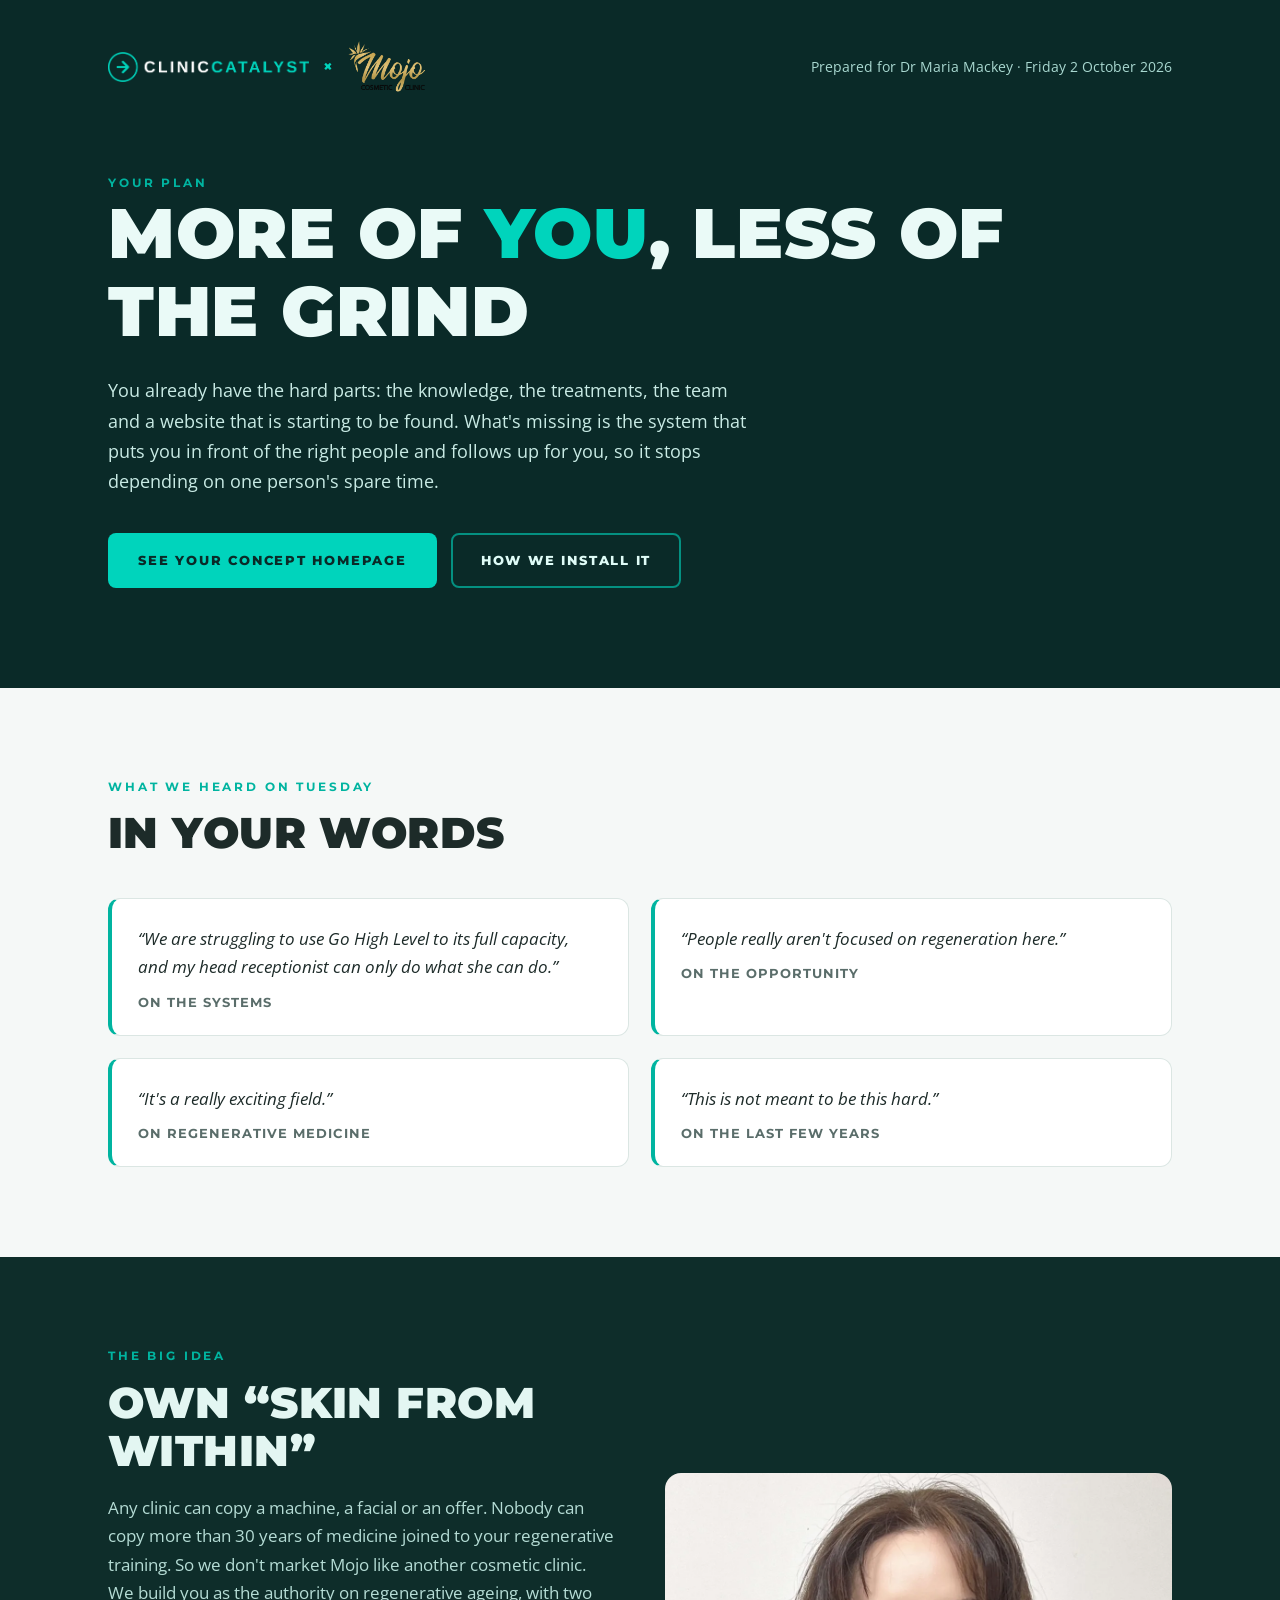
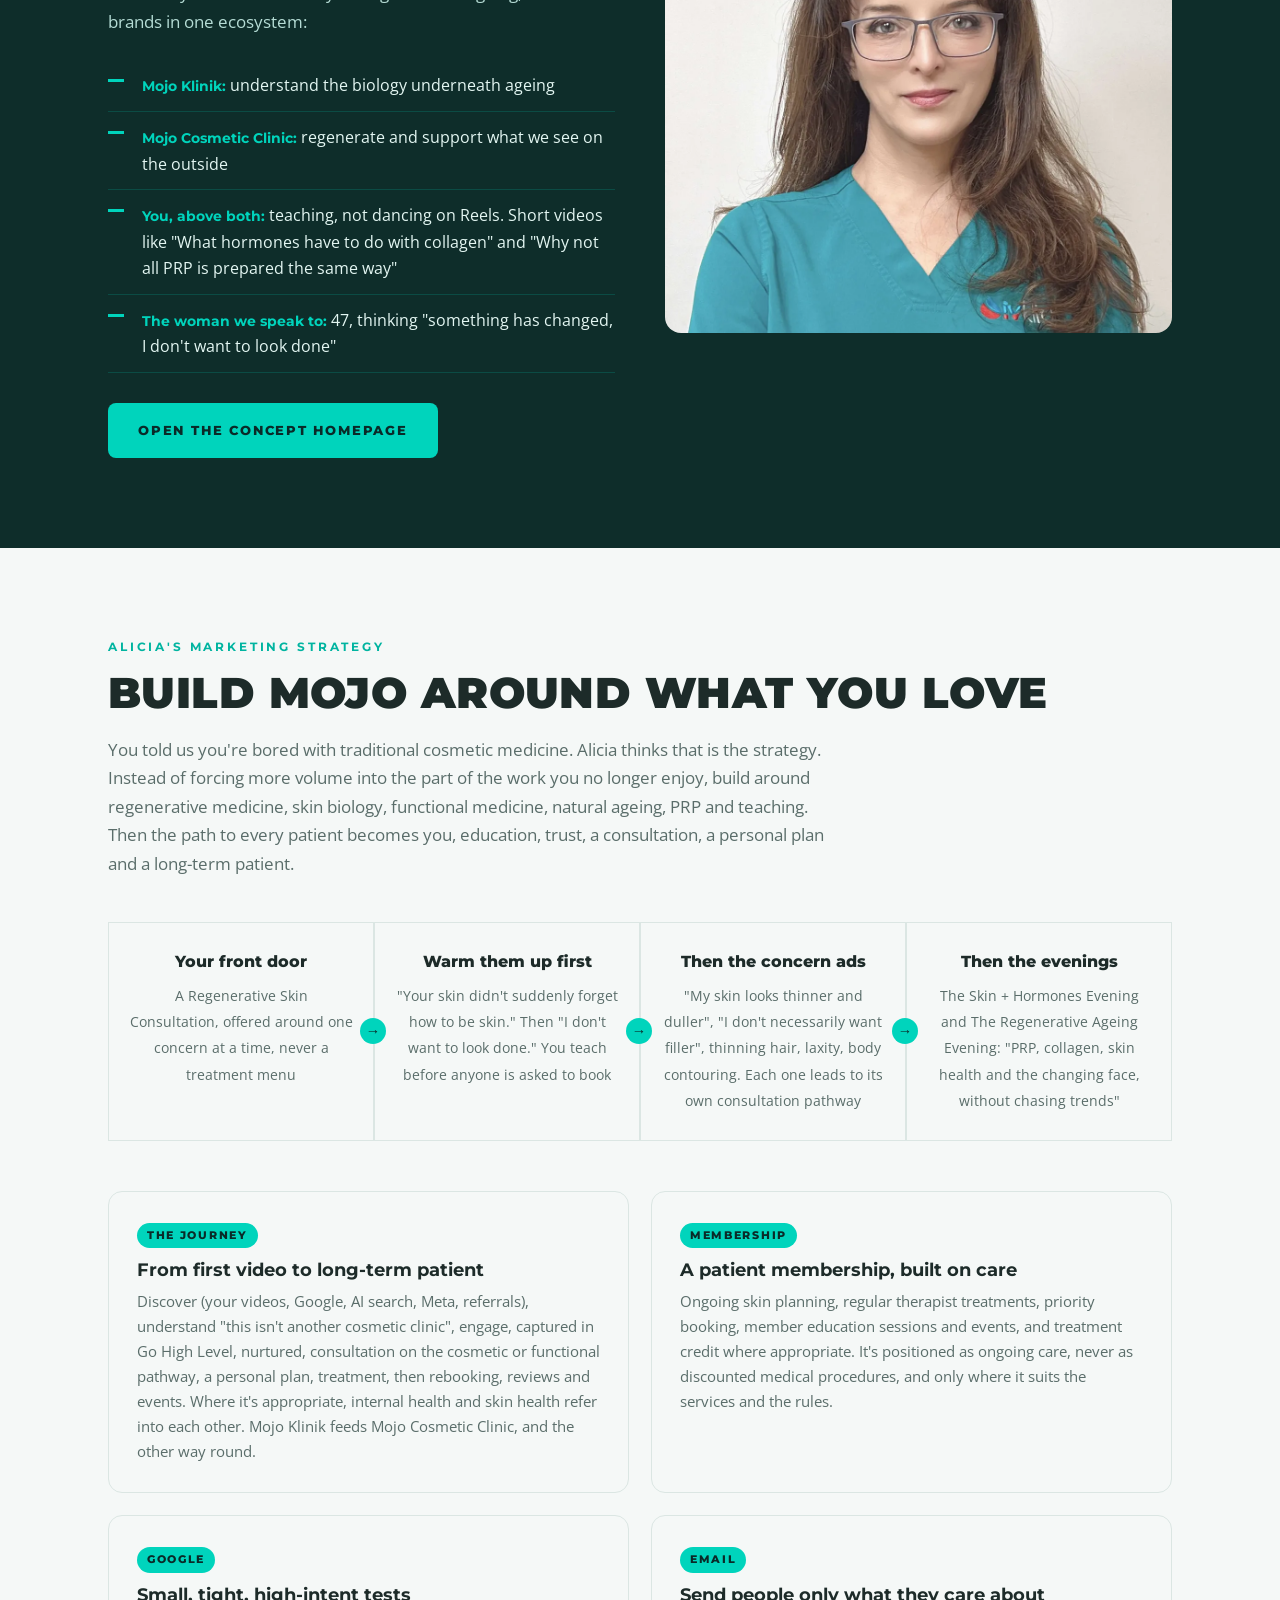
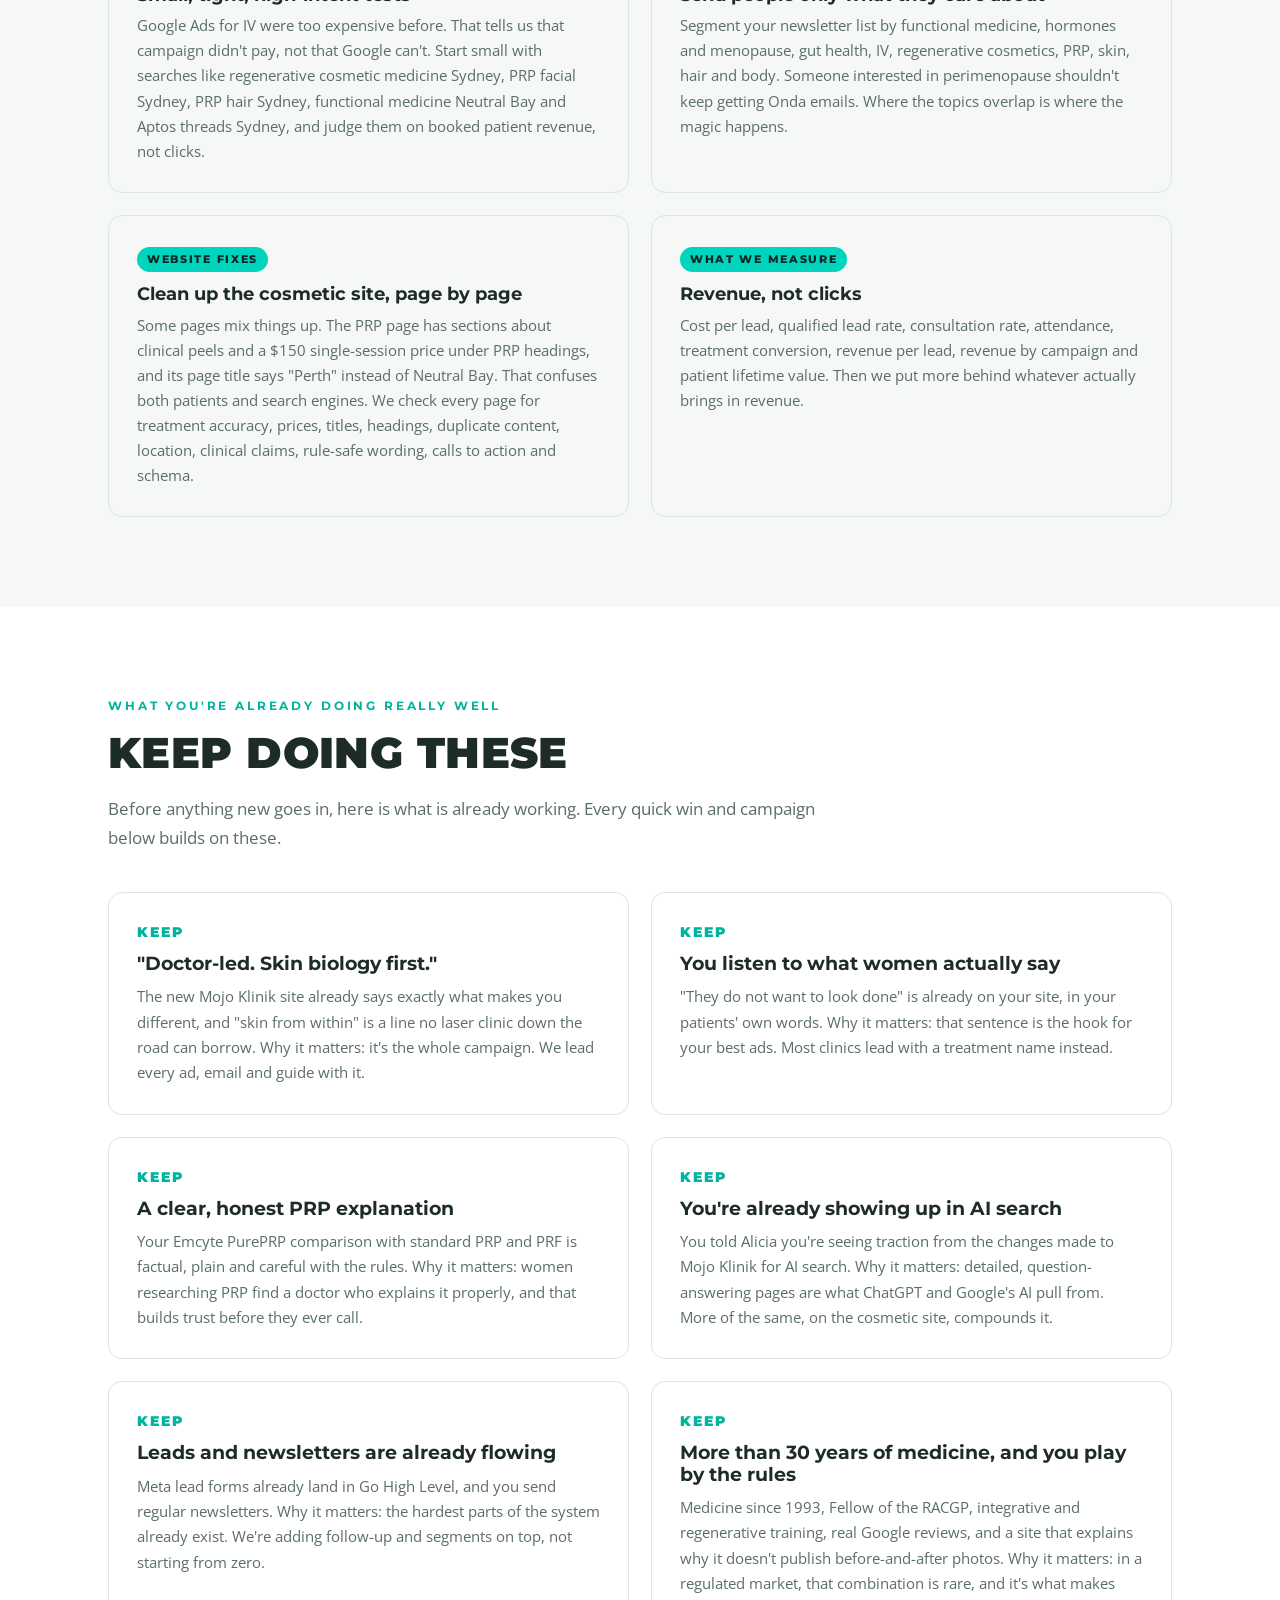
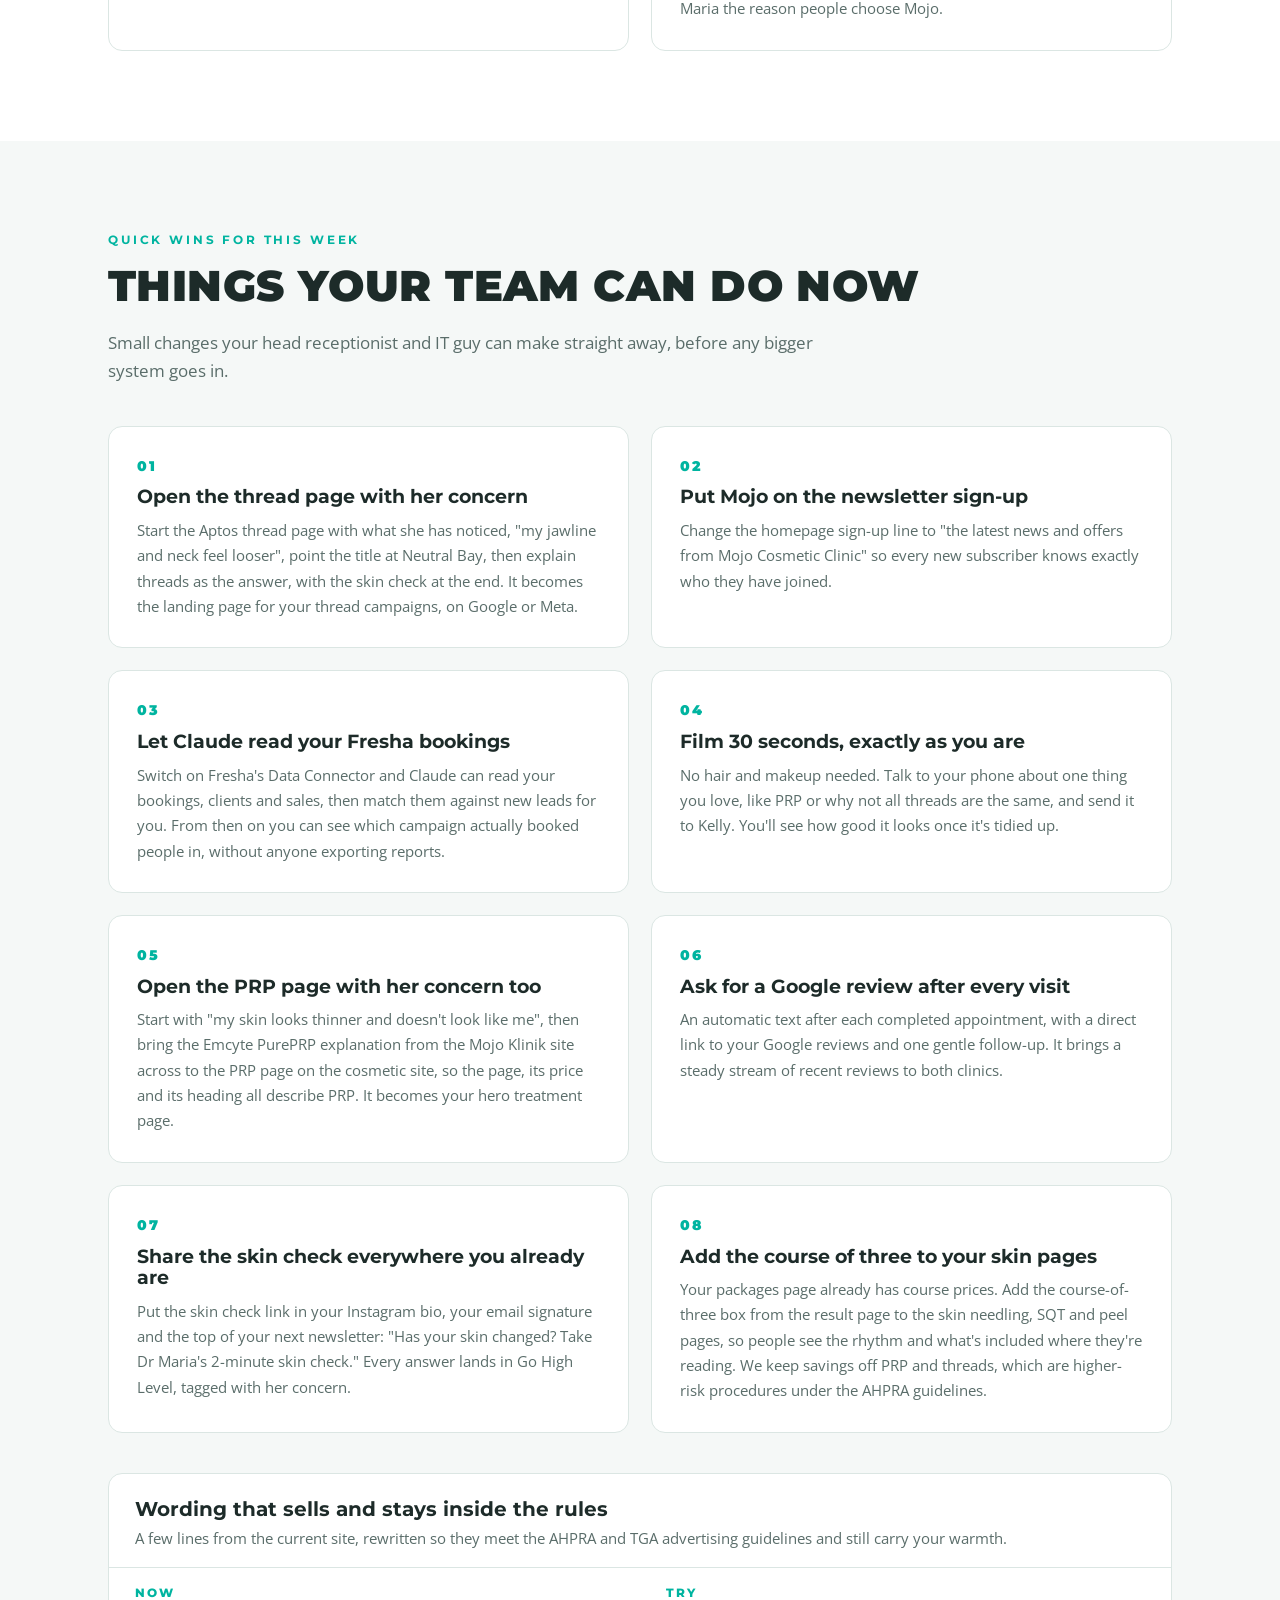
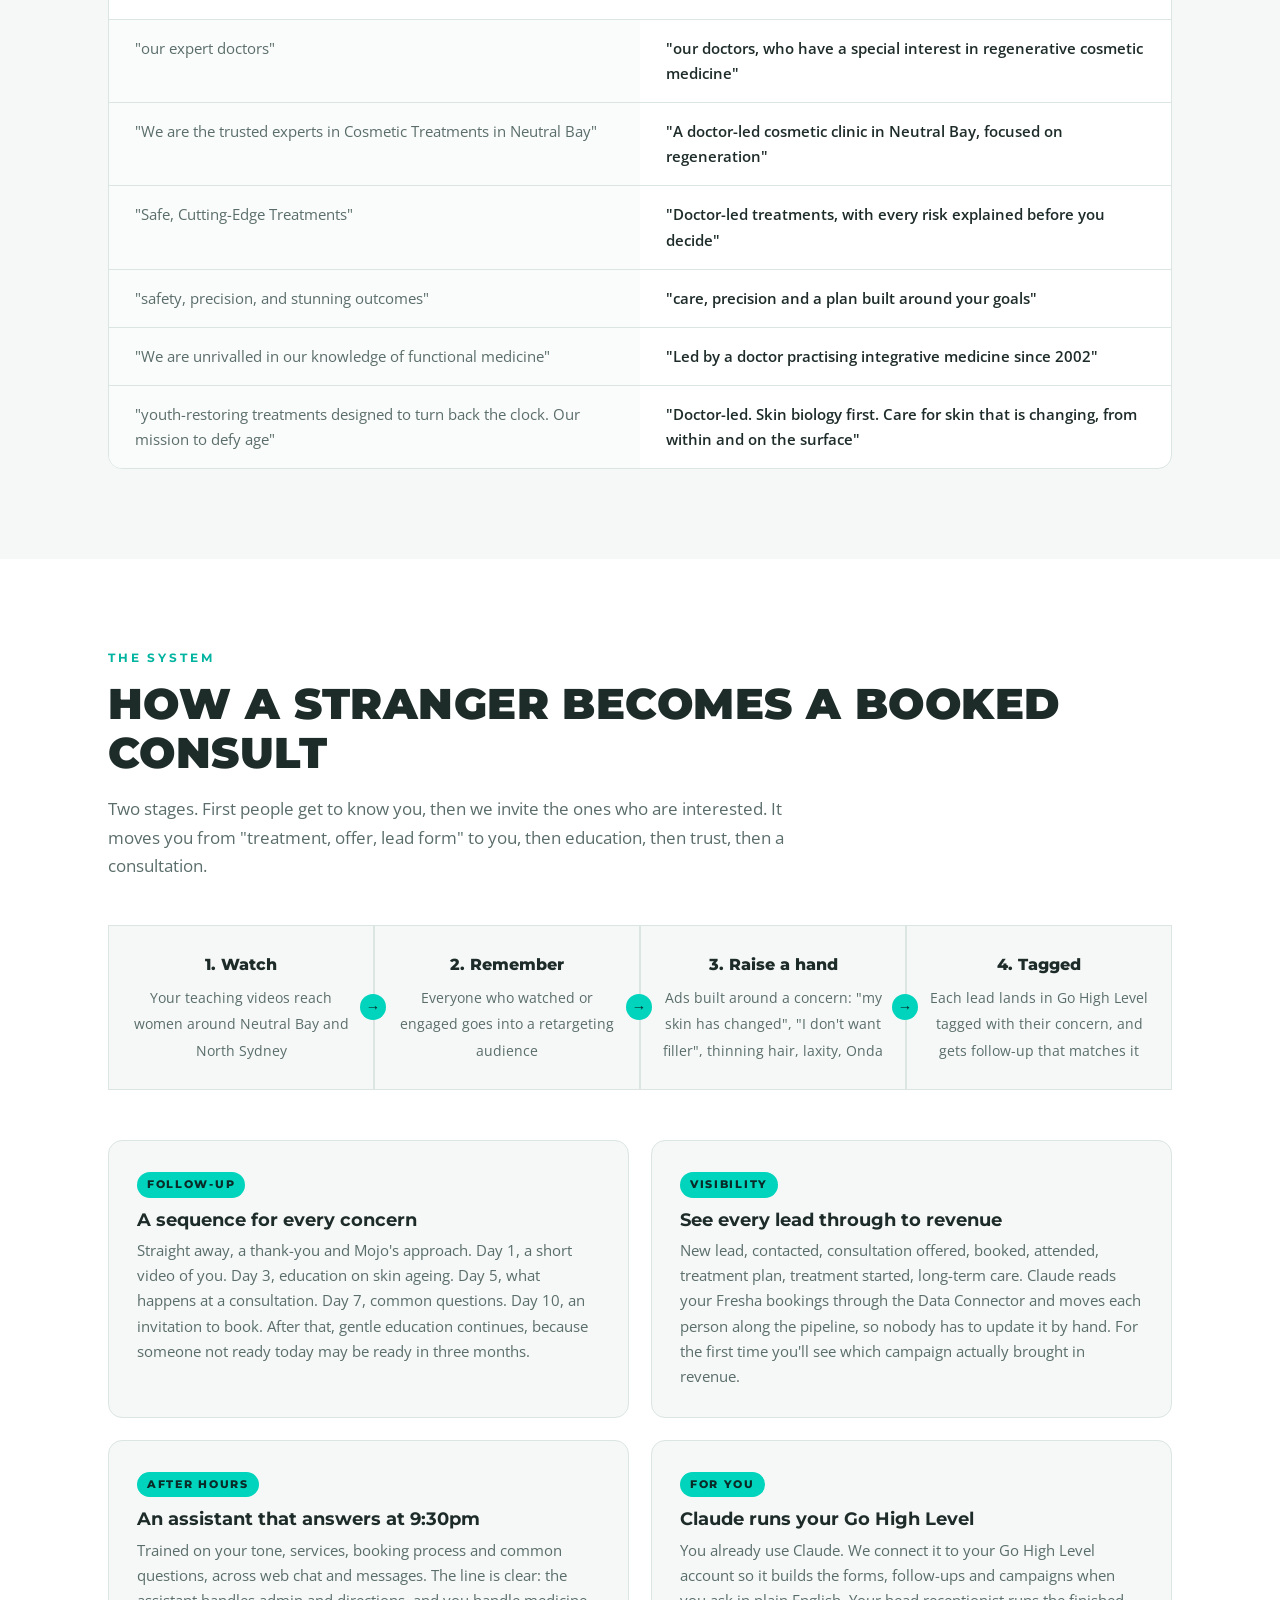
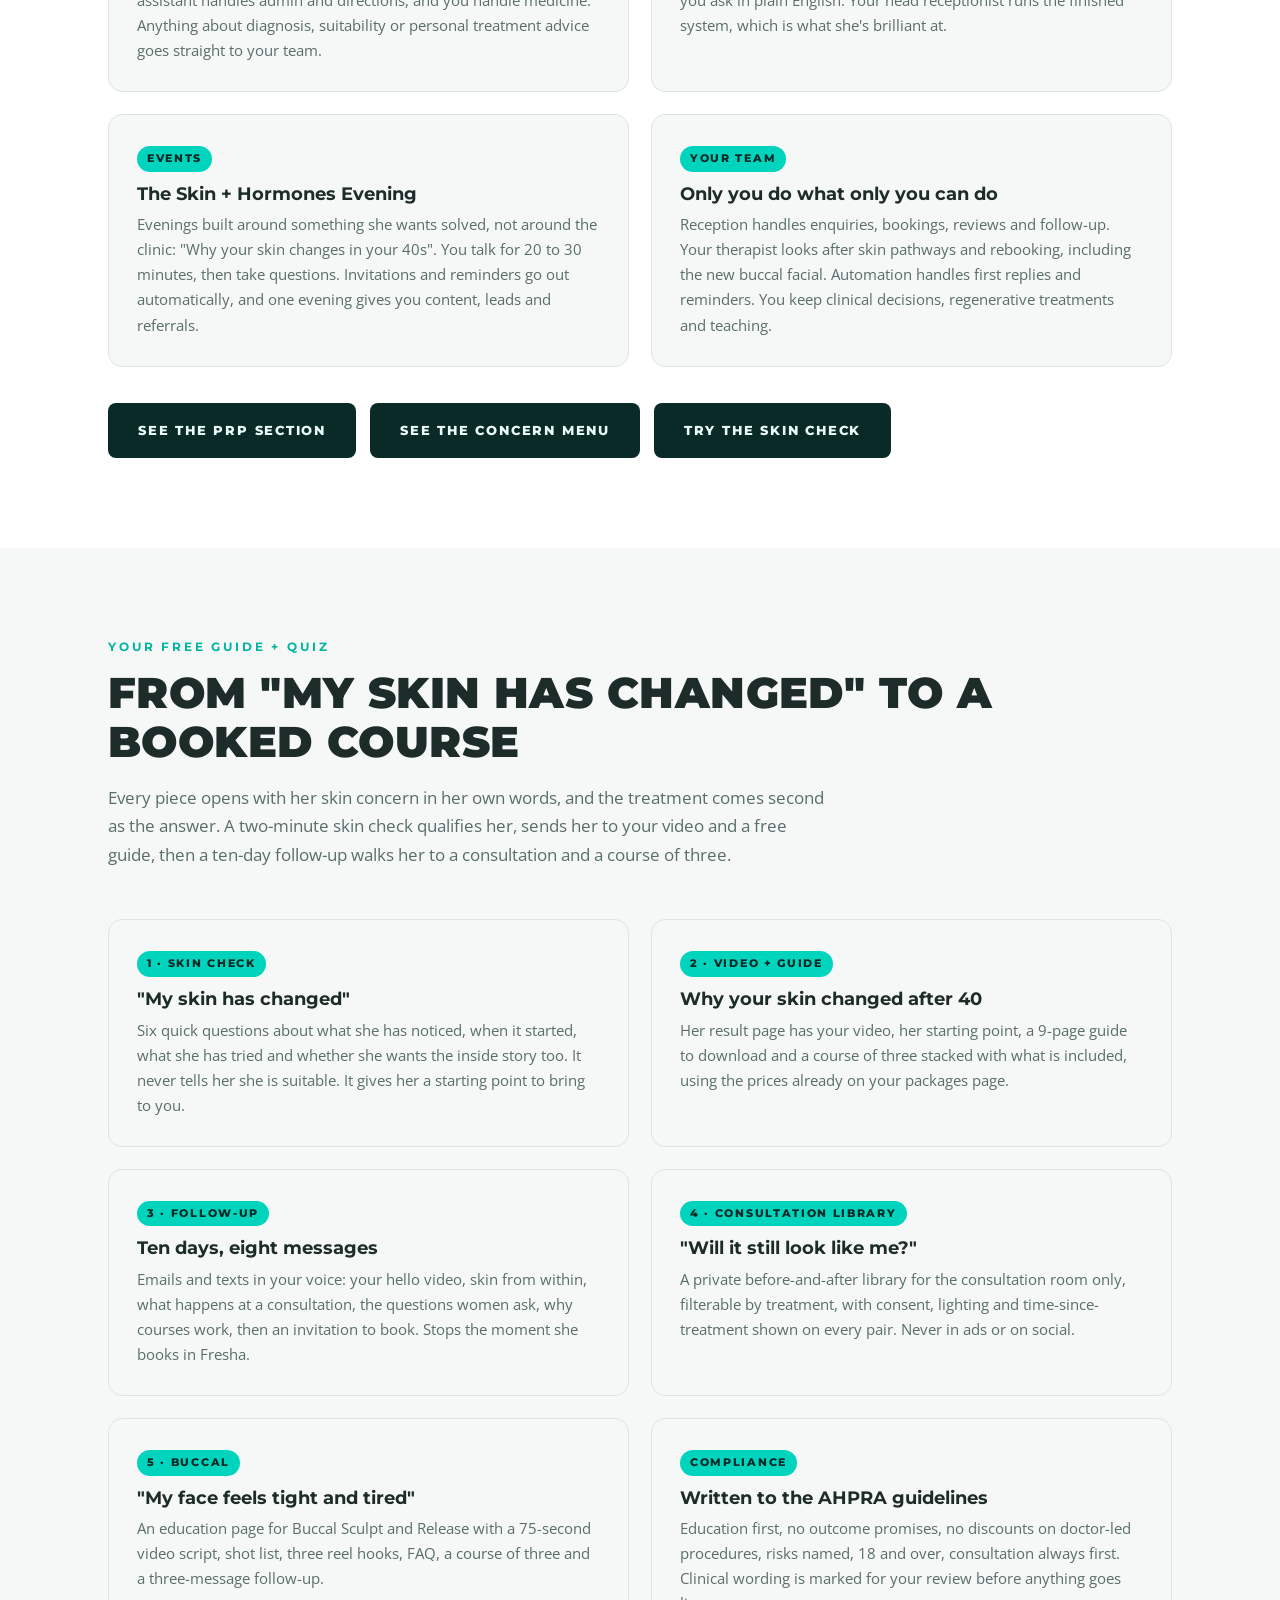
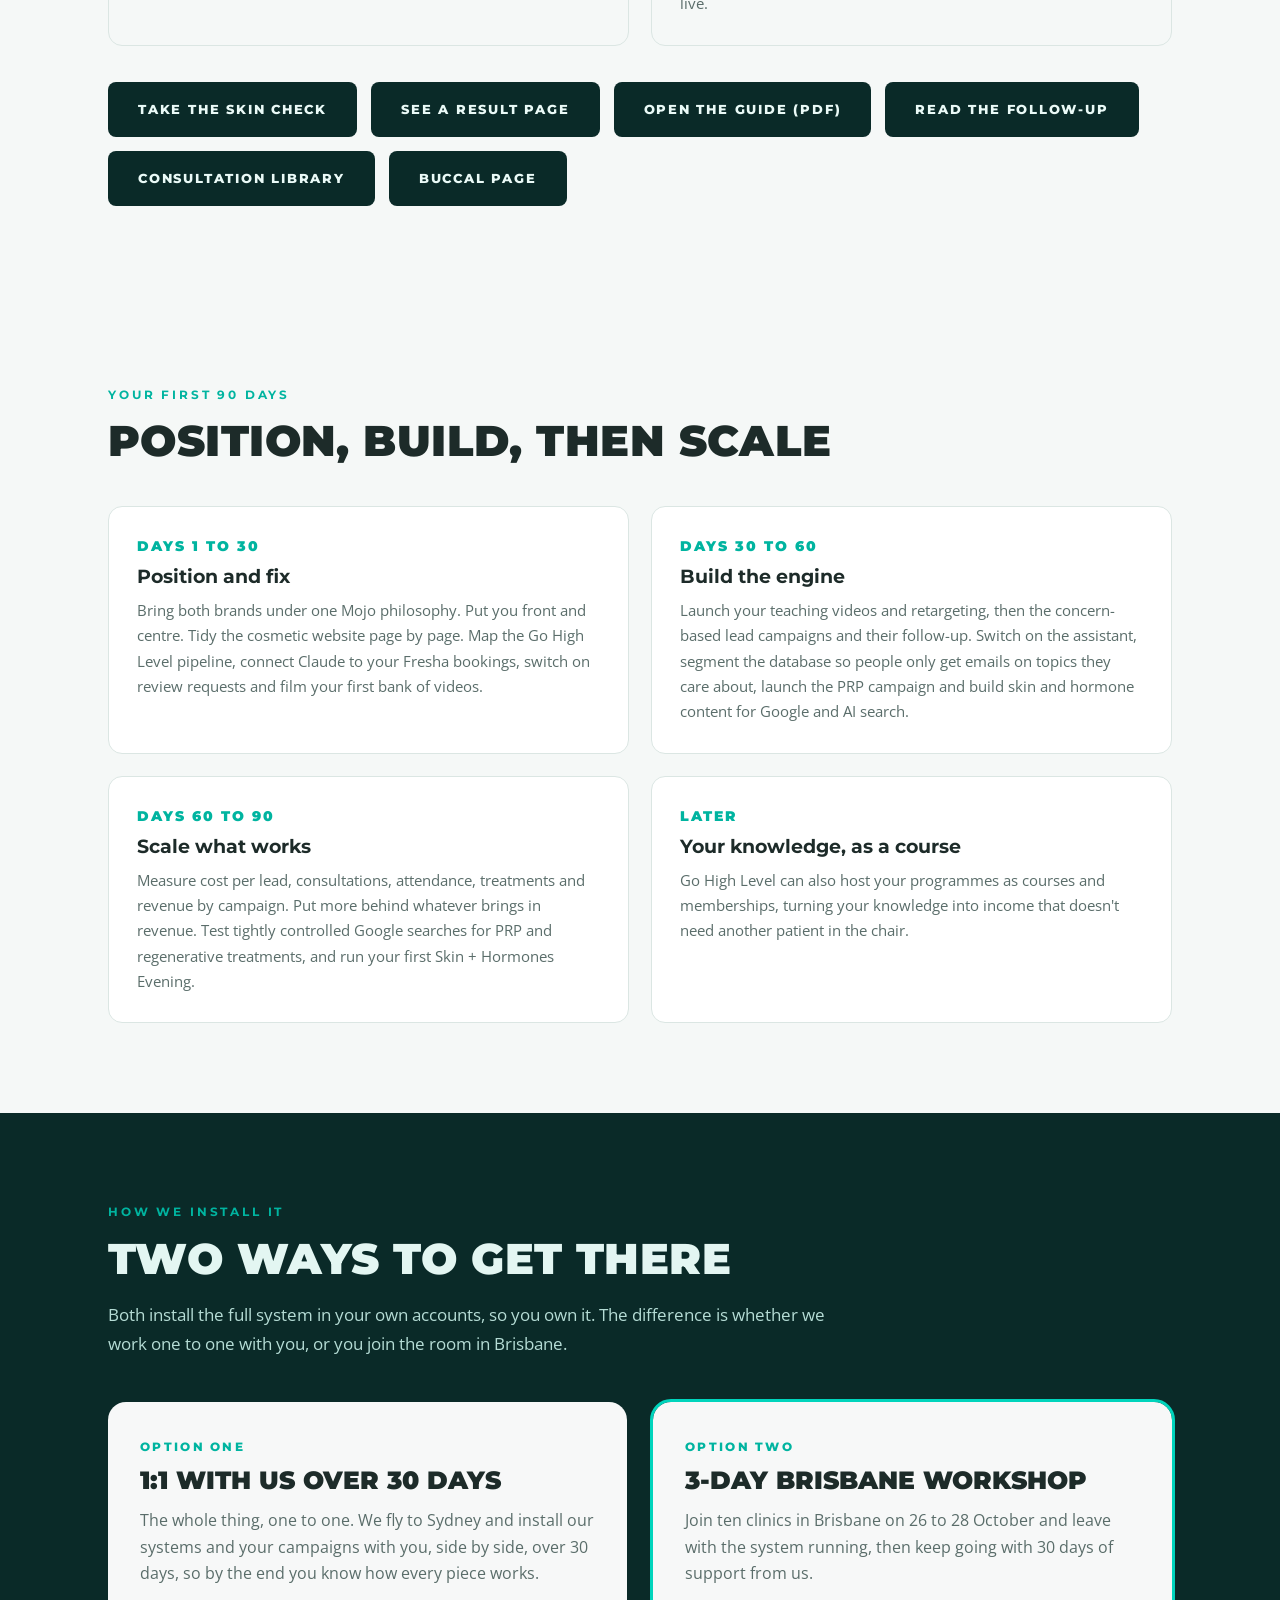
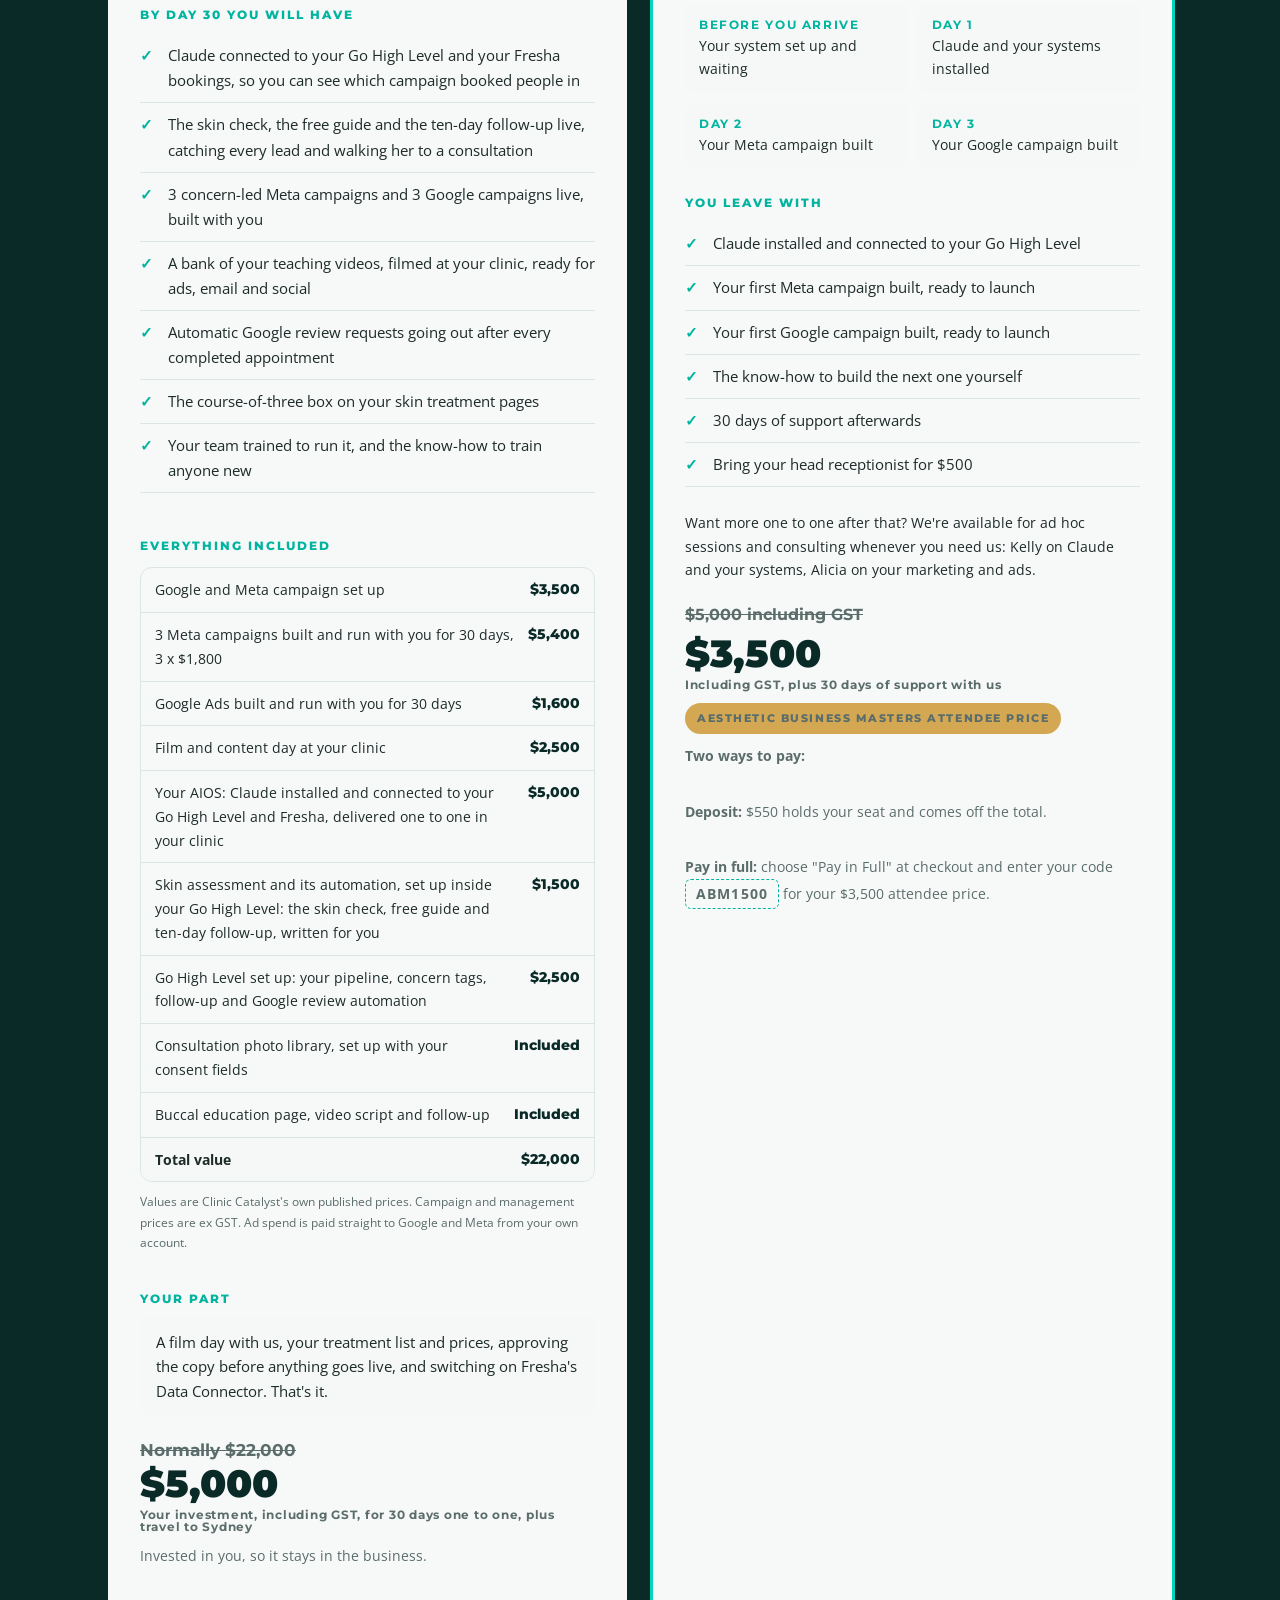
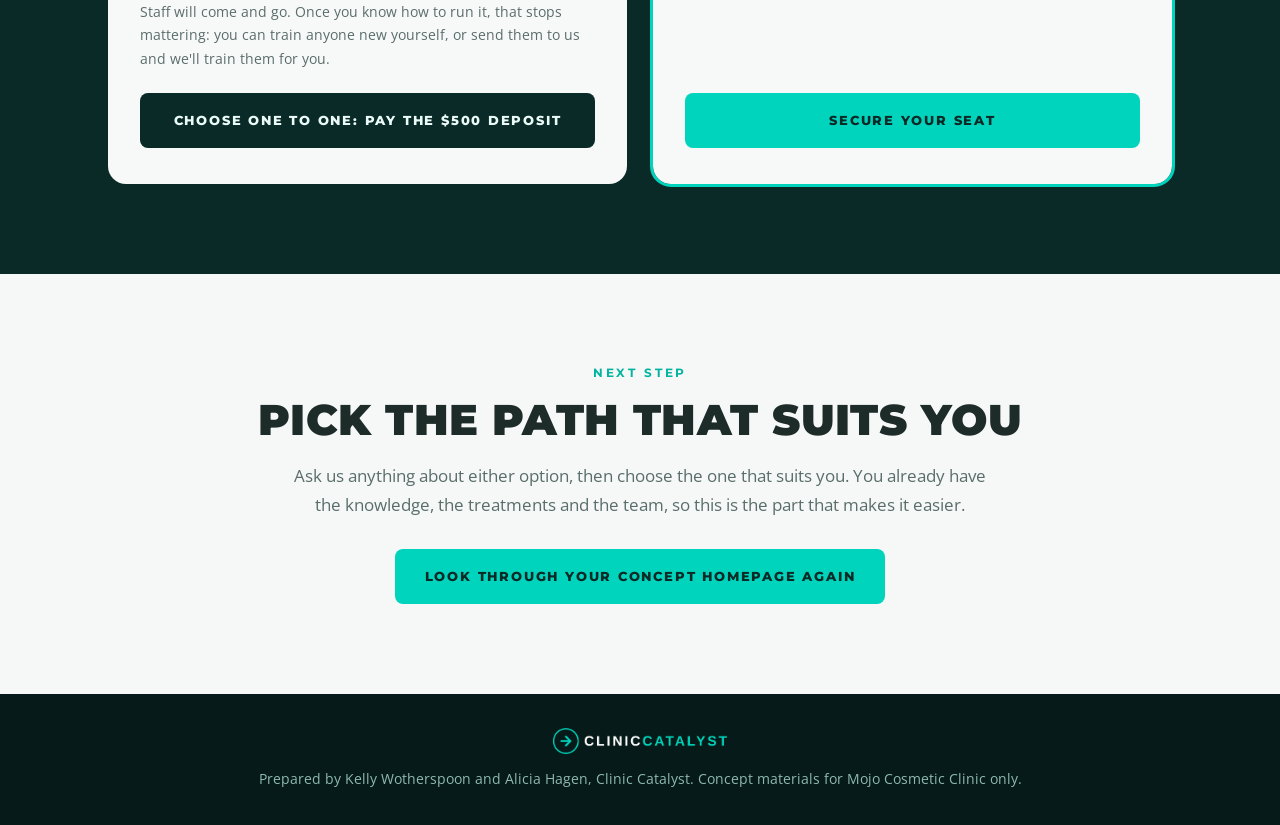
<file: index.html>
<!DOCTYPE html>
<html lang="en-AU">
<head>
<meta charset="utf-8">
<meta name="viewport" content="width=device-width, initial-scale=1">
<meta name="robots" content="noindex,nofollow">
<title>Mojo Cosmetic Clinic | Your plan from Clinic Catalyst</title>
<link rel="preconnect" href="https://fonts.googleapis.com">
<link rel="preconnect" href="https://fonts.gstatic.com" crossorigin>
<link href="https://fonts.googleapis.com/css2?family=Montserrat:wght@500;700;800;900&family=Open+Sans:ital,wght@0,400;0,600;1,400&display=swap" rel="stylesheet">
<style>
:root{--teal:#00B4A0;--teal-lt:#00D4BC;--hero:#0A2A28;--dark:#0E2D2A;--gold:#D4A853;--red:#E84040;--paper:#f5f8f7;--line:#dbe6e3;--text:#1d2b29;--muted:#5a6d6a}
*{box-sizing:border-box;margin:0;padding:0}
html{scroll-behavior:smooth}
body{font-family:'Open Sans',sans-serif;color:var(--text);background:var(--paper);line-height:1.65;overflow-x:hidden}
img{max-width:100%;display:block}
h1,h2,h3,h4{font-family:'Montserrat',sans-serif;line-height:1.12}
h1,h2{font-weight:900;text-transform:uppercase;letter-spacing:.01em}
.wrap{max-width:1120px;margin:0 auto;padding:0 28px}
.kicker{font-family:'Montserrat';font-weight:700;font-size:.74rem;letter-spacing:.24em;text-transform:uppercase;color:var(--teal)}
section{padding:90px 0}
h2{font-size:clamp(1.8rem,3.6vw,2.7rem);margin:12px 0 18px}
.lead{font-size:1.08rem;color:var(--muted);max-width:720px}
.btn{display:inline-flex;align-items:center;gap:.5em;padding:15px 28px;border-radius:8px;font-family:'Montserrat';font-weight:800;font-size:.8rem;letter-spacing:.14em;text-transform:uppercase;text-decoration:none;transition:.3s;border:2px solid transparent}
.btn-teal{background:var(--teal-lt);color:var(--hero)}
.btn-teal:hover{transform:translateY(-2px);filter:brightness(1.07)}
.btn-ghost{border-color:rgba(0,212,188,.6);color:#dffcf7}
.btn-ghost:hover{background:rgba(0,212,188,.12)}

/* hero */
.hero{position:relative;color:#eafaf7;background:var(--hero);overflow:hidden}
.hero:before{content:"";position:absolute;inset:0;background:url('https://assets.cdn.filesafe.space/nrnTN07xakan82JmlsuO/media/6b8775d4-7c48-4e51-ba81-26e0690cd1f5.webp') center/cover;opacity:.5}
.hero:after{content:"";position:absolute;inset:0;background:radial-gradient(ellipse at 30% 50%,rgba(10,42,40,.55),rgba(10,42,40,.92) 75%)}
.hero .wrap{position:relative;z-index:2;padding-top:40px;padding-bottom:100px}
.topbar{display:flex;justify-content:space-between;align-items:center;margin-bottom:80px;gap:16px;flex-wrap:wrap}
.topbar img{height:30px;width:auto}
.topbar .mojo{height:54px;border-radius:6px}
.topbar .x{font-family:'Montserrat';font-weight:800;color:var(--teal-lt);margin:0 14px}
.brands{display:flex;align-items:center}
.date{font-size:.85rem;color:#a9d8d0}
.hero h1{font-size:clamp(2.3rem,5.6vw,4.4rem);max-width:900px}
.hero h1 span{color:var(--teal-lt)}
.hero p{font-size:1.15rem;max-width:640px;margin:24px 0 36px;color:#c9ebe5}
.hero .ctas{display:flex;gap:14px;flex-wrap:wrap}

/* heard */
.quotes{display:grid;grid-template-columns:repeat(2,1fr);gap:22px;margin-top:40px}
.q{background:#fff;border:1px solid var(--line);border-left:4px solid var(--teal);border-radius:12px;padding:26px 26px 22px}
.q p{font-style:italic;font-size:1.08rem}
.q small{display:block;margin-top:10px;color:var(--muted);font-size:.8rem;letter-spacing:.08em;text-transform:uppercase;font-family:'Montserrat';font-weight:700}

/* big idea */
.idea{background:var(--dark);color:#e3f6f2}
.idea .lead{color:#b5dcd5}
.idea-grid{display:grid;grid-template-columns:1fr 1fr;gap:50px;align-items:center}
.idea img{border-radius:16px;height:460px;width:100%;object-fit:cover;object-position:center top}
.idea ul{list-style:none;margin:24px 0 30px}
.idea li{padding:12px 0 12px 34px;position:relative;border-bottom:1px solid rgba(0,212,188,.18)}
.idea .lbl{color:var(--teal-lt);font-family:Montserrat,sans-serif;font-weight:700;font-size:.9rem}
.idea li:before{content:"";position:absolute;left:0;top:19px;width:16px;height:3px;background:var(--teal-lt)}

/* quick wins */
.wins{display:grid;grid-template-columns:repeat(2,1fr);gap:22px;margin-top:40px}
.win{background:#fff;border:1px solid var(--line);border-radius:14px;padding:28px}
.win .n{font-family:'Montserrat';font-weight:900;color:var(--teal);font-size:.9rem;letter-spacing:.14em}
.win h3{font-size:1.2rem;margin:8px 0 10px}
.win p{color:var(--muted);font-size:.96rem}
.swaps{margin-top:40px;background:#fff;border:1px solid var(--line);border-radius:14px;overflow:hidden}
.swaps h3{padding:24px 26px 6px;font-size:1.25rem}
.swaps>p{padding:0 26px 16px;color:var(--muted);font-size:.95rem}
.row{display:grid;grid-template-columns:1fr 1fr;border-top:1px solid var(--line)}
.row div{padding:16px 26px;font-size:.95rem}
.row .from{color:var(--muted);background:#fafcfb}
.row .to{font-weight:600}
.row.head div{font-family:'Montserrat';font-weight:800;font-size:.72rem;letter-spacing:.16em;text-transform:uppercase;color:var(--teal);background:#fff}

/* system */
.system{background:#fff}
.flow{display:grid;grid-template-columns:repeat(4,1fr);gap:0;margin-top:44px;counter-reset:s}
.step{position:relative;padding:26px 20px;border:1px solid var(--line);background:var(--paper);text-align:center}
.step:not(:last-child):after{content:"\2192";position:absolute;right:-13px;top:50%;transform:translateY(-50%);background:var(--teal-lt);color:var(--hero);width:26px;height:26px;border-radius:50%;font-weight:800;z-index:2;line-height:26px;font-size:.9rem}
.step b{display:block;font-family:'Montserrat';font-weight:800;font-size:1rem;margin-bottom:6px}
.step span{font-size:.88rem;color:var(--muted)}
.pieces{display:grid;grid-template-columns:repeat(2,1fr);gap:22px;margin-top:50px}
.piece{border:1px solid var(--line);border-radius:14px;padding:28px;background:var(--paper)}
.piece h3{font-size:1.15rem;margin-bottom:8px}
.piece p{color:var(--muted);font-size:.95rem}
.piece .tag{display:inline-block;font-family:'Montserrat';font-weight:800;font-size:.66rem;letter-spacing:.16em;text-transform:uppercase;color:var(--hero);background:var(--teal-lt);padding:4px 10px;border-radius:20px;margin-bottom:12px}
.see{display:flex;gap:14px;flex-wrap:wrap;margin-top:36px}
.see .btn{background:var(--hero);color:#eafaf7}

/* options */
.options{background:var(--hero);color:#e3f6f2;position:relative;overflow:hidden}
.options:before{content:"";position:absolute;inset:0;background:url('https://assets.cdn.filesafe.space/nrnTN07xakan82JmlsuO/media/d95e79bc-9c15-44d6-834b-8b5d973399b3.webp') center/cover;opacity:.25}
.options .wrap{position:relative}
.options .lead{color:#b5dcd5}
.opt-grid{display:grid;grid-template-columns:1fr 1fr;gap:26px;margin-top:44px}
.opt{background:rgba(255,255,255,.97);color:var(--text);border-radius:18px;padding:36px 32px;display:flex;flex-direction:column}
.opt.rec{outline:3px solid var(--teal-lt)}
.opt .label{font-family:'Montserrat';font-weight:800;font-size:.72rem;letter-spacing:.2em;text-transform:uppercase;color:var(--teal)}
.opt h3{font-size:1.55rem;font-weight:900;text-transform:uppercase;margin:10px 0 12px}
.opt>p{color:var(--muted)}
.opt ul{list-style:none;margin:20px 0 24px}
.opt li{padding:9px 0 9px 28px;position:relative;border-bottom:1px solid var(--line);font-size:.95rem}
.opt li:before{content:"\2713";position:absolute;left:0;color:var(--teal);font-weight:800}
.price{font-family:'Montserrat';font-weight:900;font-size:2.4rem;color:var(--hero);line-height:1}
.price small{display:block;font-size:.78rem;font-weight:700;color:var(--muted);letter-spacing:.06em;margin-top:6px}
.was{font-family:'Montserrat';font-weight:700;font-size:1rem;color:var(--muted);text-decoration:line-through;margin-bottom:6px}
.abm{display:inline-block;align-self:flex-start;margin-top:12px;background:var(--gold);color:var(--hero);font-family:'Montserrat';font-weight:800;font-size:.7rem;letter-spacing:.14em;text-transform:uppercase;padding:6px 12px;border-radius:20px}
.price-note{font-size:.9rem;color:var(--muted);margin:10px 0 22px}
.opt h4{font-family:'Montserrat';font-weight:800;font-size:.78rem;letter-spacing:.16em;text-transform:uppercase;color:var(--teal);margin:22px 0 4px}
.vs{border:1px solid var(--line);border-radius:12px;overflow:hidden;margin:10px 0 18px}
.vs div{display:flex;justify-content:space-between;gap:14px;padding:10px 14px;border-bottom:1px solid var(--line);font-size:.9rem}
.vs div:last-child{border-bottom:0}
.vs div span:last-child{font-family:'Montserrat';font-weight:800;white-space:nowrap;color:var(--hero)}
.vs .tbd span:last-child{font-family:'Open Sans';font-weight:600;font-size:.78rem;color:#9a6a12;background:#fff4dc;padding:2px 8px;border-radius:6px;white-space:normal;text-align:right}
.vs .tot{background:var(--paper)}
.vs .tot span{font-weight:700}
.normally{font-family:'Montserrat';font-weight:700;color:var(--muted);text-decoration:line-through;font-size:1.05rem}
.yourpart{background:var(--paper);border-radius:12px;padding:14px 16px;font-size:.92rem;color:var(--text);margin:6px 0 20px}
.opt .btn{margin-top:auto;justify-content:center}
.opt .btn-dark{background:var(--hero);color:#eafaf7}
.days{display:grid;grid-template-columns:repeat(2,1fr);gap:10px;margin:18px 0 6px}
.day{background:var(--paper);border-radius:10px;padding:12px 14px;font-size:.86rem}
.day b{display:block;font-family:'Montserrat';font-size:.72rem;letter-spacing:.14em;text-transform:uppercase;color:var(--teal)}

.next{text-align:center}
.next .lead{margin:0 auto 30px}
footer{background:#061b19;color:#8fb8b1;text-align:center;padding:34px 20px;font-size:.85rem}
footer img{height:26px;margin:0 auto 14px;width:auto}

.reveal{opacity:0;transform:translateY(26px);transition:.9s cubic-bezier(.2,.7,.2,1)}
.reveal.in{opacity:1;transform:none}

@media (max-width:860px){
  .quotes,.wins,.pieces,.opt-grid,.idea-grid{grid-template-columns:1fr}
  .flow{grid-template-columns:1fr 1fr;gap:14px}
  .step:after{display:none}
  .idea img{height:380px}
  .topbar{margin-bottom:50px}
  section{padding:66px 0}
}
@media (max-width:520px){
  .wrap{padding:0 18px}
  .flow{grid-template-columns:1fr}
  .row{grid-template-columns:1fr}
  .row .from{padding-bottom:6px}
  .row .to{padding-top:6px}
  .row.head{display:none}
  .row .from:before{content:"Now: ";font-weight:600}
  .row .to:before{content:"Try: ";color:var(--teal)}
  .opt{padding:28px 22px}
  .days{grid-template-columns:1fr}
  .topbar .mojo{height:44px}
  .topbar img{height:22px}
}
</style>
</head>
<body>

<header class="hero">
  <div class="wrap">
    <div class="topbar">
      <div class="brands"><img src="assets/cc-logo.png" alt="Clinic Catalyst"><span class="x">&times;</span><img class="mojo" src="assets/mojo-logo.webp" alt="Mojo Cosmetic Clinic"></div>
      <div class="date">Prepared for Dr Maria Mackey &middot; Friday 2 October 2026</div>
    </div>
    <div class="kicker">Your plan</div>
    <h1 class="reveal">More of <span>you</span>, less of the grind</h1>
    <p class="reveal">You already have the hard parts: the knowledge, the treatments, the team and a website that is starting to be found. What's missing is the system that puts you in front of the right people and follows up for you, so it stops depending on one person's spare time.</p>
    <div class="ctas reveal">
      <a class="btn btn-teal" href="website.html">See your concept homepage</a>
      <a class="btn btn-ghost" href="#options">How we install it</a>
    </div>
  </div>
</header>

<section id="heard">
  <div class="wrap">
    <div class="kicker">What we heard on Tuesday</div>
    <h2 class="reveal">In your words</h2>
    <div class="quotes">
      <div class="q reveal"><p>&ldquo;We are struggling to use Go High Level to its full capacity, and my head receptionist can only do what she can do.&rdquo;</p><small>On the systems</small></div>
      <div class="q reveal"><p>&ldquo;People really aren't focused on regeneration here.&rdquo;</p><small>On the opportunity</small></div>
      <div class="q reveal"><p>&ldquo;It's a really exciting field.&rdquo;</p><small>On regenerative medicine</small></div>
      <div class="q reveal"><p>&ldquo;This is not meant to be this hard.&rdquo;</p><small>On the last few years</small></div>
    </div>
  </div>
</section>

<section class="idea">
  <div class="wrap idea-grid">
    <div>
      <div class="kicker">The big idea</div>
      <h2 class="reveal">Own &ldquo;skin from within&rdquo;</h2>
      <p class="lead reveal">Any clinic can copy a machine, a facial or an offer. Nobody can copy more than 30 years of medicine joined to your regenerative training. So we don't market Mojo like another cosmetic clinic. We build you as the authority on regenerative ageing, with two brands in one ecosystem:</p>
      <ul class="reveal">
        <li><span class="lbl">Mojo Klinik:</span> understand the biology underneath ageing</li>
        <li><span class="lbl">Mojo Cosmetic Clinic:</span> regenerate and support what we see on the outside</li>
        <li><span class="lbl">You, above both:</span> teaching, not dancing on Reels. Short videos like "What hormones have to do with collagen" and "Why not all PRP is prepared the same way"</li>
        <li><span class="lbl">The woman we speak to:</span> 47, thinking "something has changed, I don't want to look done"</li>
      </ul>
      <a class="btn btn-teal reveal" href="website.html">Open the concept homepage</a>
    </div>
    <img class="reveal" src="assets/dr-maria.webp" alt="Dr Maria Mackey">
  </div>
</section>

<section class="system" id="alicia" style="background:var(--paper)">
  <div class="wrap">
    <div class="kicker">Alicia's marketing strategy</div>
    <h2 class="reveal">Build Mojo around what you love</h2>
    <p class="lead reveal">You told us you're bored with traditional cosmetic medicine. Alicia thinks that is the strategy. Instead of forcing more volume into the part of the work you no longer enjoy, build around regenerative medicine, skin biology, functional medicine, natural ageing, PRP and teaching. Then the path to every patient becomes you, education, trust, a consultation, a personal plan and a long-term patient.</p>

    <div class="flow">
      <div class="step reveal"><b>Your front door</b><span>A Regenerative Skin Consultation, offered around one concern at a time, never a treatment menu</span></div>
      <div class="step reveal"><b>Warm them up first</b><span>"Your skin didn't suddenly forget how to be skin." Then "I don't want to look done." You teach before anyone is asked to book</span></div>
      <div class="step reveal"><b>Then the concern ads</b><span>"My skin looks thinner and duller", "I don't necessarily want filler", thinning hair, laxity, body contouring. Each one leads to its own consultation pathway</span></div>
      <div class="step reveal"><b>Then the evenings</b><span>The Skin + Hormones Evening and The Regenerative Ageing Evening: "PRP, collagen, skin health and the changing face, without chasing trends"</span></div>
    </div>

    <div class="pieces">
      <div class="piece reveal"><span class="tag">The journey</span><h3>From first video to long-term patient</h3><p>Discover (your videos, Google, AI search, Meta, referrals), understand "this isn't another cosmetic clinic", engage, captured in Go High Level, nurtured, consultation on the cosmetic or functional pathway, a personal plan, treatment, then rebooking, reviews and events. Where it's appropriate, internal health and skin health refer into each other. Mojo Klinik feeds Mojo Cosmetic Clinic, and the other way round.</p></div>
      <div class="piece reveal"><span class="tag">Membership</span><h3>A patient membership, built on care</h3><p>Ongoing skin planning, regular therapist treatments, priority booking, member education sessions and events, and treatment credit where appropriate. It's positioned as ongoing care, never as discounted medical procedures, and only where it suits the services and the rules.</p></div>
      <div class="piece reveal"><span class="tag">Google</span><h3>Small, tight, high-intent tests</h3><p>Google Ads for IV were too expensive before. That tells us that campaign didn't pay, not that Google can't. Start small with searches like regenerative cosmetic medicine Sydney, PRP facial Sydney, PRP hair Sydney, functional medicine Neutral Bay and Aptos threads Sydney, and judge them on booked patient revenue, not clicks.</p></div>
      <div class="piece reveal"><span class="tag">Email</span><h3>Send people only what they care about</h3><p>Segment your newsletter list by functional medicine, hormones and menopause, gut health, IV, regenerative cosmetics, PRP, skin, hair and body. Someone interested in perimenopause shouldn't keep getting Onda emails. Where the topics overlap is where the magic happens.</p></div>
      <div class="piece reveal"><span class="tag">Website fixes</span><h3>Clean up the cosmetic site, page by page</h3><p>Some pages mix things up. The PRP page has sections about clinical peels and a $150 single-session price under PRP headings, and its page title says "Perth" instead of Neutral Bay. That confuses both patients and search engines. We check every page for treatment accuracy, prices, titles, headings, duplicate content, location, clinical claims, rule-safe wording, calls to action and schema.</p></div>
      <div class="piece reveal"><span class="tag">What we measure</span><h3>Revenue, not clicks</h3><p>Cost per lead, qualified lead rate, consultation rate, attendance, treatment conversion, revenue per lead, revenue by campaign and patient lifetime value. Then we put more behind whatever actually brings in revenue.</p></div>
    </div>
  </div>
</section>

<section id="well" style="background:#fff">
  <div class="wrap">
    <div class="kicker">What you're already doing really well</div>
    <h2 class="reveal">Keep doing these</h2>
    <p class="lead reveal">Before anything new goes in, here is what is already working. Every quick win and campaign below builds on these.</p>
    <div class="wins">
      <div class="win reveal"><div class="n">KEEP</div><h3>"Doctor-led. Skin biology first."</h3><p>The new Mojo Klinik site already says exactly what makes you different, and "skin from within" is a line no laser clinic down the road can borrow. Why it matters: it's the whole campaign. We lead every ad, email and guide with it.</p></div>
      <div class="win reveal"><div class="n">KEEP</div><h3>You listen to what women actually say</h3><p>"They do not want to look done" is already on your site, in your patients' own words. Why it matters: that sentence is the hook for your best ads. Most clinics lead with a treatment name instead.</p></div>
      <div class="win reveal"><div class="n">KEEP</div><h3>A clear, honest PRP explanation</h3><p>Your Emcyte PurePRP comparison with standard PRP and PRF is factual, plain and careful with the rules. Why it matters: women researching PRP find a doctor who explains it properly, and that builds trust before they ever call.</p></div>
      <div class="win reveal"><div class="n">KEEP</div><h3>You're already showing up in AI search</h3><p>You told Alicia you're seeing traction from the changes made to Mojo Klinik for AI search. Why it matters: detailed, question-answering pages are what ChatGPT and Google's AI pull from. More of the same, on the cosmetic site, compounds it.</p></div>
      <div class="win reveal"><div class="n">KEEP</div><h3>Leads and newsletters are already flowing</h3><p>Meta lead forms already land in Go High Level, and you send regular newsletters. Why it matters: the hardest parts of the system already exist. We're adding follow-up and segments on top, not starting from zero.</p></div>
      <div class="win reveal"><div class="n">KEEP</div><h3>More than 30 years of medicine, and you play by the rules</h3><p>Medicine since 1993, Fellow of the RACGP, integrative and regenerative training, real Google reviews, and a site that explains why it doesn't publish before-and-after photos. Why it matters: in a regulated market, that combination is rare, and it's what makes Maria the reason people choose Mojo.</p></div>
    </div>
  </div>
</section>

<section id="wins">
  <div class="wrap">
    <div class="kicker">Quick wins for this week</div>
    <h2 class="reveal">Things your team can do now</h2>
    <p class="lead reveal">Small changes your head receptionist and IT guy can make straight away, before any bigger system goes in.</p>
    <div class="wins">
      <div class="win reveal"><div class="n">01</div><h3>Open the thread page with her concern</h3><p>Start the Aptos thread page with what she has noticed, "my jawline and neck feel looser", point the title at Neutral Bay, then explain threads as the answer, with the skin check at the end. It becomes the landing page for your thread campaigns, on Google or Meta.</p></div>
      <div class="win reveal"><div class="n">02</div><h3>Put Mojo on the newsletter sign-up</h3><p>Change the homepage sign-up line to "the latest news and offers from Mojo Cosmetic Clinic" so every new subscriber knows exactly who they have joined.</p></div>
      <div class="win reveal"><div class="n">03</div><h3>Let Claude read your Fresha bookings</h3><p>Switch on Fresha's Data Connector and Claude can read your bookings, clients and sales, then match them against new leads for you. From then on you can see which campaign actually booked people in, without anyone exporting reports.</p></div>
      <div class="win reveal"><div class="n">04</div><h3>Film 30 seconds, exactly as you are</h3><p>No hair and makeup needed. Talk to your phone about one thing you love, like PRP or why not all threads are the same, and send it to Kelly. You'll see how good it looks once it's tidied up.</p></div>
      <div class="win reveal"><div class="n">05</div><h3>Open the PRP page with her concern too</h3><p>Start with "my skin looks thinner and doesn't look like me", then bring the Emcyte PurePRP explanation from the Mojo Klinik site across to the PRP page on the cosmetic site, so the page, its price and its heading all describe PRP. It becomes your hero treatment page.</p></div>
      <div class="win reveal"><div class="n">06</div><h3>Ask for a Google review after every visit</h3><p>An automatic text after each completed appointment, with a direct link to your Google reviews and one gentle follow-up. It brings a steady stream of recent reviews to both clinics.</p></div>
      <div class="win reveal"><div class="n">07</div><h3>Share the skin check everywhere you already are</h3><p>Put the skin check link in your Instagram bio, your email signature and the top of your next newsletter: "Has your skin changed? Take Dr Maria's 2-minute skin check." Every answer lands in Go High Level, tagged with her concern.</p></div>
      <div class="win reveal"><div class="n">08</div><h3>Add the course of three to your skin pages</h3><p>Your packages page already has course prices. Add the course-of-three box from the result page to the skin needling, SQT and peel pages, so people see the rhythm and what's included where they're reading. We keep savings off PRP and threads, which are higher-risk procedures under the AHPRA guidelines.</p></div>
    </div>

    <div class="swaps reveal">
      <h3>Wording that sells and stays inside the rules</h3>
      <p>A few lines from the current site, rewritten so they meet the AHPRA and TGA advertising guidelines and still carry your warmth.</p>
      <div class="row head"><div>Now</div><div>Try</div></div>
      <div class="row"><div class="from">"our expert doctors"</div><div class="to">"our doctors, who have a special interest in regenerative cosmetic medicine"</div></div>
      <div class="row"><div class="from">"We are the trusted experts in Cosmetic Treatments in Neutral Bay"</div><div class="to">"A doctor-led cosmetic clinic in Neutral Bay, focused on regeneration"</div></div>
      <div class="row"><div class="from">"Safe, Cutting-Edge Treatments"</div><div class="to">"Doctor-led treatments, with every risk explained before you decide"</div></div>
      <div class="row"><div class="from">"safety, precision, and stunning outcomes"</div><div class="to">"care, precision and a plan built around your goals"</div></div>
      <div class="row"><div class="from">"We are unrivalled in our knowledge of functional medicine"</div><div class="to">"Led by a doctor practising integrative medicine since 2002"</div></div>
      <div class="row"><div class="from">"youth-restoring treatments designed to turn back the clock. Our mission to defy age"</div><div class="to">"Doctor-led. Skin biology first. Care for skin that is changing, from within and on the surface"</div></div>
    </div>
  </div>
</section>

<section class="system">
  <div class="wrap">
    <div class="kicker">The system</div>
    <h2 class="reveal">How a stranger becomes a booked consult</h2>
    <p class="lead reveal">Two stages. First people get to know you, then we invite the ones who are interested. It moves you from "treatment, offer, lead form" to you, then education, then trust, then a consultation.</p>
    <div class="flow">
      <div class="step reveal"><b>1. Watch</b><span>Your teaching videos reach women around Neutral Bay and North Sydney</span></div>
      <div class="step reveal"><b>2. Remember</b><span>Everyone who watched or engaged goes into a retargeting audience</span></div>
      <div class="step reveal"><b>3. Raise a hand</b><span>Ads built around a concern: "my skin has changed", "I don't want filler", thinning hair, laxity, Onda</span></div>
      <div class="step reveal"><b>4. Tagged</b><span>Each lead lands in Go High Level tagged with their concern, and gets follow-up that matches it</span></div>
    </div>

    <div class="pieces">
      <div class="piece reveal"><span class="tag">Follow-up</span><h3>A sequence for every concern</h3><p>Straight away, a thank-you and Mojo's approach. Day 1, a short video of you. Day 3, education on skin ageing. Day 5, what happens at a consultation. Day 7, common questions. Day 10, an invitation to book. After that, gentle education continues, because someone not ready today may be ready in three months.</p></div>
      <div class="piece reveal"><span class="tag">Visibility</span><h3>See every lead through to revenue</h3><p>New lead, contacted, consultation offered, booked, attended, treatment plan, treatment started, long-term care. Claude reads your Fresha bookings through the Data Connector and moves each person along the pipeline, so nobody has to update it by hand. For the first time you'll see which campaign actually brought in revenue.</p></div>
      <div class="piece reveal"><span class="tag">After hours</span><h3>An assistant that answers at 9:30pm</h3><p>Trained on your tone, services, booking process and common questions, across web chat and messages. The line is clear: the assistant handles admin and directions, and you handle medicine. Anything about diagnosis, suitability or personal treatment advice goes straight to your team.</p></div>
      <div class="piece reveal"><span class="tag">For you</span><h3>Claude runs your Go High Level</h3><p>You already use Claude. We connect it to your Go High Level account so it builds the forms, follow-ups and campaigns when you ask in plain English. Your head receptionist runs the finished system, which is what she's brilliant at.</p></div>
      <div class="piece reveal"><span class="tag">Events</span><h3>The Skin + Hormones Evening</h3><p>Evenings built around something she wants solved, not around the clinic: "Why your skin changes in your 40s". You talk for 20 to 30 minutes, then take questions. Invitations and reminders go out automatically, and one evening gives you content, leads and referrals.</p></div>
      <div class="piece reveal"><span class="tag">Your team</span><h3>Only you do what only you can do</h3><p>Reception handles enquiries, bookings, reviews and follow-up. Your therapist looks after skin pathways and rebooking, including the new buccal facial. Automation handles first replies and reminders. You keep clinical decisions, regenerative treatments and teaching.</p></div>
    </div>
    <div class="see reveal">
      <a class="btn" href="website.html#prp">See the PRP section</a>
      <a class="btn" href="website.html#concerns">See the concern menu</a>
      <a class="btn" href="quiz.html">Try the skin check</a>
    </div>
  </div>
</section>

<section id="guide-funnel" style="background:var(--paper)">
  <div class="wrap">
    <div class="kicker">Your free guide + quiz</div>
    <h2 class="reveal">From "my skin has changed" to a booked course</h2>
    <p class="lead reveal">Every piece opens with her skin concern in her own words, and the treatment comes second as the answer. A two-minute skin check qualifies her, sends her to your video and a free guide, then a ten-day follow-up walks her to a consultation and a course of three.</p>
    <div class="pieces">
      <div class="piece reveal"><span class="tag">1 · Skin check</span><h3>"My skin has changed"</h3><p>Six quick questions about what she has noticed, when it started, what she has tried and whether she wants the inside story too. It never tells her she is suitable. It gives her a starting point to bring to you.</p></div>
      <div class="piece reveal"><span class="tag">2 · Video + guide</span><h3>Why your skin changed after 40</h3><p>Her result page has your video, her starting point, a 9-page guide to download and a course of three stacked with what is included, using the prices already on your packages page.</p></div>
      <div class="piece reveal"><span class="tag">3 · Follow-up</span><h3>Ten days, eight messages</h3><p>Emails and texts in your voice: your hello video, skin from within, what happens at a consultation, the questions women ask, why courses work, then an invitation to book. Stops the moment she books in Fresha.</p></div>
      <div class="piece reveal"><span class="tag">4 · Consultation library</span><h3>"Will it still look like me?"</h3><p>A private before-and-after library for the consultation room only, filterable by treatment, with consent, lighting and time-since-treatment shown on every pair. Never in ads or on social.</p></div>
      <div class="piece reveal"><span class="tag">5 · Buccal</span><h3>"My face feels tight and tired"</h3><p>An education page for Buccal Sculpt and Release with a 75-second video script, shot list, three reel hooks, FAQ, a course of three and a three-message follow-up.</p></div>
      <div class="piece reveal"><span class="tag">Compliance</span><h3>Written to the AHPRA guidelines</h3><p>Education first, no outcome promises, no discounts on doctor-led procedures, risks named, 18 and over, consultation always first. Clinical wording is marked for your review before anything goes live.</p></div>
    </div>
    <div class="see reveal">
      <a class="btn btn-teal" href="quiz.html">Take the skin check</a>
      <a class="btn" href="guide.html?start=within&amp;concern=thin&amp;name=Maria">See a result page</a>
      <a class="btn" href="assets/mojo-regenerative-skin-guide.pdf" target="_blank" rel="noopener">Open the guide (PDF)</a>
      <a class="btn" href="nurture.html">Read the follow-up</a>
      <a class="btn" href="results.html">Consultation library</a>
      <a class="btn" href="buccal.html">Buccal page</a>
    </div>
  </div>
</section>

<section id="roadmap">
  <div class="wrap">
    <div class="kicker">Your first 90 days</div>
    <h2 class="reveal">Position, build, then scale</h2>
    <div class="wins">
      <div class="win reveal"><div class="n">DAYS 1 TO 30</div><h3>Position and fix</h3><p>Bring both brands under one Mojo philosophy. Put you front and centre. Tidy the cosmetic website page by page. Map the Go High Level pipeline, connect Claude to your Fresha bookings, switch on review requests and film your first bank of videos.</p></div>
      <div class="win reveal"><div class="n">DAYS 30 TO 60</div><h3>Build the engine</h3><p>Launch your teaching videos and retargeting, then the concern-based lead campaigns and their follow-up. Switch on the assistant, segment the database so people only get emails on topics they care about, launch the PRP campaign and build skin and hormone content for Google and AI search.</p></div>
      <div class="win reveal"><div class="n">DAYS 60 TO 90</div><h3>Scale what works</h3><p>Measure cost per lead, consultations, attendance, treatments and revenue by campaign. Put more behind whatever brings in revenue. Test tightly controlled Google searches for PRP and regenerative treatments, and run your first Skin + Hormones Evening.</p></div>
      <div class="win reveal"><div class="n">LATER</div><h3>Your knowledge, as a course</h3><p>Go High Level can also host your programmes as courses and memberships, turning your knowledge into income that doesn't need another patient in the chair.</p></div>
    </div>
  </div>
</section>

<section class="options" id="options">
  <div class="wrap">
    <div class="kicker">How we install it</div>
    <h2 class="reveal">Two ways to get there</h2>
    <p class="lead reveal">Both install the full system in your own accounts, so you own it. The difference is whether we work one to one with you, or you join the room in Brisbane.</p>
    <div class="opt-grid">
      <div class="opt reveal">
        <div class="label">Option one</div>
        <h3>1:1 with us over 30 days</h3>
        <p>The whole thing, one to one. We fly to Sydney and install our systems and your campaigns with you, side by side, over 30 days, so by the end you know how every piece works.</p>
        <h4>By day 30 you will have</h4>
        <ul style="margin-top:8px">
          <li>Claude connected to your Go High Level and your Fresha bookings, so you can see which campaign booked people in</li>
          <li>The skin check, the free guide and the ten-day follow-up live, catching every lead and walking her to a consultation</li>
          <li>3 concern-led Meta campaigns and 3 Google campaigns live, built with you</li>
          <li>A bank of your teaching videos, filmed at your clinic, ready for ads, email and social</li>
          <li>Automatic Google review requests going out after every completed appointment</li>
          <li>The course-of-three box on your skin treatment pages</li>
          <li>Your team trained to run it, and the know-how to train anyone new</li>
        </ul>
        <h4>Everything included</h4>
        <div class="vs">
          <div><span>Google and Meta campaign set up</span><span>$3,500</span></div>
          <div><span>3 Meta campaigns built and run with you for 30 days, 3 x $1,800</span><span>$5,400</span></div>
          <div><span>Google Ads built and run with you for 30 days</span><span>$1,600</span></div>
          <div><span>Film and content day at your clinic</span><span>$2,500</span></div>
          <div><span>Your AIOS: Claude installed and connected to your Go High Level and Fresha, delivered one to one in your clinic</span><span>$5,000</span></div>
          <div><span>Skin assessment and its automation, set up inside your Go High Level: the skin check, free guide and ten-day follow-up, written for you</span><span>$1,500</span></div>
                    <div><span>Go High Level set up: your pipeline, concern tags, follow-up and Google review automation</span><span>$2,500</span></div>
          <div><span>Consultation photo library, set up with your consent fields</span><span>Included</span></div>
          <div><span>Buccal education page, video script and follow-up</span><span>Included</span></div>
          <div class="tot"><span>Total value</span><span>$22,000</span></div>
        </div>
        <p style="font-size:.78rem;color:var(--muted);margin:-8px 0 16px">Values are Clinic Catalyst's own published prices. Campaign and management prices are ex GST. Ad spend is paid straight to Google and Meta from your own account.</p>
        <h4>Your part</h4>
        <div class="yourpart">A film day with us, your treatment list and prices, approving the copy before anything goes live, and switching on Fresha's Data Connector. That's it.</div>
        <div class="normally">Normally $22,000</div>
        <div class="price">$5,000<small>Your investment, including GST, for 30 days one to one, plus travel to Sydney</small></div>
        <p class="price-note">Invested in you, so it stays in the business.</p>
        <p class="price-note">Staff will come and go. Once you know how to run it, that stops mattering: you can train anyone new yourself, or send them to us and we'll train them for you.</p>
        <a class="btn btn-dark" href="https://www.cliniccatalyst.com.au/store-product-detail/product/6aa0e2a37cec7087e4f9a002" target="_blank" rel="noopener">Choose one to one: pay the $500 deposit</a>
      </div>
      <div class="opt rec reveal">
        <div class="label">Option two</div>
        <h3>3-Day Brisbane Workshop</h3>
        <p>Join ten clinics in Brisbane on 26 to 28 October and leave with the system running, then keep going with 30 days of support from us.</p>
        <div class="days">
          <div class="day"><b>Before you arrive</b>Your system set up and waiting</div>
          <div class="day"><b>Day 1</b>Claude and your systems installed</div>
          <div class="day"><b>Day 2</b>Your Meta campaign built</div>
          <div class="day"><b>Day 3</b>Your Google campaign built</div>
        </div>
        <h4>You leave with</h4>
        <ul style="margin-top:8px">
          <li>Claude installed and connected to your Go High Level</li>
          <li>Your first Meta campaign built, ready to launch</li>
          <li>Your first Google campaign built, ready to launch</li>
          <li>The know-how to build the next one yourself</li>
          <li>30 days of support afterwards</li>
          <li>Bring your head receptionist for $500</li>
        </ul>
        <p class="price-note" style="margin:0 0 20px;color:var(--text)">Want more one to one after that? We're available for ad hoc sessions and consulting whenever you need us: Kelly on Claude and your systems, Alicia on your marketing and ads.</p>
        <div class="was">$5,000 including GST</div>
        <div class="price">$3,500<small>Including GST, plus 30 days of support with us</small></div>
        <p class="abm">Aesthetic Business Masters attendee price</p>
        <p class="price-note"><strong>Two ways to pay:</strong></p>
        <p class="price-note"><strong>Deposit:</strong> $550 holds your seat and comes off the total.</p>
        <p class="price-note"><strong>Pay in full:</strong> choose "Pay in Full" at checkout and enter your code <strong style="display:inline-block;padding:2px 10px;border:1px dashed var(--teal,#00CEA9);border-radius:6px;letter-spacing:.08em">ABM1500</strong> for your $3,500 attendee price.</p>
        <a class="btn btn-teal" href="https://www.cliniccatalyst.com.au/checkout" target="_blank" rel="noopener">Secure your seat</a>
      </div>
    </div>
  </div>
</section>

<section class="next" id="next">
  <div class="wrap">
    <div class="kicker">Next step</div>
    <h2 class="reveal">Pick the path that suits you</h2>
    <p class="lead reveal">Ask us anything about either option, then choose the one that suits you. You already have the knowledge, the treatments and the team, so this is the part that makes it easier.</p>
    <a class="btn btn-teal reveal" href="website.html">Look through your concept homepage again</a>
  </div>
</section>

<footer>
  <img src="assets/cc-logo.png" alt="Clinic Catalyst">
  Prepared by Kelly Wotherspoon and Alicia Hagen, Clinic Catalyst. Concept materials for Mojo Cosmetic Clinic only.
</footer>

<script>
const io=new IntersectionObserver(es=>es.forEach(e=>{if(e.isIntersecting){e.target.classList.add('in');io.unobserve(e.target)}}),{threshold:.1});
document.querySelectorAll('.reveal').forEach(el=>io.observe(el));
</script>
</body>
</html>
</file>
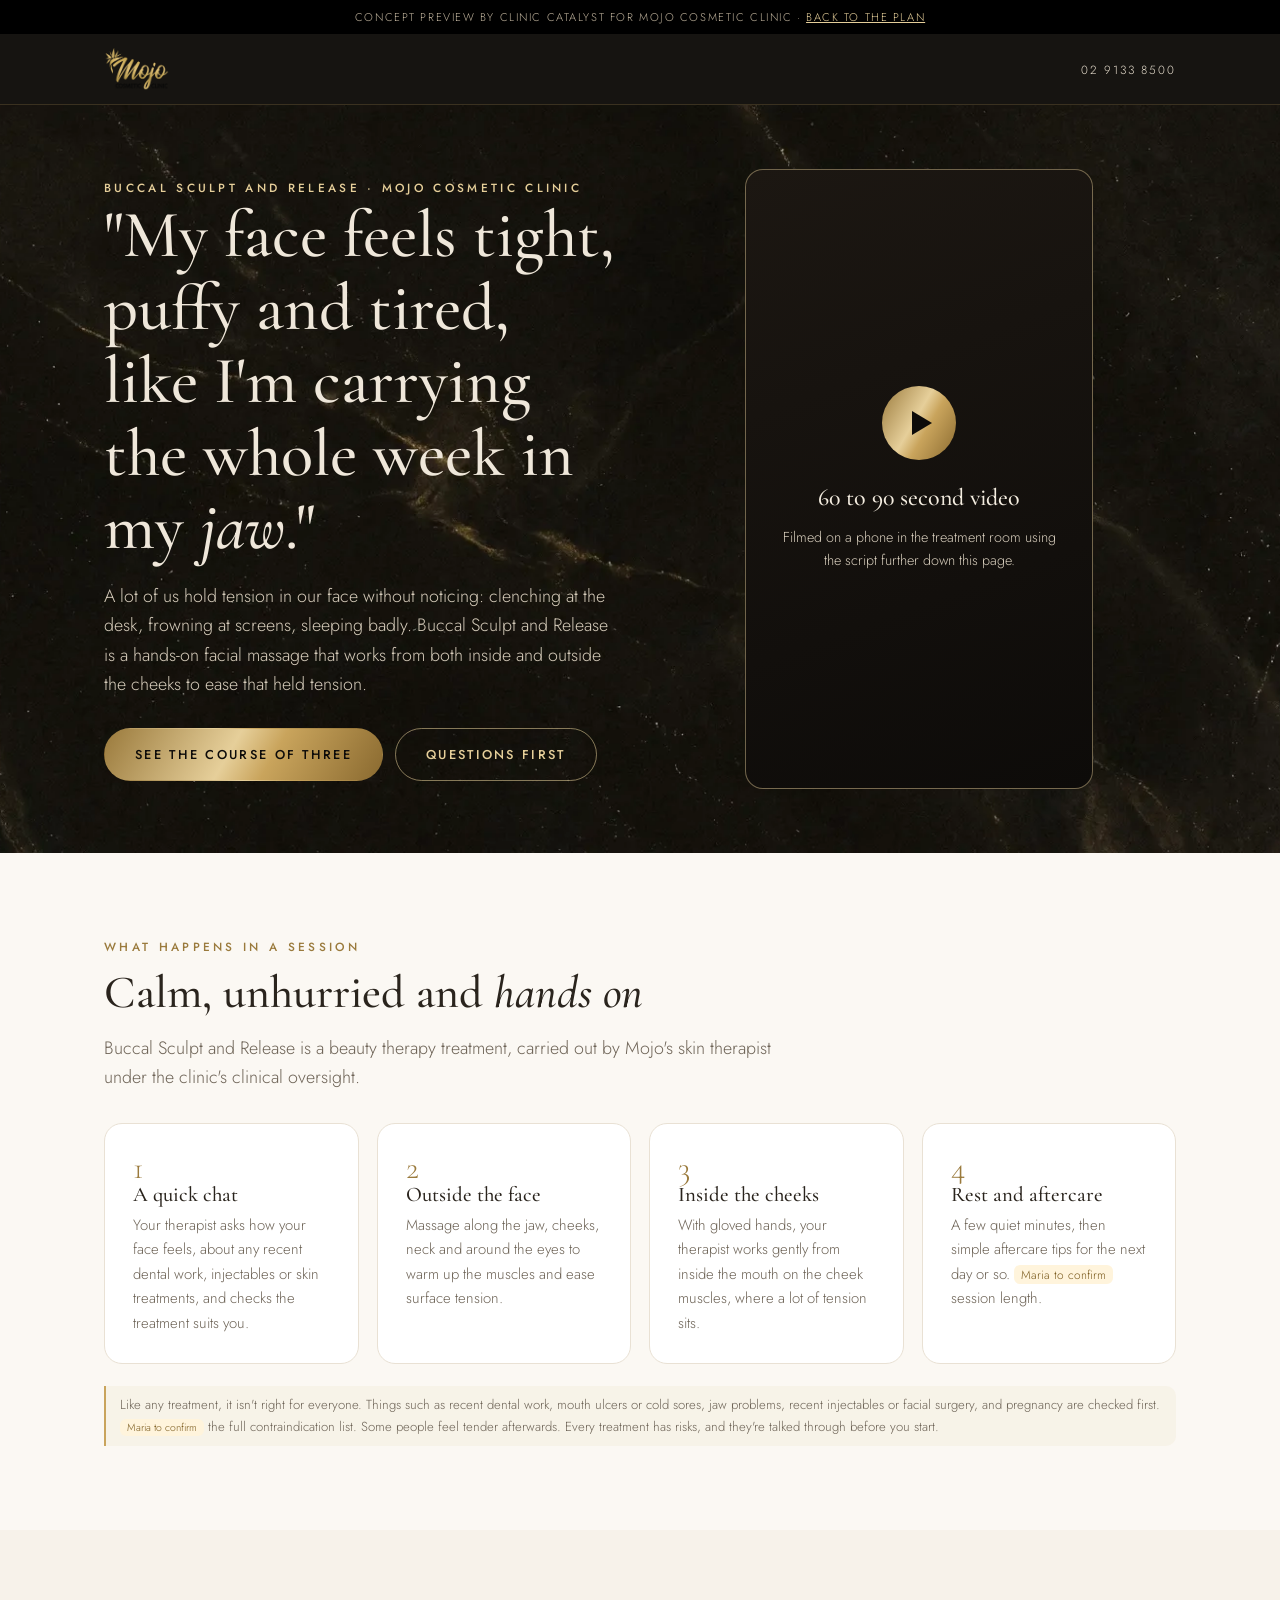
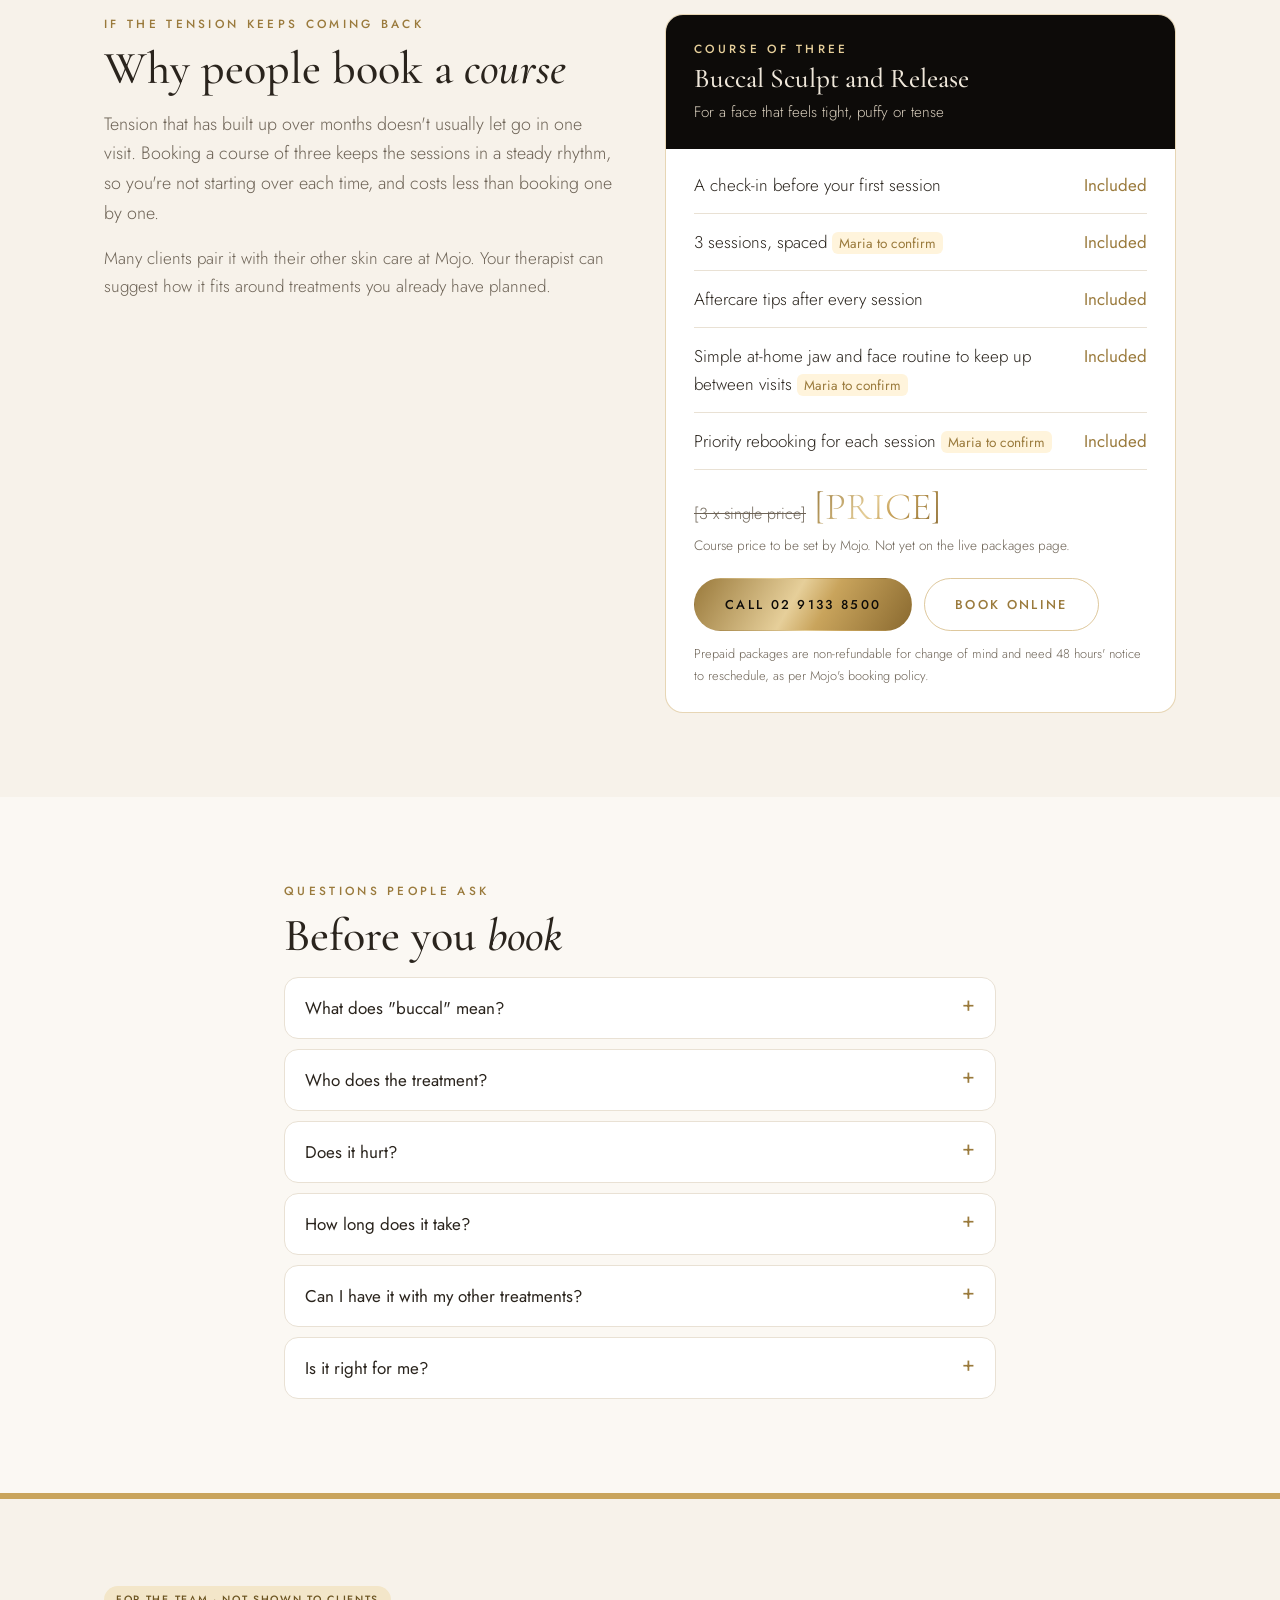
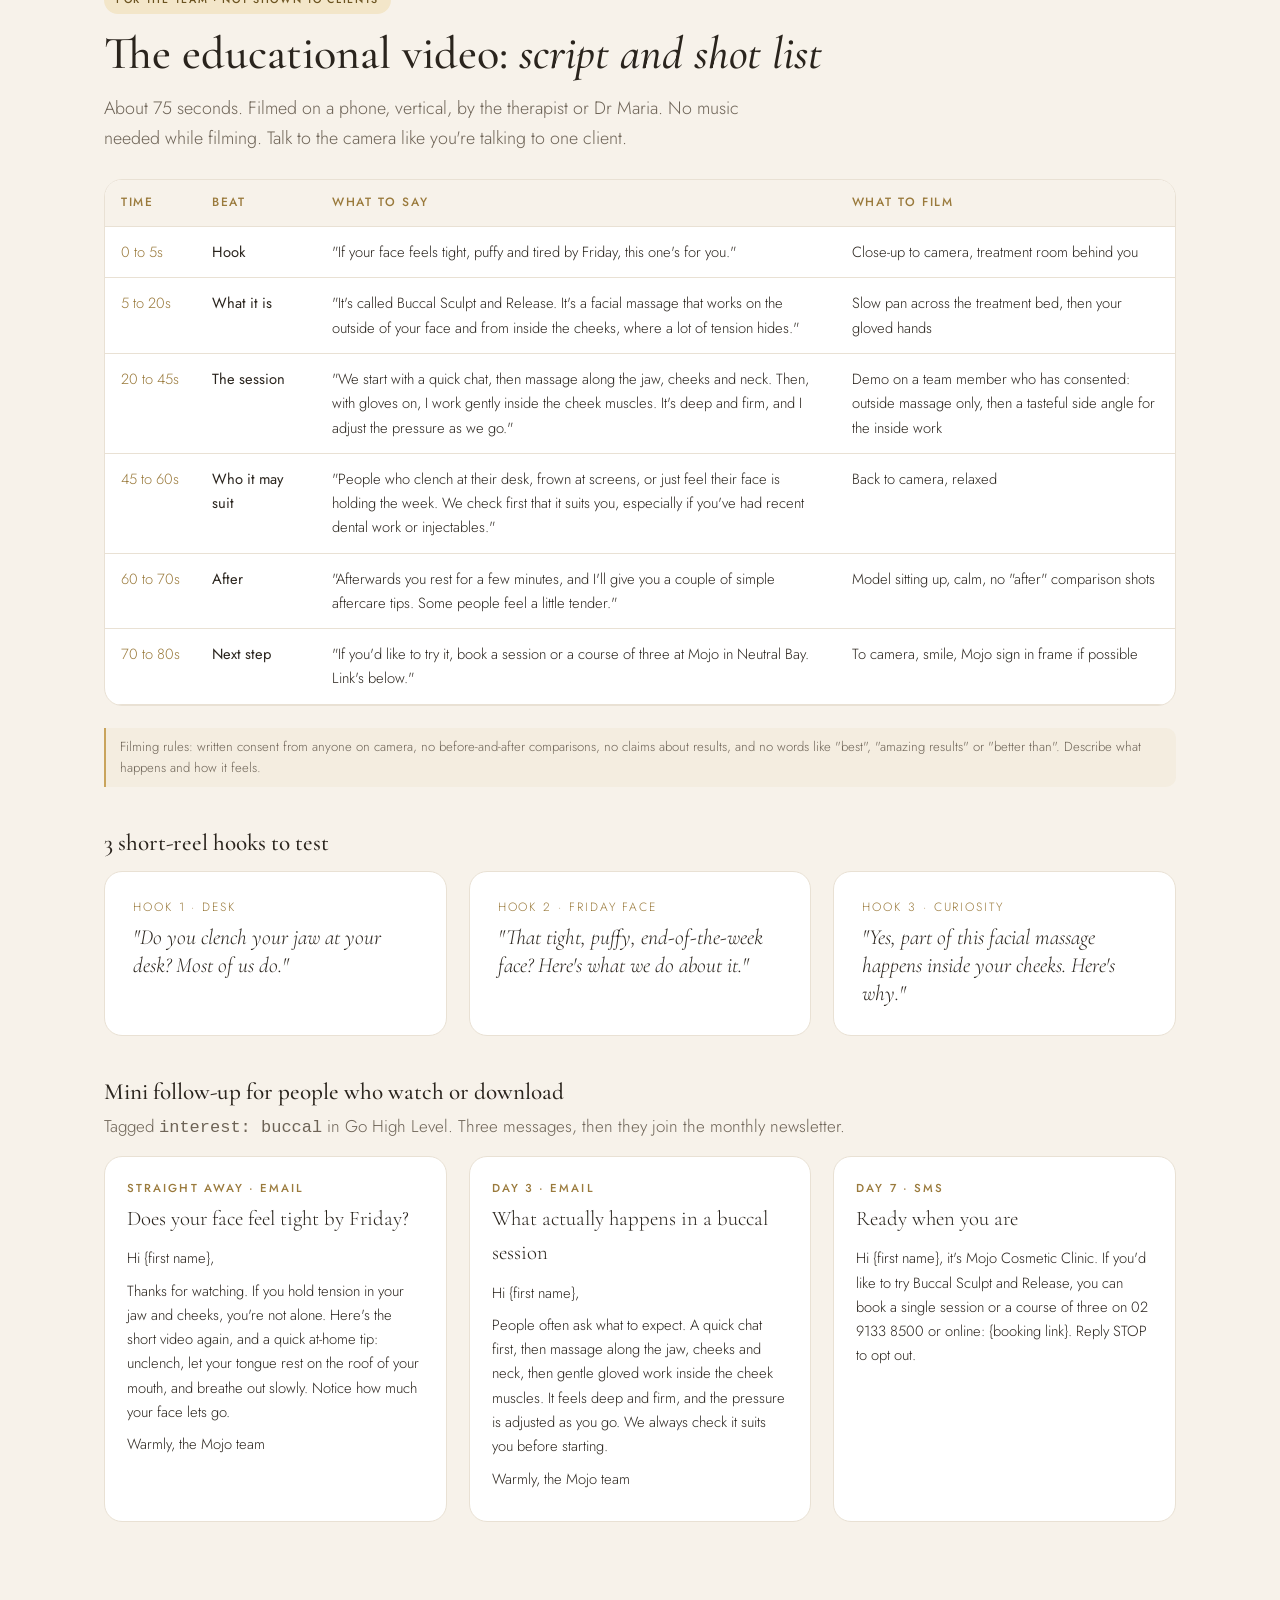
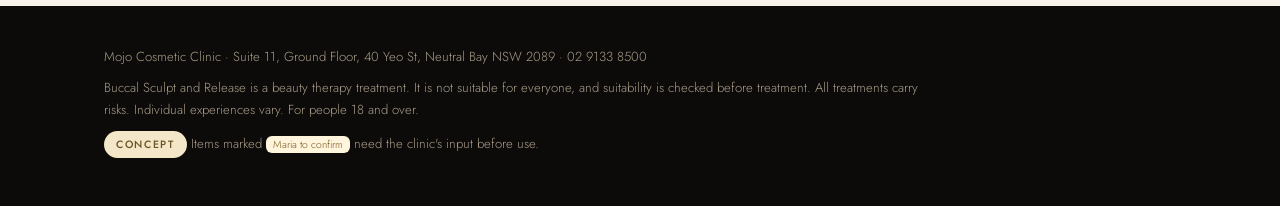
<file: buccal.html>
<!DOCTYPE html>
<html lang="en-AU">
<head>
<meta charset="utf-8">
<meta name="viewport" content="width=device-width, initial-scale=1">
<meta name="robots" content="noindex,nofollow">
<title>Does your face feel tight and tired? | Buccal Sculpt and Release | Mojo Cosmetic Clinic</title>
<link rel="preconnect" href="https://fonts.googleapis.com">
<link rel="preconnect" href="https://fonts.gstatic.com" crossorigin>
<link href="https://fonts.googleapis.com/css2?family=Cormorant+Garamond:ital,wght@0,400;0,500;0,600;1,400;1,500&family=Jost:wght@300;400;500;600&display=swap" rel="stylesheet">
<link rel="stylesheet" href="assets/funnel.css">
<style>
.bhero{padding:64px 0}
.bhero .grid2{align-items:center;gap:44px}
.vslot{aspect-ratio:9/16;max-height:620px;margin:0 auto;border-radius:var(--r);border:1px solid rgba(230,207,154,.45);background:linear-gradient(160deg,#1c1712,#0d0b09);display:flex;flex-direction:column;align-items:center;justify-content:center;text-align:center;padding:30px;color:#d6ccbb}
.vslot .play{width:74px;height:74px;border-radius:50%;background:var(--gold-grad);display:flex;align-items:center;justify-content:center;margin-bottom:18px}
.vslot .play:after{content:"";border-left:20px solid var(--ink);border-top:12px solid transparent;border-bottom:12px solid transparent;margin-left:6px}
.vslot b{font-family:'Cormorant Garamond';font-size:1.5rem;font-weight:500;color:#f3ecdf}
.steps4{display:grid;grid-template-columns:repeat(4,1fr);gap:18px;margin-top:30px}
.steps4 .card h3{font-size:1.3rem}
.steps4 .card p{color:var(--muted);font-size:.93rem}
.steps4 .n{font-family:'Cormorant Garamond';font-size:2rem;line-height:1;color:var(--gold-dk)}
details{background:#fff;border:1px solid var(--stone);border-radius:14px;padding:16px 20px;margin-bottom:10px}
summary{cursor:pointer;font-weight:400;list-style:none;display:flex;justify-content:space-between;gap:14px}
summary:after{content:"+";color:var(--gold-dk);font-size:1.3rem;line-height:1}
details[open] summary:after{content:"\2013"}
details p{color:var(--muted);margin-top:10px;font-size:.95rem}
.script{background:#fff;border:1px solid var(--stone);border-radius:var(--r);overflow:hidden}
.script table{width:100%;border-collapse:collapse;font-size:.92rem}
.script th,.script td{text-align:left;padding:13px 16px;border-bottom:1px solid var(--stone);vertical-align:top}
.script th{background:var(--cream);font-weight:500;font-size:.75rem;letter-spacing:.14em;text-transform:uppercase;color:var(--gold-dk)}
.script td:first-child{white-space:nowrap;color:var(--gold-dk);width:90px}
.script td:nth-child(2){width:120px;font-weight:400}
.hooks .card{font-family:'Cormorant Garamond';font-size:1.35rem;font-style:italic;line-height:1.3}
.hooks .card span{display:block;font-family:Jost;font-style:normal;font-size:.75rem;letter-spacing:.16em;text-transform:uppercase;color:var(--gold-dk);margin-bottom:8px}
.msg{background:#fff;border:1px solid var(--stone);border-radius:var(--r);padding:22px}
.msg .when{font-size:.72rem;letter-spacing:.18em;text-transform:uppercase;color:var(--gold-dk);font-weight:500}
.msg .subj{font-family:'Cormorant Garamond';font-size:1.3rem;margin:4px 0 10px}
.msg p{font-size:.92rem;color:var(--text);margin-bottom:8px}
.internal{border-top:6px solid var(--gold)}
@media (max-width:980px){.steps4{grid-template-columns:repeat(2,1fr)}}
@media (max-width:620px){.steps4{grid-template-columns:1fr}.script td:first-child,.script td:nth-child(2){width:auto;white-space:normal}.script table,.script tbody,.script tr,.script td,.script th{display:block}.script tr{border-bottom:1px solid var(--stone)}.script td{border:0;padding:6px 16px}.script thead{display:none}}
</style>
</head>
<body>
<div class="concept">Concept preview by Clinic Catalyst for Mojo Cosmetic Clinic · <a href="index.html">back to the plan</a></div>
<header class="top"><div class="wrap"><img src="assets/mojo-logo.webp" alt="Mojo Cosmetic Clinic"><a class="small" href="tel:0291338500">02 9133 8500</a></div></header>

<section class="dark bhero">
  <div class="wrap grid2">
    <div>
      <div class="eyebrow">Buccal Sculpt and Release · Mojo Cosmetic Clinic</div>
      <h1>"My face feels tight, puffy and tired, like I'm carrying the whole week in my <em>jaw</em>."</h1>
      <p class="lead" style="margin-top:18px">A lot of us hold tension in our face without noticing: clenching at the desk, frowning at screens, sleeping badly. Buccal Sculpt and Release is a hands-on facial massage that works from both inside and outside the cheeks to ease that held tension.</p>
      <div class="btns">
        <a class="btn btn-gold" href="#course">See the course of three</a>
        <a class="btn btn-line" href="#faq">Questions first</a>
      </div>
    </div>
    <div class="vslot">
      <div class="play"></div>
      <b>60 to 90 second video</b>
      <p style="font-size:.9rem;margin-top:8px">Filmed on a phone in the treatment room using the script further down this page.</p>
    </div>
  </div>
</section>

<section>
  <div class="wrap">
    <div class="eyebrow">What happens in a session</div>
    <h2>Calm, unhurried and <em>hands on</em></h2>
    <p class="lead">Buccal Sculpt and Release is a beauty therapy treatment, carried out by Mojo's skin therapist under the clinic's clinical oversight.</p>
    <div class="steps4">
      <div class="card"><div class="n">1</div><h3>A quick chat</h3><p>Your therapist asks how your face feels, about any recent dental work, injectables or skin treatments, and checks the treatment suits you.</p></div>
      <div class="card"><div class="n">2</div><h3>Outside the face</h3><p>Massage along the jaw, cheeks, neck and around the eyes to warm up the muscles and ease surface tension.</p></div>
      <div class="card"><div class="n">3</div><h3>Inside the cheeks</h3><p>With gloved hands, your therapist works gently from inside the mouth on the cheek muscles, where a lot of tension sits.</p></div>
      <div class="card"><div class="n">4</div><h3>Rest and aftercare</h3><p>A few quiet minutes, then simple aftercare tips for the next day or so. <span class="confirm">Maria to confirm</span> session length.</p></div>
    </div>
    <p class="note">Like any treatment, it isn't right for everyone. Things such as recent dental work, mouth ulcers or cold sores, jaw problems, recent injectables or facial surgery, and pregnancy are checked first. <span class="confirm">Maria to confirm</span> the full contraindication list. Some people feel tender afterwards. Every treatment has risks, and they're talked through before you start.</p>
  </div>
</section>

<section class="cream" id="course">
  <div class="wrap grid2" style="gap:50px;align-items:start">
    <div>
      <div class="eyebrow">If the tension keeps coming back</div>
      <h2>Why people book a <em>course</em></h2>
      <p class="lead">Tension that has built up over months doesn't usually let go in one visit. Booking a course of three keeps the sessions in a steady rhythm, so you're not starting over each time, and costs less than booking one by one.</p>
      <p style="margin-top:16px;color:var(--muted)">Many clients pair it with their other skin care at Mojo. Your therapist can suggest how it fits around treatments you already have planned.</p>
    </div>
    <div class="stack">
      <div class="stack-head"><div class="eyebrow">Course of three</div><h3>Buccal Sculpt and Release</h3><p style="color:#d6ccbb;font-size:.95rem;margin-top:4px">For a face that feels tight, puffy or tense</p></div>
      <div class="stack-body">
        <div class="stack-row"><span>A check-in before your first session</span><span>Included</span></div>
        <div class="stack-row"><span>3 sessions, spaced <span class="confirm">Maria to confirm</span></span><span>Included</span></div>
        <div class="stack-row"><span>Aftercare tips after every session</span><span>Included</span></div>
        <div class="stack-row"><span>Simple at-home jaw and face routine to keep up between visits <span class="confirm">Maria to confirm</span></span><span>Included</span></div>
        <div class="stack-row"><span>Priority rebooking for each session <span class="confirm">Maria to confirm</span></span><span>Included</span></div>
        <div class="stack-total"><div><span class="was">[3 x single price]</span><span class="price gold-text">[PRICE]</span><div style="font-size:.85rem;color:var(--muted);margin-top:6px">Course price to be set by Mojo. Not yet on the live packages page.</div></div></div>
        <div class="btns" style="margin-top:18px"><a class="btn btn-gold" href="tel:0291338500">Call 02 9133 8500</a><a class="btn btn-line" href="https://www.fresha.com/book-now/mojo-cosmetic-clinic-iewphnsx/all-offer?share=true&pId=2636291" target="_blank" rel="noopener">Book online</a></div>
        <p style="font-size:.8rem;color:var(--muted);margin-top:12px">Prepaid packages are non-refundable for change of mind and need 48 hours' notice to reschedule, as per Mojo's booking policy.</p>
      </div>
    </div>
  </div>
</section>

<section id="faq">
  <div class="wrap narrow">
    <div class="eyebrow">Questions people ask</div>
    <h2>Before you <em>book</em></h2>
    <details><summary>What does "buccal" mean?</summary><p>Buccal refers to the cheeks, and the inside of the cheeks in particular. Buccal Sculpt and Release includes gentle work from inside the mouth on the cheek muscles, as well as massage on the outside of the face.</p></details>
    <details><summary>Who does the treatment?</summary><p>Mojo's skin therapist, under the clinic's clinical oversight. It is a beauty therapy treatment, not a medical procedure.</p></details>
    <details><summary>Does it hurt?</summary><p>Most people describe it as deep and firm rather than painful, and your therapist adjusts the pressure as you go. Some people feel a little tender afterwards.</p></details>
    <details><summary>How long does it take?</summary><p><span class="confirm">Maria to confirm</span> session length, then this answer is filled in.</p></details>
    <details><summary>Can I have it with my other treatments?</summary><p>Often, yes, but timing matters around things like injectables, dental work and some skin treatments. Your therapist plans it with you.</p></details>
    <details><summary>Is it right for me?</summary><p>That's what the check-in before your first session is for. If something means it isn't suitable, your therapist will tell you and suggest another option.</p></details>
  </div>
</section>

<section class="cream internal">
  <div class="wrap">
    <span class="review-flag">For the team · not shown to clients</span>
    <h2 style="margin-top:14px">The educational video: <em>script and shot list</em></h2>
    <p class="lead">About 75 seconds. Filmed on a phone, vertical, by the therapist or Dr Maria. No music needed while filming. Talk to the camera like you're talking to one client.</p>
    <div class="script" style="margin-top:26px">
      <table>
        <thead><tr><th>Time</th><th>Beat</th><th>What to say</th><th>What to film</th></tr></thead>
        <tbody>
          <tr><td>0 to 5s</td><td>Hook</td><td>"If your face feels tight, puffy and tired by Friday, this one's for you."</td><td>Close-up to camera, treatment room behind you</td></tr>
          <tr><td>5 to 20s</td><td>What it is</td><td>"It's called Buccal Sculpt and Release. It's a facial massage that works on the outside of your face and from inside the cheeks, where a lot of tension hides."</td><td>Slow pan across the treatment bed, then your gloved hands</td></tr>
          <tr><td>20 to 45s</td><td>The session</td><td>"We start with a quick chat, then massage along the jaw, cheeks and neck. Then, with gloves on, I work gently inside the cheek muscles. It's deep and firm, and I adjust the pressure as we go."</td><td>Demo on a team member who has consented: outside massage only, then a tasteful side angle for the inside work</td></tr>
          <tr><td>45 to 60s</td><td>Who it may suit</td><td>"People who clench at their desk, frown at screens, or just feel their face is holding the week. We check first that it suits you, especially if you've had recent dental work or injectables."</td><td>Back to camera, relaxed</td></tr>
          <tr><td>60 to 70s</td><td>After</td><td>"Afterwards you rest for a few minutes, and I'll give you a couple of simple aftercare tips. Some people feel a little tender."</td><td>Model sitting up, calm, no "after" comparison shots</td></tr>
          <tr><td>70 to 80s</td><td>Next step</td><td>"If you'd like to try it, book a session or a course of three at Mojo in Neutral Bay. Link's below."</td><td>To camera, smile, Mojo sign in frame if possible</td></tr>
        </tbody>
      </table>
    </div>
    <p class="note">Filming rules: written consent from anyone on camera, no before-and-after comparisons, no claims about results, and no words like "best", "amazing results" or "better than". Describe what happens and how it feels.</p>

    <h3 style="margin-top:44px">3 short-reel hooks to test</h3>
    <div class="grid3 hooks" style="margin-top:14px">
      <div class="card"><span>Hook 1 · desk</span>"Do you clench your jaw at your desk? Most of us do."</div>
      <div class="card"><span>Hook 2 · Friday face</span>"That tight, puffy, end-of-the-week face? Here's what we do about it."</div>
      <div class="card"><span>Hook 3 · curiosity</span>"Yes, part of this facial massage happens inside your cheeks. Here's why."</div>
    </div>

    <h3 style="margin-top:44px">Mini follow-up for people who watch or download</h3>
    <p style="color:var(--muted);margin-top:6px">Tagged <code>interest: buccal</code> in Go High Level. Three messages, then they join the monthly newsletter.</p>
    <div class="grid3" style="margin-top:14px">
      <div class="msg"><div class="when">Straight away · email</div><div class="subj">Does your face feel tight by Friday?</div><p>Hi {first name},</p><p>Thanks for watching. If you hold tension in your jaw and cheeks, you're not alone. Here's the short video again, and a quick at-home tip: unclench, let your tongue rest on the roof of your mouth, and breathe out slowly. Notice how much your face lets go.</p><p>Warmly, the Mojo team</p></div>
      <div class="msg"><div class="when">Day 3 · email</div><div class="subj">What actually happens in a buccal session</div><p>Hi {first name},</p><p>People often ask what to expect. A quick chat first, then massage along the jaw, cheeks and neck, then gentle gloved work inside the cheek muscles. It feels deep and firm, and the pressure is adjusted as you go. We always check it suits you before starting.</p><p>Warmly, the Mojo team</p></div>
      <div class="msg"><div class="when">Day 7 · SMS</div><div class="subj">Ready when you are</div><p>Hi {first name}, it's Mojo Cosmetic Clinic. If you'd like to try Buccal Sculpt and Release, you can book a single session or a course of three on 02 9133 8500 or online: {booking link}. Reply STOP to opt out.</p></div>
    </div>
  </div>
</section>

<footer><div class="wrap">
  <p>Mojo Cosmetic Clinic · Suite 11, Ground Floor, 40 Yeo St, Neutral Bay NSW 2089 · 02 9133 8500</p>
  <p>Buccal Sculpt and Release is a beauty therapy treatment. It is not suitable for everyone, and suitability is checked before treatment. All treatments carry risks. Individual experiences vary. For people 18 and over.</p>
  <p><span class="review-flag">Concept</span> Items marked <span class="confirm">Maria to confirm</span> need the clinic's input before use.</p>
</div></footer>
</body>
</html>
</file>
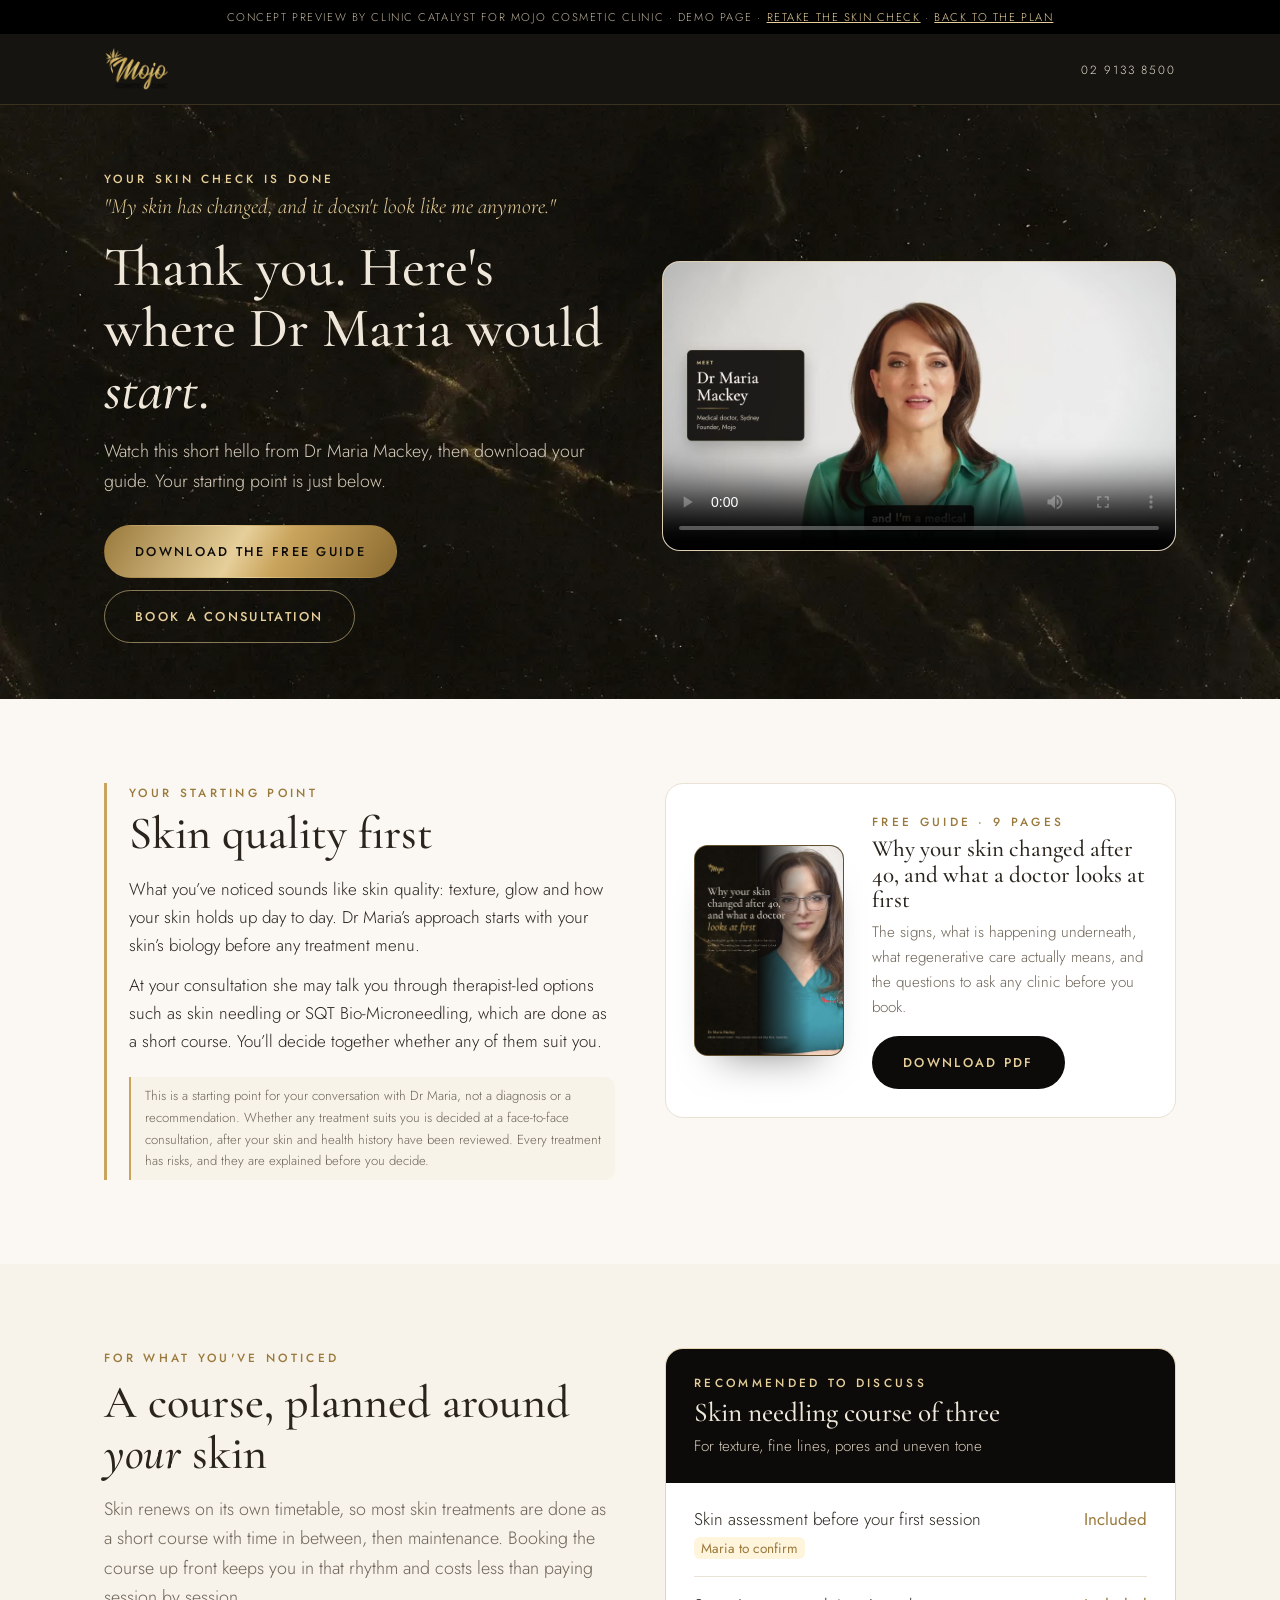
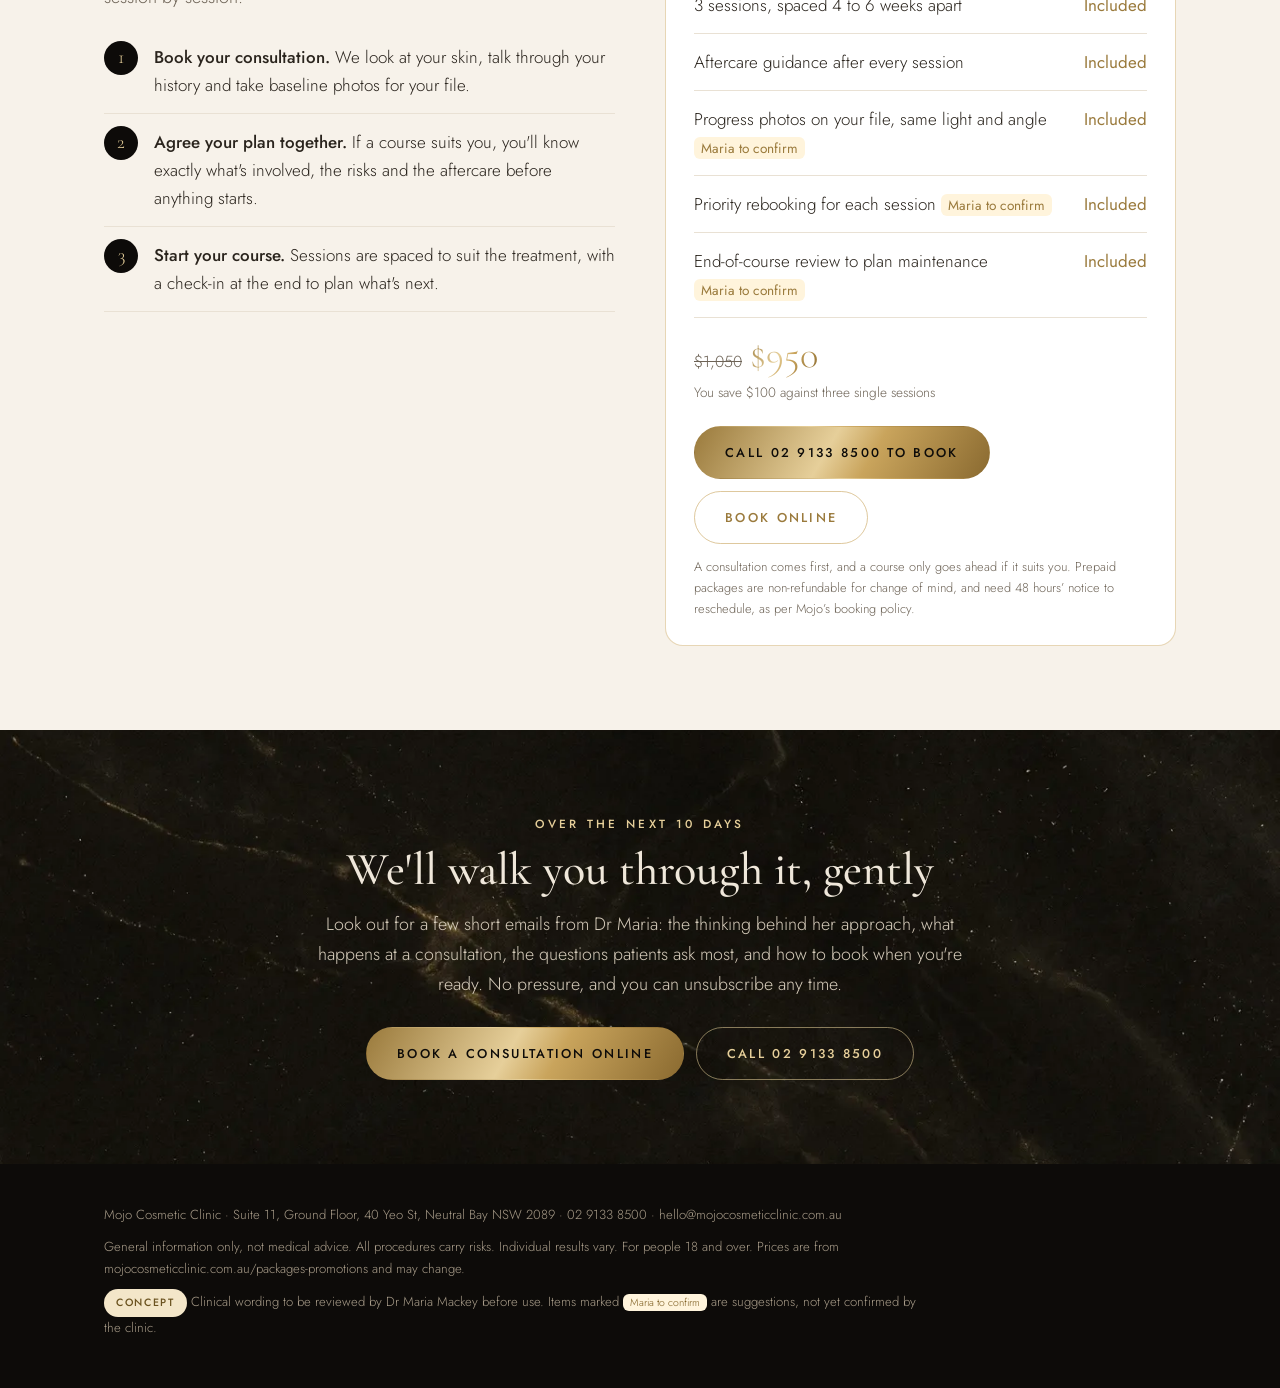
<file: guide.html>
<!DOCTYPE html>
<html lang="en-AU">
<head>
<meta charset="utf-8">
<meta name="viewport" content="width=device-width, initial-scale=1">
<meta name="robots" content="noindex,nofollow">
<title>Your starting point and free guide | Mojo Cosmetic Clinic</title>
<link rel="preconnect" href="https://fonts.googleapis.com">
<link rel="preconnect" href="https://fonts.gstatic.com" crossorigin>
<link href="https://fonts.googleapis.com/css2?family=Cormorant+Garamond:ital,wght@0,400;0,500;0,600;1,400;1,500&family=Jost:wght@300;400;500;600&display=swap" rel="stylesheet">
<link rel="stylesheet" href="assets/funnel.css">
<style>
.ghero{padding:64px 0 56px}
.ghero .grid2{align-items:center;gap:44px}
.ghero h1{font-size:clamp(2.1rem,4.4vw,3.5rem)}
.quote{font-family:'Cormorant Garamond';font-style:italic;font-size:1.35rem;color:var(--gold-lt);margin-bottom:12px}
.start{border-left:3px solid var(--gold);padding-left:22px}
.start h2{margin-top:6px}
.dl{display:grid;grid-template-columns:150px 1fr;gap:28px;align-items:center}
.cover{border-radius:14px;overflow:hidden;border:1px solid rgba(201,164,92,.45);box-shadow:0 24px 40px -26px rgba(0,0,0,.5);background:var(--ink)}
.cover img{width:100%;aspect-ratio:210/297;object-fit:cover}
.next-list{counter-reset:n;list-style:none;margin-top:16px}
.next-list li{counter-increment:n;padding:14px 0 14px 50px;position:relative;border-bottom:1px solid var(--stone)}
.next-list li:before{content:counter(n);position:absolute;left:0;top:12px;width:34px;height:34px;border-radius:50%;background:var(--ink);color:var(--gold-lt);font-family:'Cormorant Garamond';font-size:1.2rem;display:flex;align-items:center;justify-content:center}
.policy{font-size:.8rem;color:var(--muted);margin-top:12px}
@media (max-width:860px){.dl{grid-template-columns:1fr}.cover{max-width:180px}}
</style>
</head>
<body>
<div class="concept">Concept preview by Clinic Catalyst for Mojo Cosmetic Clinic · demo page · <a href="quiz.html">retake the skin check</a> · <a href="index.html">back to the plan</a></div>
<header class="top"><div class="wrap"><img src="assets/mojo-logo.webp" alt="Mojo Cosmetic Clinic"><a class="small" href="tel:0291338500">02 9133 8500</a></div></header>

<section class="dark ghero">
  <div class="wrap grid2">
    <div>
      <div class="eyebrow">Your skin check is done</div>
      <p class="quote" id="concernQuote">"My skin has changed, and it doesn't look like me anymore."</p>
      <h1><span id="hello">Thank you.</span> Here's where Dr Maria would <em>start</em>.</h1>
      <p class="lead" style="margin-top:16px">Watch this short hello from Dr Maria Mackey, then download your guide. Your starting point is just below.</p>
      <div class="btns">
        <a class="btn btn-gold" href="assets/mojo-regenerative-skin-guide.pdf" download>Download the free guide</a>
        <a class="btn btn-line" href="#book">Book a consultation</a>
      </div>
    </div>
    <div class="media">
      <video controls playsinline preload="metadata" poster="assets/maria-intro-edit-poster.jpg">
        <source src="assets/maria-intro-edit.mp4" type="video/mp4">
        <source src="assets/maria-intro.mp4" type="video/mp4">
      </video>
    </div>
  </div>
</section>

<section>
  <div class="wrap grid2" style="gap:50px;align-items:start">
    <div class="start">
      <div class="eyebrow">Your starting point</div>
      <h2 id="spTitle">Skin quality first</h2>
      <div id="spBody"></div>
      <p class="note">This is a starting point for your conversation with Dr Maria, not a diagnosis or a recommendation. Whether any treatment suits you is decided at a face-to-face consultation, after your skin and health history have been reviewed. Every treatment has risks, and they are explained before you decide.</p>
    </div>
    <div>
      <div class="card dl">
        <div class="cover"><img src="assets/guide-cover.png" alt="Cover of the free guide"></div>
        <div>
          <div class="eyebrow">Free guide · 9 pages</div>
          <h3 style="margin-top:6px">Why your skin changed after 40, and what a doctor looks at first</h3>
          <p style="color:var(--muted);font-size:.95rem">The signs, what is happening underneath, what regenerative care actually means, and the questions to ask any clinic before you book.</p>
          <a class="btn btn-dark" style="margin-top:16px" href="assets/mojo-regenerative-skin-guide.pdf" download>Download PDF</a>
        </div>
      </div>
    </div>
  </div>
</section>

<section class="cream" id="book">
  <div class="wrap grid2" style="gap:50px;align-items:start">
    <div>
      <div class="eyebrow">For what you've noticed</div>
      <h2>A course, planned around <em>your</em> skin</h2>
      <p class="lead">Skin renews on its own timetable, so most skin treatments are done as a short course with time in between, then maintenance. Booking the course up front keeps you in that rhythm and costs less than paying session by session.</p>
      <ol class="next-list">
        <li><b>Book your consultation.</b> We look at your skin, talk through your history and take baseline photos for your file.</li>
        <li><b>Agree your plan together.</b> If a course suits you, you'll know exactly what's involved, the risks and the aftercare before anything starts.</li>
        <li><b>Start your course.</b> Sessions are spaced to suit the treatment, with a check-in at the end to plan what's next.</li>
      </ol>
    </div>
    <div class="stack" id="stack"></div>
  </div>
</section>

<section class="dark">
  <div class="wrap narrow" style="text-align:center">
    <div class="eyebrow">Over the next 10 days</div>
    <h2>We'll walk you through it, gently</h2>
    <p class="lead" style="margin:0 auto">Look out for a few short emails from Dr Maria: the thinking behind her approach, what happens at a consultation, the questions patients ask most, and how to book when you're ready. No pressure, and you can unsubscribe any time.</p>
    <div class="btns" style="justify-content:center">
      <a class="btn btn-gold" href="https://www.fresha.com/book-now/mojo-cosmetic-clinic-iewphnsx/all-offer?share=true&pId=2636291" target="_blank" rel="noopener">Book a consultation online</a>
      <a class="btn btn-line" href="tel:0291338500">Call 02 9133 8500</a>
    </div>
  </div>
</section>

<footer><div class="wrap">
  <p>Mojo Cosmetic Clinic · Suite 11, Ground Floor, 40 Yeo St, Neutral Bay NSW 2089 · 02 9133 8500 · hello@mojocosmeticclinic.com.au</p>
  <p>General information only, not medical advice. All procedures carry risks. Individual results vary. For people 18 and over. Prices are from mojocosmeticclinic.com.au/packages-promotions and may change.</p>
  <p><span class="review-flag">Concept</span> Clinical wording to be reviewed by Dr Maria Mackey before use. Items marked <span class="confirm">Maria to confirm</span> are suggestions, not yet confirmed by the clinic.</p>
</div></footer>

<script>
(function(){
  var p=new URLSearchParams(location.search), start=p.get('start')||'skin', concern=p.get('concern')||'', name=(p.get('name')||'').replace(/[<>&"]/g,'').slice(0,30);
  if(name) document.getElementById('hello').textContent='Thank you, '+name+'.';
  var quotes={thin:'"My skin looks thinner and drier, and it doesn’t look like me anymore."',dull:'"My skin looks tired, even after a good night’s sleep."',texture:'"Lines, uneven tone and rough patches I didn’t have before."',laxity:'"Hollows under my eyes, and my jawline feels looser."',tension:'"My face feels tight and puffy, like I’m holding stress in it."'};
  if(quotes[concern]) document.getElementById('concernQuote').textContent=quotes[concern];
  var C='<span class="confirm">Maria to confirm</span>';
  var SP={
    skin:{t:'Skin quality first',b:'<p>What you’ve noticed sounds like skin quality: texture, glow and how your skin holds up day to day. Dr Maria’s approach starts with your skin’s biology before any treatment menu.</p><p style="margin-top:12px">At your consultation she may talk you through therapist-led options such as skin needling or SQT Bio-Microneedling, which are done as a short course. You’ll decide together whether any of them suit you.</p>'},
    within:{t:'Skin from within',b:'<p>You mentioned changes around your cycle or perimenopause, or that you’d like to look at what’s happening inside. Dr Maria’s clinic notes that perimenopause and menopause speed up collagen loss and skin thinning, and that hormones, nutrition and gut health can all show in your skin.</p><p style="margin-top:12px">Because Dr Maria also practises integrative medicine, you can choose a cosmetic consultation on its own, or one that sits alongside an integrative consultation. Neither requires the other.</p>'},
    doctor:{t:'A doctor’s consultation first',b:'<p>Hollows and looser skin around the jaw and neck are things Dr Maria assesses in person. Some of the options she may discuss, such as PRP or thread procedures, are doctor-led and classed as higher-risk cosmetic procedures, so they always start with a face-to-face consultation.</p><p style="margin-top:12px">At that appointment she reviews your skin and health history, takes baseline photos and explains what she sees, the alternatives and the risks, before anything is decided.</p>'},
    tension:{t:'Release the tension first',b:'<p>A face that feels tight, puffy or tense is often where people start. Mojo’s skin therapist offers Buccal Sculpt and Release, a facial massage that works from both inside and outside the cheeks, carried out under clinical oversight.</p><p style="margin-top:12px">It’s a beauty therapy treatment rather than a medical one, and it can sit alongside other skin care. <a href="buccal.html">Read about the buccal treatment</a>.</p>'}
  };
  var sp=SP[start]||SP.skin;
  document.getElementById('spTitle').textContent=sp.t; document.getElementById('spBody').innerHTML=sp.b;
  // Value stacks. Prices from mojocosmeticclinic.com.au/packages-promotions (verified 2 Oct 2026). Doctor-led procedures show no discount in marketing.
  var rows=function(n,space){return [
    ['Skin assessment before your first session '+C,'Included'],
    [n+' sessions, spaced '+space,'Included'],
    ['Aftercare guidance after every session','Included'],
    ['Progress photos on your file, same light and angle '+C,'Included'],
    ['Priority rebooking for each session '+C,'Included'],
    ['End-of-course review to plan maintenance '+C,'Included']
  ];};
  var STACK={
    skin:{h:'Skin needling course of three',sub:'For texture, fine lines, pores and uneven tone',r:rows('3','4 to 6 weeks apart'),was:'$1,050',now:'$950',save:'You save $100 against three single sessions'},
    within:{h:'Skin needling course of three',sub:'Often paired with an integrative plan, if you choose one',r:rows('3','4 to 6 weeks apart'),was:'$1,050',now:'$950',save:'You save $100 against three single sessions'},
    tension:{h:'Buccal Sculpt and Release course of three',sub:'For a face that feels tight, puffy or tense',r:rows('3','[spacing] '+C),was:'[PRICE]',now:'[PRICE]',save:'Course price to be set by Mojo'},
    doctor:{h:'Your consultation with Dr Maria',sub:'Doctor-led procedures always start here',r:[['Face-to-face consultation with Dr Maria','Included'],['Review of your skin and relevant health history','Included'],['Baseline clinical photographs for your file','Included'],['Options, alternatives, risks and aftercare explained','Included'],['A written plan if a procedure is right for you '+C,'Included']],was:'',now:'See pricing',save:'Consultation pricing is on mojocosmeticclinic.com.au. Procedure pricing is explained at your consultation.'}
  };
  var s=STACK[start]||STACK.skin, h='<div class="stack-head"><div class="eyebrow">Recommended to discuss</div><h3>'+s.h+'</h3><p style="color:#d6ccbb;font-size:.95rem;margin-top:4px">'+s.sub+'</p></div><div class="stack-body">';
  s.r.forEach(function(r){h+='<div class="stack-row"><span>'+r[0]+'</span><span>'+r[1]+'</span></div>';});
  h+='<div class="stack-total"><div>'+(s.was?'<span class="was">'+s.was+'</span>':'')+'<span class="price gold-text">'+s.now+'</span><div style="font-size:.85rem;color:var(--muted);margin-top:6px">'+s.save+'</div></div></div>';
  h+='<div class="btns" style="margin-top:18px"><a class="btn btn-gold" href="tel:0291338500">Call 02 9133 8500 to book</a><a class="btn btn-line" href="https://www.fresha.com/book-now/mojo-cosmetic-clinic-iewphnsx/all-offer?share=true&pId=2636291" target="_blank" rel="noopener">Book online</a></div>';
  h+='<p class="policy">A consultation comes first, and a course only goes ahead if it suits you. Prepaid packages are non-refundable for change of mind, and need 48 hours’ notice to reschedule, as per Mojo’s booking policy.</p></div>';
  document.getElementById('stack').innerHTML=h;
})();
</script>
</body>
</html>
</file>
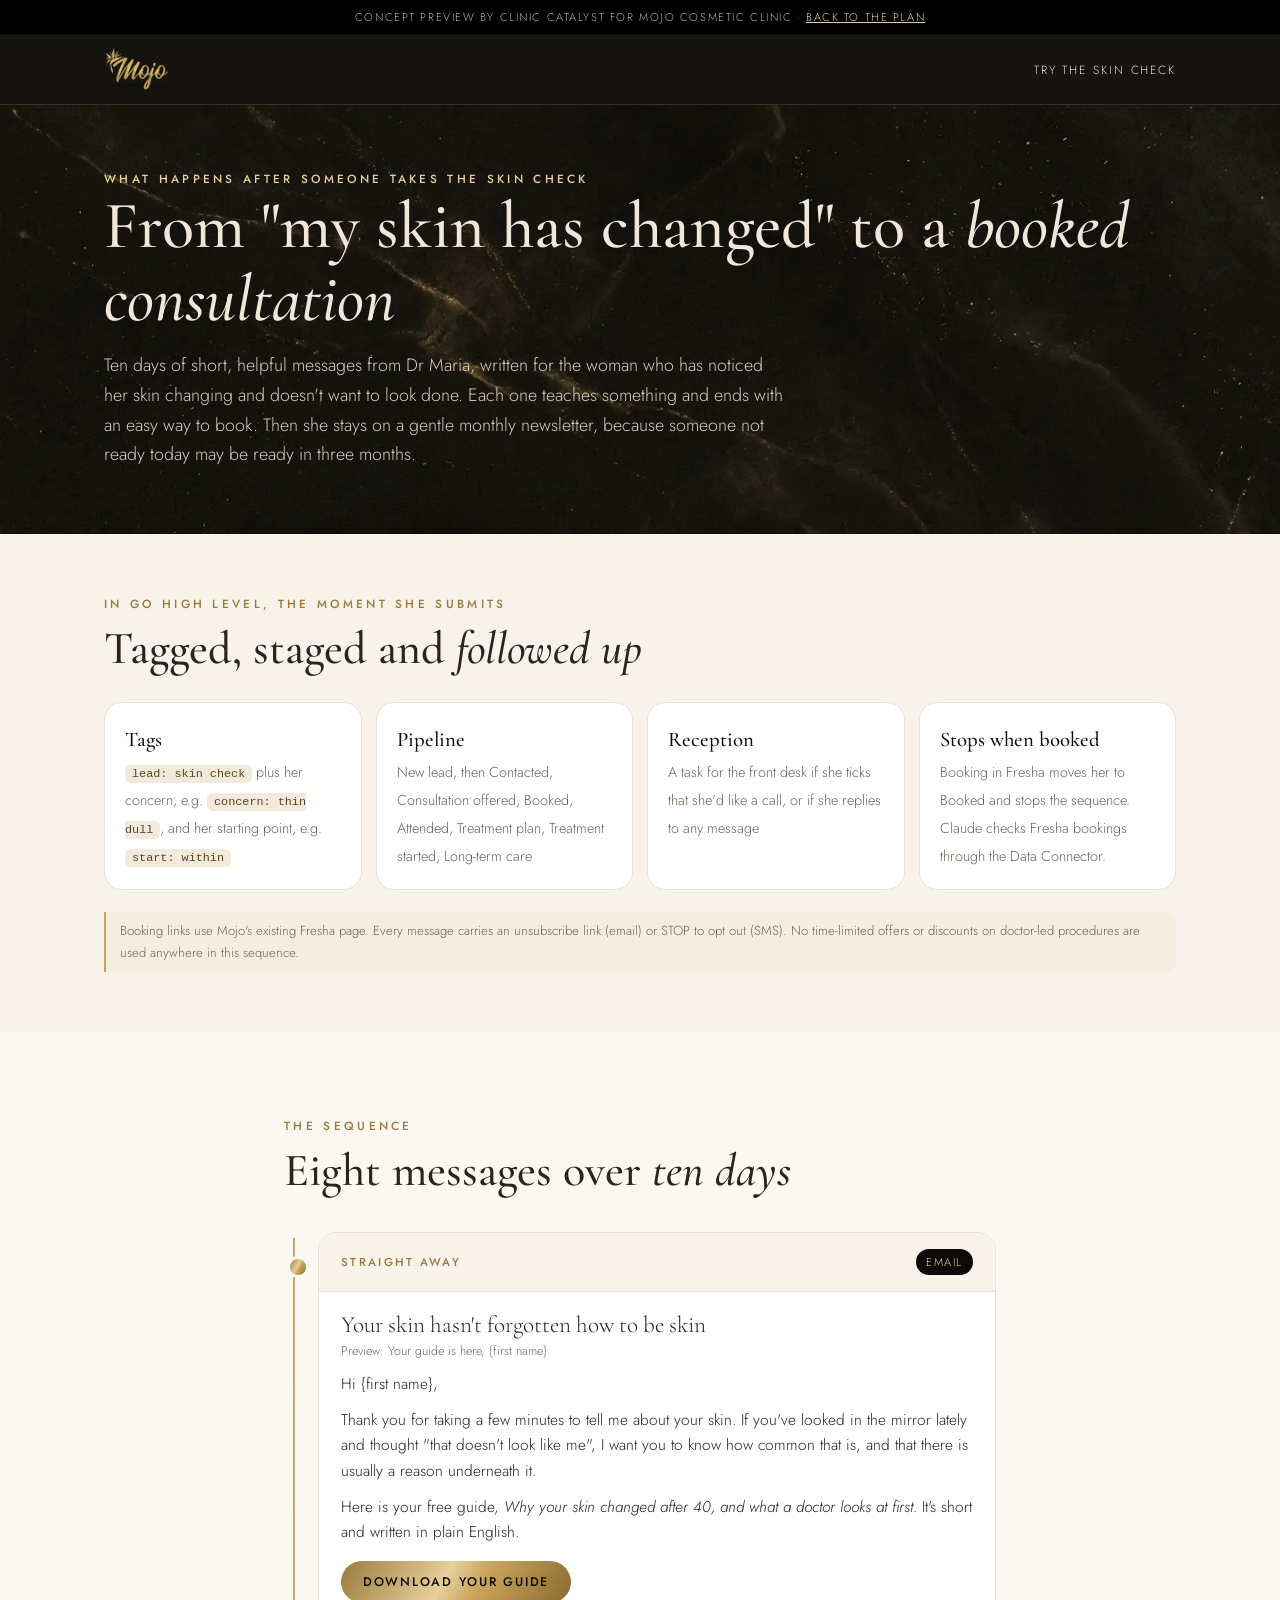
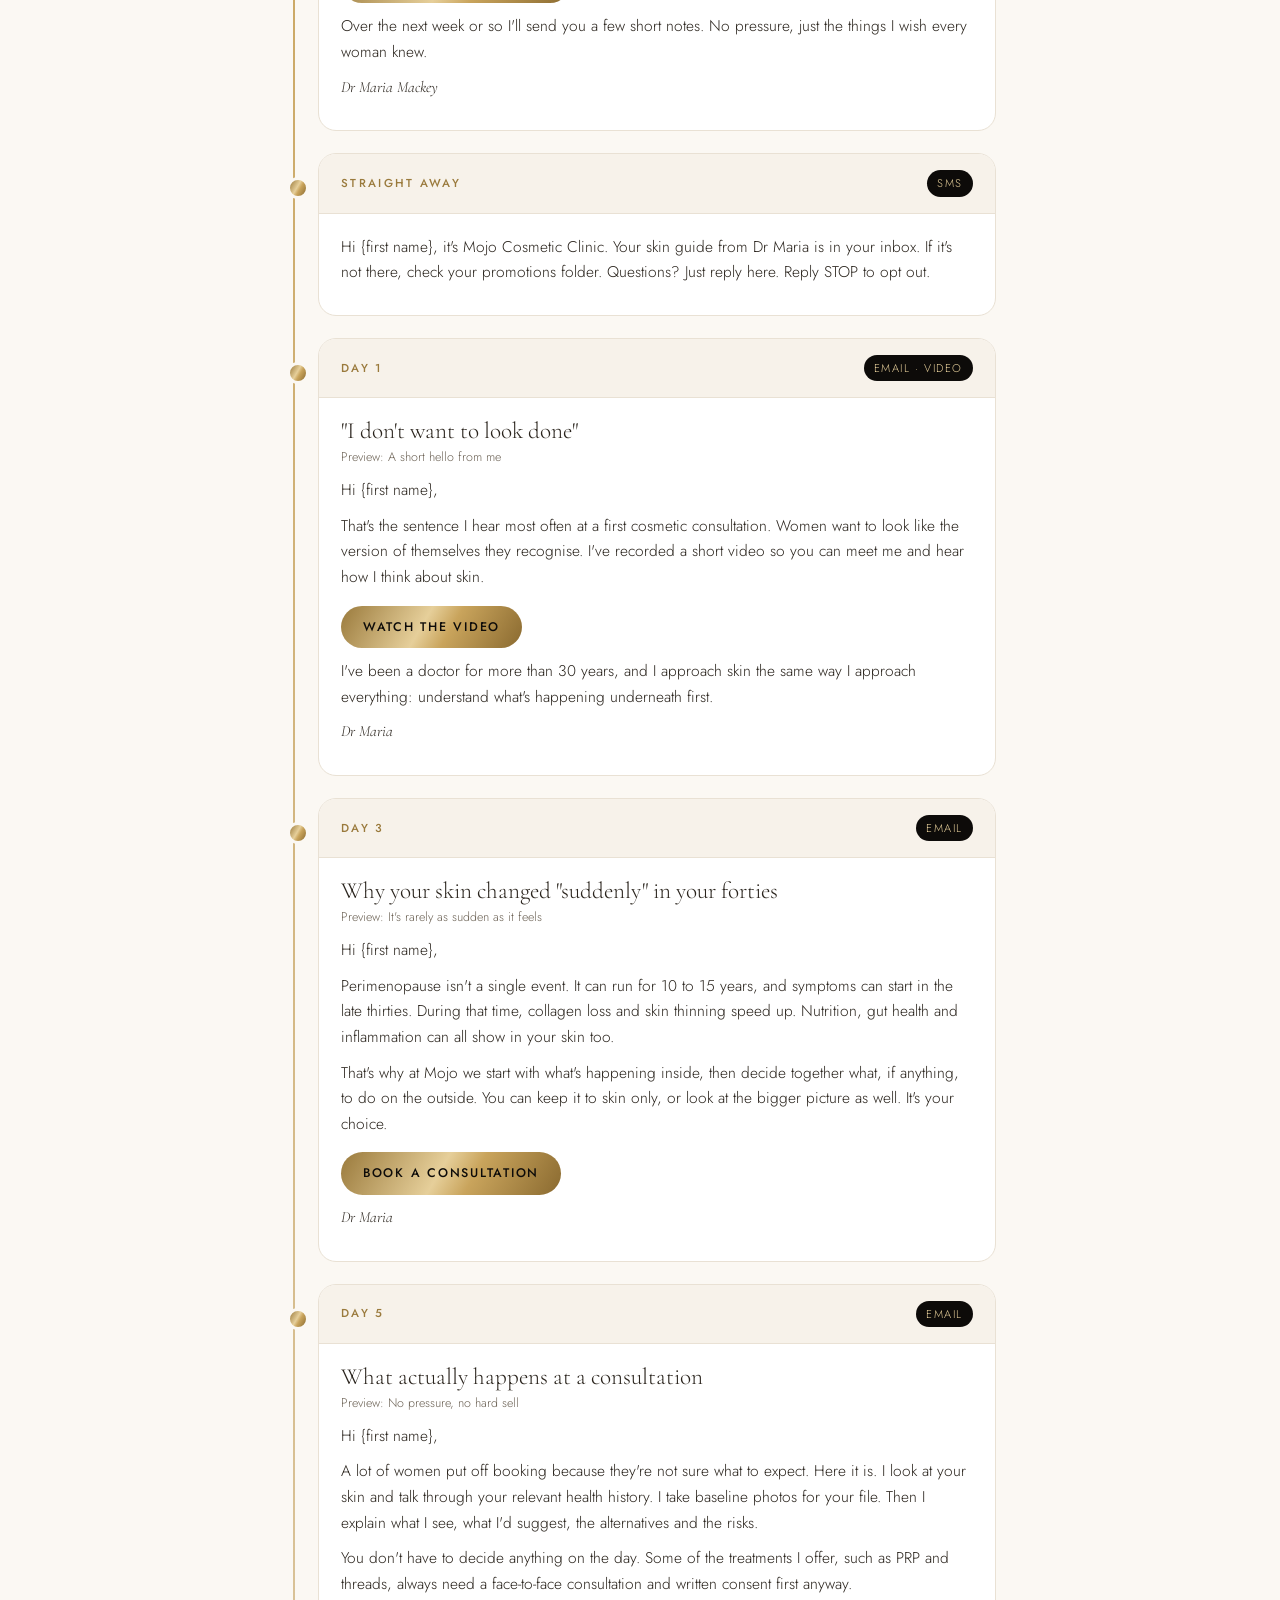
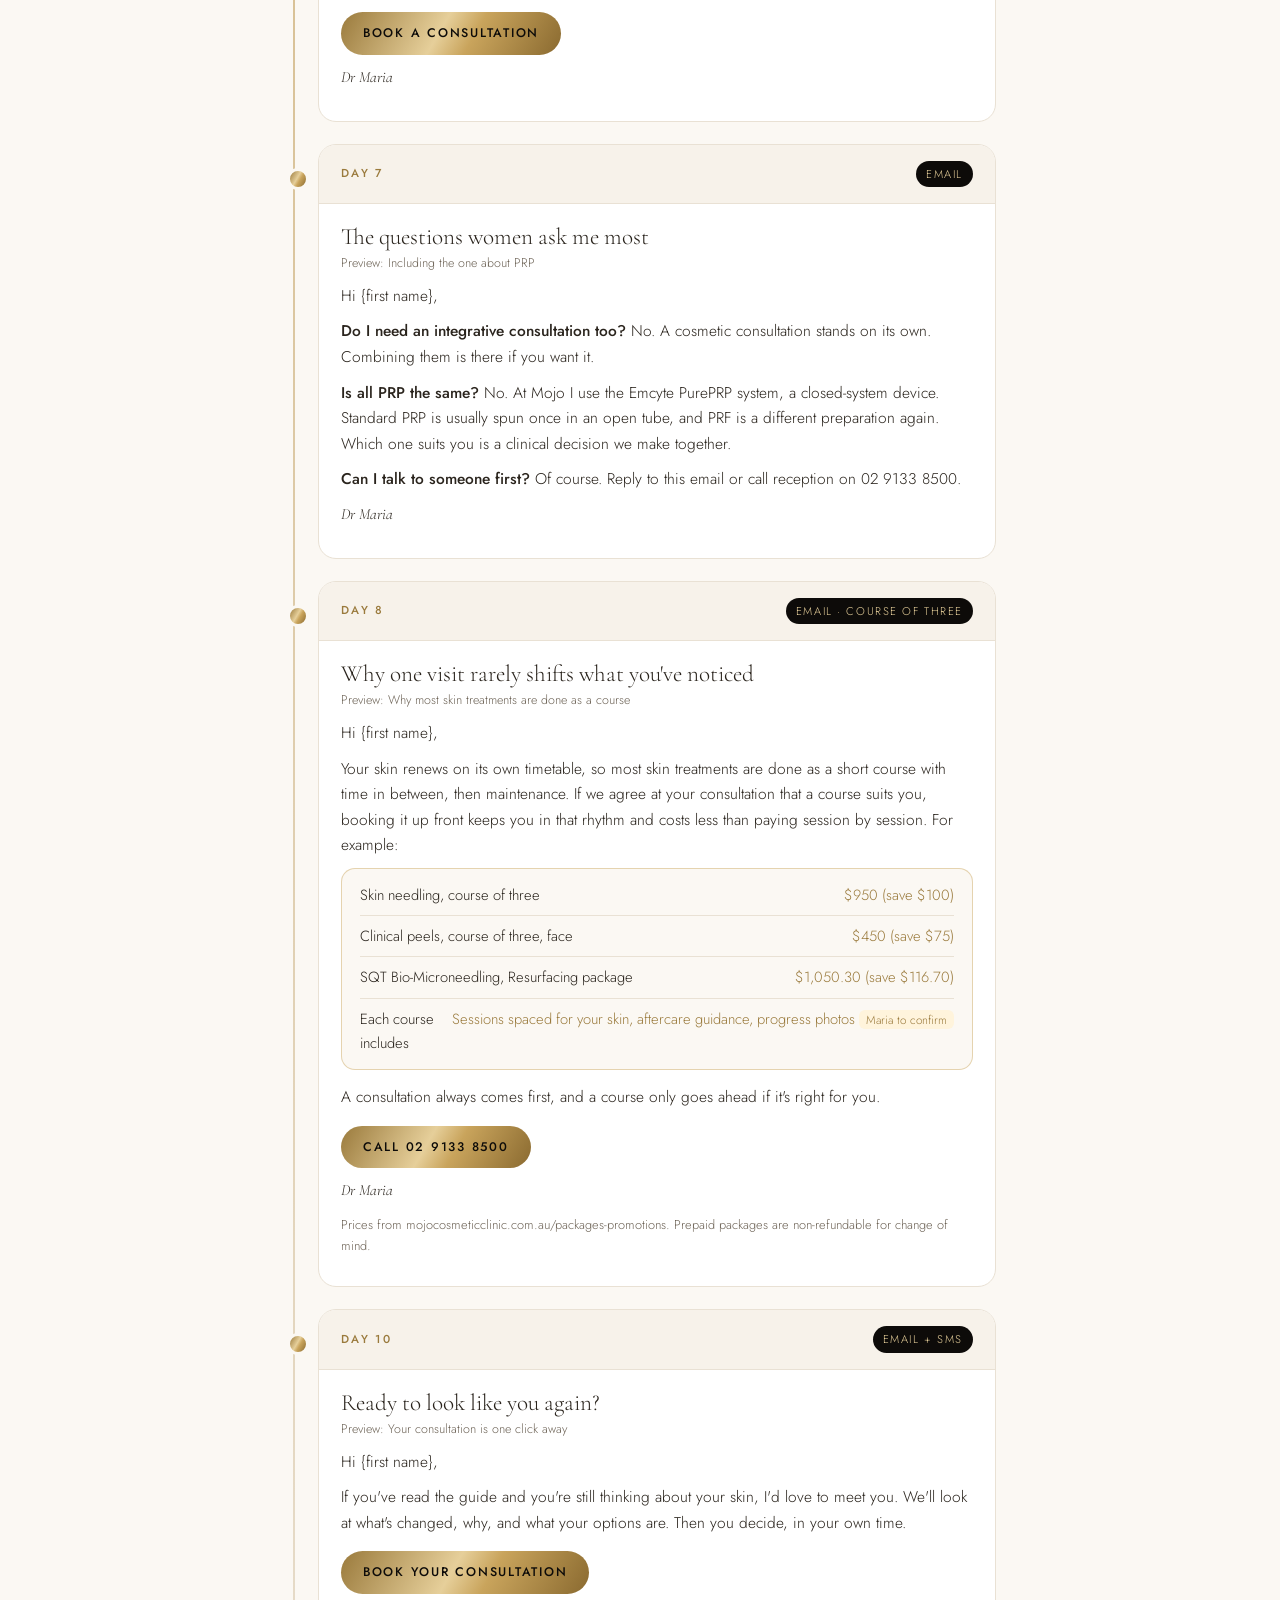
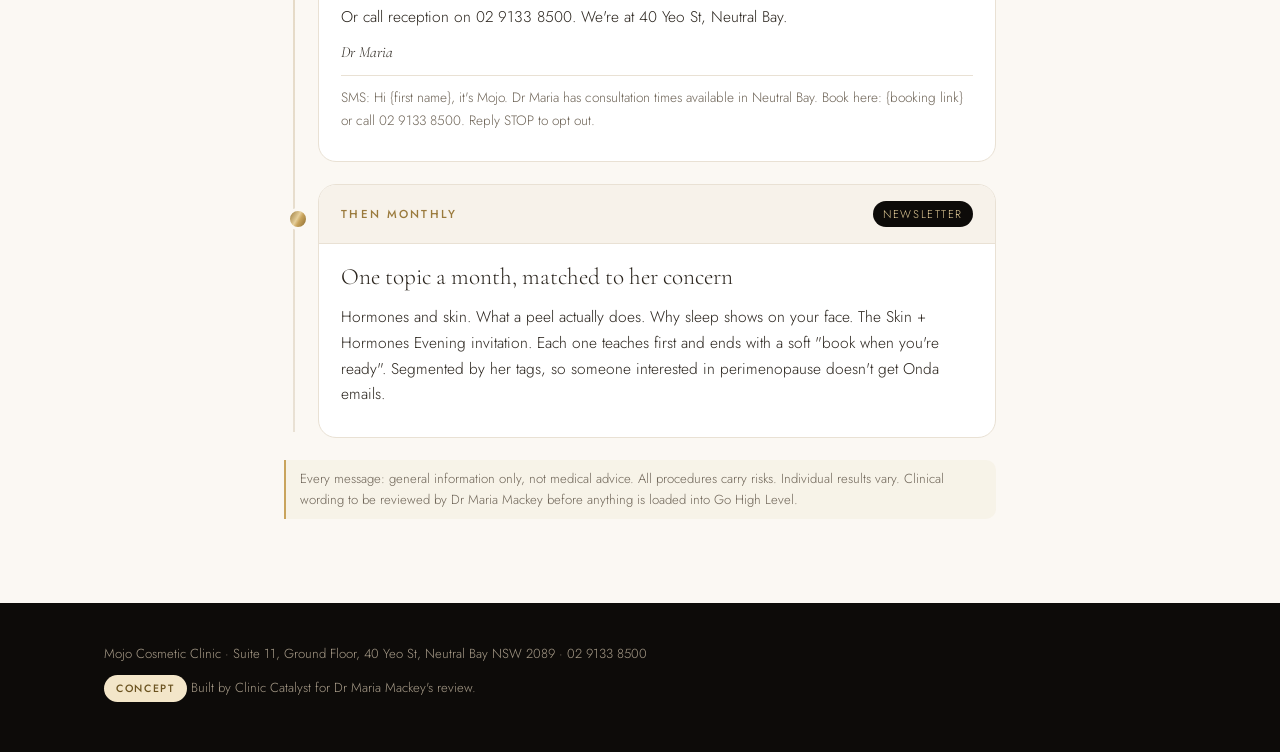
<file: nurture.html>
<!DOCTYPE html>
<html lang="en-AU">
<head>
<meta charset="utf-8">
<meta name="viewport" content="width=device-width, initial-scale=1">
<meta name="robots" content="noindex,nofollow">
<title>Follow-up sequence | Mojo Cosmetic Clinic</title>
<link rel="preconnect" href="https://fonts.googleapis.com">
<link rel="preconnect" href="https://fonts.gstatic.com" crossorigin>
<link href="https://fonts.googleapis.com/css2?family=Cormorant+Garamond:ital,wght@0,400;0,500;0,600;1,400;1,500&family=Jost:wght@300;400;500;600&display=swap" rel="stylesheet">
<link rel="stylesheet" href="assets/funnel.css">
<style>
.flow{display:grid;grid-template-columns:repeat(4,1fr);gap:14px;margin-top:28px}
.flow .card{padding:20px}
.flow .card b{display:block;font-family:'Cormorant Garamond';font-size:1.3rem;font-weight:500;color:var(--ink)}
.flow .card span{font-size:.9rem;color:var(--muted)}
code{font-family:ui-monospace,Menlo,monospace;font-size:.82em;background:#f1e9da;padding:2px 7px;border-radius:6px;color:#5a4520}
.tl{position:relative;margin-top:36px;padding-left:34px}
.tl:before{content:"";position:absolute;left:9px;top:6px;bottom:6px;width:2px;background:linear-gradient(var(--gold),var(--stone))}
.item{position:relative;margin-bottom:22px}
.item:before{content:"";position:absolute;left:-31px;top:24px;width:16px;height:16px;border-radius:50%;background:var(--gold-grad);border:3px solid var(--paper)}
.mail{background:#fff;border:1px solid var(--stone);border-radius:var(--r);overflow:hidden}
.mail-head{display:flex;flex-wrap:wrap;justify-content:space-between;gap:10px;align-items:center;padding:16px 22px;border-bottom:1px solid var(--stone);background:var(--cream)}
.when{font-size:.72rem;letter-spacing:.2em;text-transform:uppercase;color:var(--gold-dk);font-weight:500}
.type{font-size:.7rem;letter-spacing:.14em;text-transform:uppercase;background:var(--ink);color:var(--gold-lt);padding:4px 10px;border-radius:20px}
.mail-body{padding:20px 22px}
.subj{font-family:'Cormorant Garamond';font-size:1.45rem;line-height:1.2;margin-bottom:12px}
.subj small{display:block;font-family:Jost;font-size:.78rem;color:var(--muted);margin-top:4px}
.mail-body p{margin-bottom:10px;font-size:.97rem}
.cta{display:inline-block;margin:6px 0 10px;background:var(--gold-grad);color:var(--ink);padding:11px 22px;border-radius:30px;text-decoration:none;font-size:.78rem;letter-spacing:.14em;text-transform:uppercase;font-weight:500}
.sig{font-family:'Cormorant Garamond';font-style:italic;font-size:1.2rem}
.mini-stack{border:1px solid rgba(201,164,92,.45);border-radius:14px;padding:6px 18px;margin:10px 0 14px;background:var(--paper)}
.mini-stack div{display:flex;justify-content:space-between;gap:12px;padding:8px 0;border-bottom:1px solid var(--stone);font-size:.92rem}
.mini-stack div:last-child{border:0}
.mini-stack span:last-child{color:var(--gold-dk);white-space:nowrap}
@media (max-width:860px){.flow{grid-template-columns:1fr 1fr}}
@media (max-width:520px){.flow{grid-template-columns:1fr}.tl{padding-left:24px}.item:before{left:-21px}.tl:before{left:4px}}
</style>
</head>
<body>
<div class="concept">Concept preview by Clinic Catalyst for Mojo Cosmetic Clinic · <a href="index.html">back to the plan</a></div>
<header class="top"><div class="wrap"><img src="assets/mojo-logo.webp" alt="Mojo Cosmetic Clinic"><a class="small" href="quiz.html">Try the skin check</a></div></header>

<section class="dark" style="padding:64px 0">
  <div class="wrap">
    <div class="eyebrow">What happens after someone takes the skin check</div>
    <h1>From "my skin has changed" to a <em>booked consultation</em></h1>
    <p class="lead" style="margin-top:16px">Ten days of short, helpful messages from Dr Maria, written for the woman who has noticed her skin changing and doesn't want to look done. Each one teaches something and ends with an easy way to book. Then she stays on a gentle monthly newsletter, because someone not ready today may be ready in three months.</p>
  </div>
</section>

<section class="cream" style="padding:60px 0">
  <div class="wrap">
    <div class="eyebrow">In Go High Level, the moment she submits</div>
    <h2>Tagged, staged and <em>followed up</em></h2>
    <div class="flow">
      <div class="card"><b>Tags</b><span><code>lead: skin check</code> plus her concern, e.g. <code>concern: thin dull</code>, and her starting point, e.g. <code>start: within</code></span></div>
      <div class="card"><b>Pipeline</b><span>New lead, then Contacted, Consultation offered, Booked, Attended, Treatment plan, Treatment started, Long-term care</span></div>
      <div class="card"><b>Reception</b><span>A task for the front desk if she ticks that she'd like a call, or if she replies to any message</span></div>
      <div class="card"><b>Stops when booked</b><span>Booking in Fresha moves her to Booked and stops the sequence. Claude checks Fresha bookings through the Data Connector.</span></div>
    </div>
    <p class="note">Booking links use Mojo's existing Fresha page. Every message carries an unsubscribe link (email) or STOP to opt out (SMS). No time-limited offers or discounts on doctor-led procedures are used anywhere in this sequence.</p>
  </div>
</section>

<section>
  <div class="wrap narrow">
    <div class="eyebrow">The sequence</div>
    <h2>Eight messages over <em>ten days</em></h2>
    <div class="tl">

      <div class="item"><div class="mail"><div class="mail-head"><span class="when">Straight away</span><span class="type">Email</span></div><div class="mail-body">
        <div class="subj">Your skin hasn't forgotten how to be skin<small>Preview: Your guide is here, {first name}</small></div>
        <p>Hi {first name},</p>
        <p>Thank you for taking a few minutes to tell me about your skin. If you've looked in the mirror lately and thought "that doesn't look like me", I want you to know how common that is, and that there is usually a reason underneath it.</p>
        <p>Here is your free guide, <em>Why your skin changed after 40, and what a doctor looks at first</em>. It's short and written in plain English.</p>
        <a class="cta" href="assets/mojo-regenerative-skin-guide.pdf">Download your guide</a>
        <p>Over the next week or so I'll send you a few short notes. No pressure, just the things I wish every woman knew.</p>
        <p class="sig">Dr Maria Mackey</p>
      </div></div></div>

      <div class="item"><div class="mail"><div class="mail-head"><span class="when">Straight away</span><span class="type">SMS</span></div><div class="mail-body">
        <p>Hi {first name}, it's Mojo Cosmetic Clinic. Your skin guide from Dr Maria is in your inbox. If it's not there, check your promotions folder. Questions? Just reply here. Reply STOP to opt out.</p>
      </div></div></div>

      <div class="item"><div class="mail"><div class="mail-head"><span class="when">Day 1</span><span class="type">Email · video</span></div><div class="mail-body">
        <div class="subj">"I don't want to look done"<small>Preview: A short hello from me</small></div>
        <p>Hi {first name},</p>
        <p>That's the sentence I hear most often at a first cosmetic consultation. Women want to look like the version of themselves they recognise. I've recorded a short video so you can meet me and hear how I think about skin.</p>
        <a class="cta" href="guide.html">Watch the video</a>
        <p>I've been a doctor for more than 30 years, and I approach skin the same way I approach everything: understand what's happening underneath first.</p>
        <p class="sig">Dr Maria</p>
      </div></div></div>

      <div class="item"><div class="mail"><div class="mail-head"><span class="when">Day 3</span><span class="type">Email</span></div><div class="mail-body">
        <div class="subj">Why your skin changed "suddenly" in your forties<small>Preview: It's rarely as sudden as it feels</small></div>
        <p>Hi {first name},</p>
        <p>Perimenopause isn't a single event. It can run for 10 to 15 years, and symptoms can start in the late thirties. During that time, collagen loss and skin thinning speed up. Nutrition, gut health and inflammation can all show in your skin too.</p>
        <p>That's why at Mojo we start with what's happening inside, then decide together what, if anything, to do on the outside. You can keep it to skin only, or look at the bigger picture as well. It's your choice.</p>
        <a class="cta" href="https://www.fresha.com/book-now/mojo-cosmetic-clinic-iewphnsx/all-offer?share=true&pId=2636291">Book a consultation</a>
        <p class="sig">Dr Maria</p>
      </div></div></div>

      <div class="item"><div class="mail"><div class="mail-head"><span class="when">Day 5</span><span class="type">Email</span></div><div class="mail-body">
        <div class="subj">What actually happens at a consultation<small>Preview: No pressure, no hard sell</small></div>
        <p>Hi {first name},</p>
        <p>A lot of women put off booking because they're not sure what to expect. Here it is. I look at your skin and talk through your relevant health history. I take baseline photos for your file. Then I explain what I see, what I'd suggest, the alternatives and the risks.</p>
        <p>You don't have to decide anything on the day. Some of the treatments I offer, such as PRP and threads, always need a face-to-face consultation and written consent first anyway.</p>
        <a class="cta" href="https://www.fresha.com/book-now/mojo-cosmetic-clinic-iewphnsx/all-offer?share=true&pId=2636291">Book a consultation</a>
        <p class="sig">Dr Maria</p>
      </div></div></div>

      <div class="item"><div class="mail"><div class="mail-head"><span class="when">Day 7</span><span class="type">Email</span></div><div class="mail-body">
        <div class="subj">The questions women ask me most<small>Preview: Including the one about PRP</small></div>
        <p>Hi {first name},</p>
        <p><b>Do I need an integrative consultation too?</b> No. A cosmetic consultation stands on its own. Combining them is there if you want it.</p>
        <p><b>Is all PRP the same?</b> No. At Mojo I use the Emcyte PurePRP system, a closed-system device. Standard PRP is usually spun once in an open tube, and PRF is a different preparation again. Which one suits you is a clinical decision we make together.</p>
        <p><b>Can I talk to someone first?</b> Of course. Reply to this email or call reception on 02 9133 8500.</p>
        <p class="sig">Dr Maria</p>
      </div></div></div>

      <div class="item"><div class="mail"><div class="mail-head"><span class="when">Day 8</span><span class="type">Email · course of three</span></div><div class="mail-body">
        <div class="subj">Why one visit rarely shifts what you've noticed<small>Preview: Why most skin treatments are done as a course</small></div>
        <p>Hi {first name},</p>
        <p>Your skin renews on its own timetable, so most skin treatments are done as a short course with time in between, then maintenance. If we agree at your consultation that a course suits you, booking it up front keeps you in that rhythm and costs less than paying session by session. For example:</p>
        <div class="mini-stack">
          <div><span>Skin needling, course of three</span><span>$950 (save $100)</span></div>
          <div><span>Clinical peels, course of three, face</span><span>$450 (save $75)</span></div>
          <div><span>SQT Bio-Microneedling, Resurfacing package</span><span>$1,050.30 (save $116.70)</span></div>
          <div><span>Each course includes</span><span>Sessions spaced for your skin, aftercare guidance, progress photos <span class="confirm">Maria to confirm</span></span></div>
        </div>
        <p>A consultation always comes first, and a course only goes ahead if it's right for you.</p>
        <a class="cta" href="tel:0291338500">Call 02 9133 8500</a>
        <p class="sig">Dr Maria</p>
        <p style="font-size:.8rem;color:var(--muted)">Prices from mojocosmeticclinic.com.au/packages-promotions. Prepaid packages are non-refundable for change of mind.</p>
      </div></div></div>

      <div class="item"><div class="mail"><div class="mail-head"><span class="when">Day 10</span><span class="type">Email + SMS</span></div><div class="mail-body">
        <div class="subj">Ready to look like you again?<small>Preview: Your consultation is one click away</small></div>
        <p>Hi {first name},</p>
        <p>If you've read the guide and you're still thinking about your skin, I'd love to meet you. We'll look at what's changed, why, and what your options are. Then you decide, in your own time.</p>
        <a class="cta" href="https://www.fresha.com/book-now/mojo-cosmetic-clinic-iewphnsx/all-offer?share=true&pId=2636291">Book your consultation</a>
        <p>Or call reception on 02 9133 8500. We're at 40 Yeo St, Neutral Bay.</p>
        <p class="sig">Dr Maria</p>
        <p style="font-size:.85rem;color:var(--muted);border-top:1px solid var(--stone);padding-top:10px;margin-top:10px">SMS: Hi {first name}, it's Mojo. Dr Maria has consultation times available in Neutral Bay. Book here: {booking link} or call 02 9133 8500. Reply STOP to opt out.</p>
      </div></div></div>

      <div class="item"><div class="mail"><div class="mail-head"><span class="when">Then monthly</span><span class="type">Newsletter</span></div><div class="mail-body">
        <div class="subj">One topic a month, matched to her concern</div>
        <p>Hormones and skin. What a peel actually does. Why sleep shows on your face. The Skin + Hormones Evening invitation. Each one teaches first and ends with a soft "book when you're ready". Segmented by her tags, so someone interested in perimenopause doesn't get Onda emails.</p>
      </div></div></div>

    </div>
    <p class="note">Every message: general information only, not medical advice. All procedures carry risks. Individual results vary. Clinical wording to be reviewed by Dr Maria Mackey before anything is loaded into Go High Level.</p>
  </div>
</section>

<footer><div class="wrap">
  <p>Mojo Cosmetic Clinic · Suite 11, Ground Floor, 40 Yeo St, Neutral Bay NSW 2089 · 02 9133 8500</p>
  <p><span class="review-flag">Concept</span> Built by Clinic Catalyst for Dr Maria Mackey's review.</p>
</div></footer>
</body>
</html>
</file>
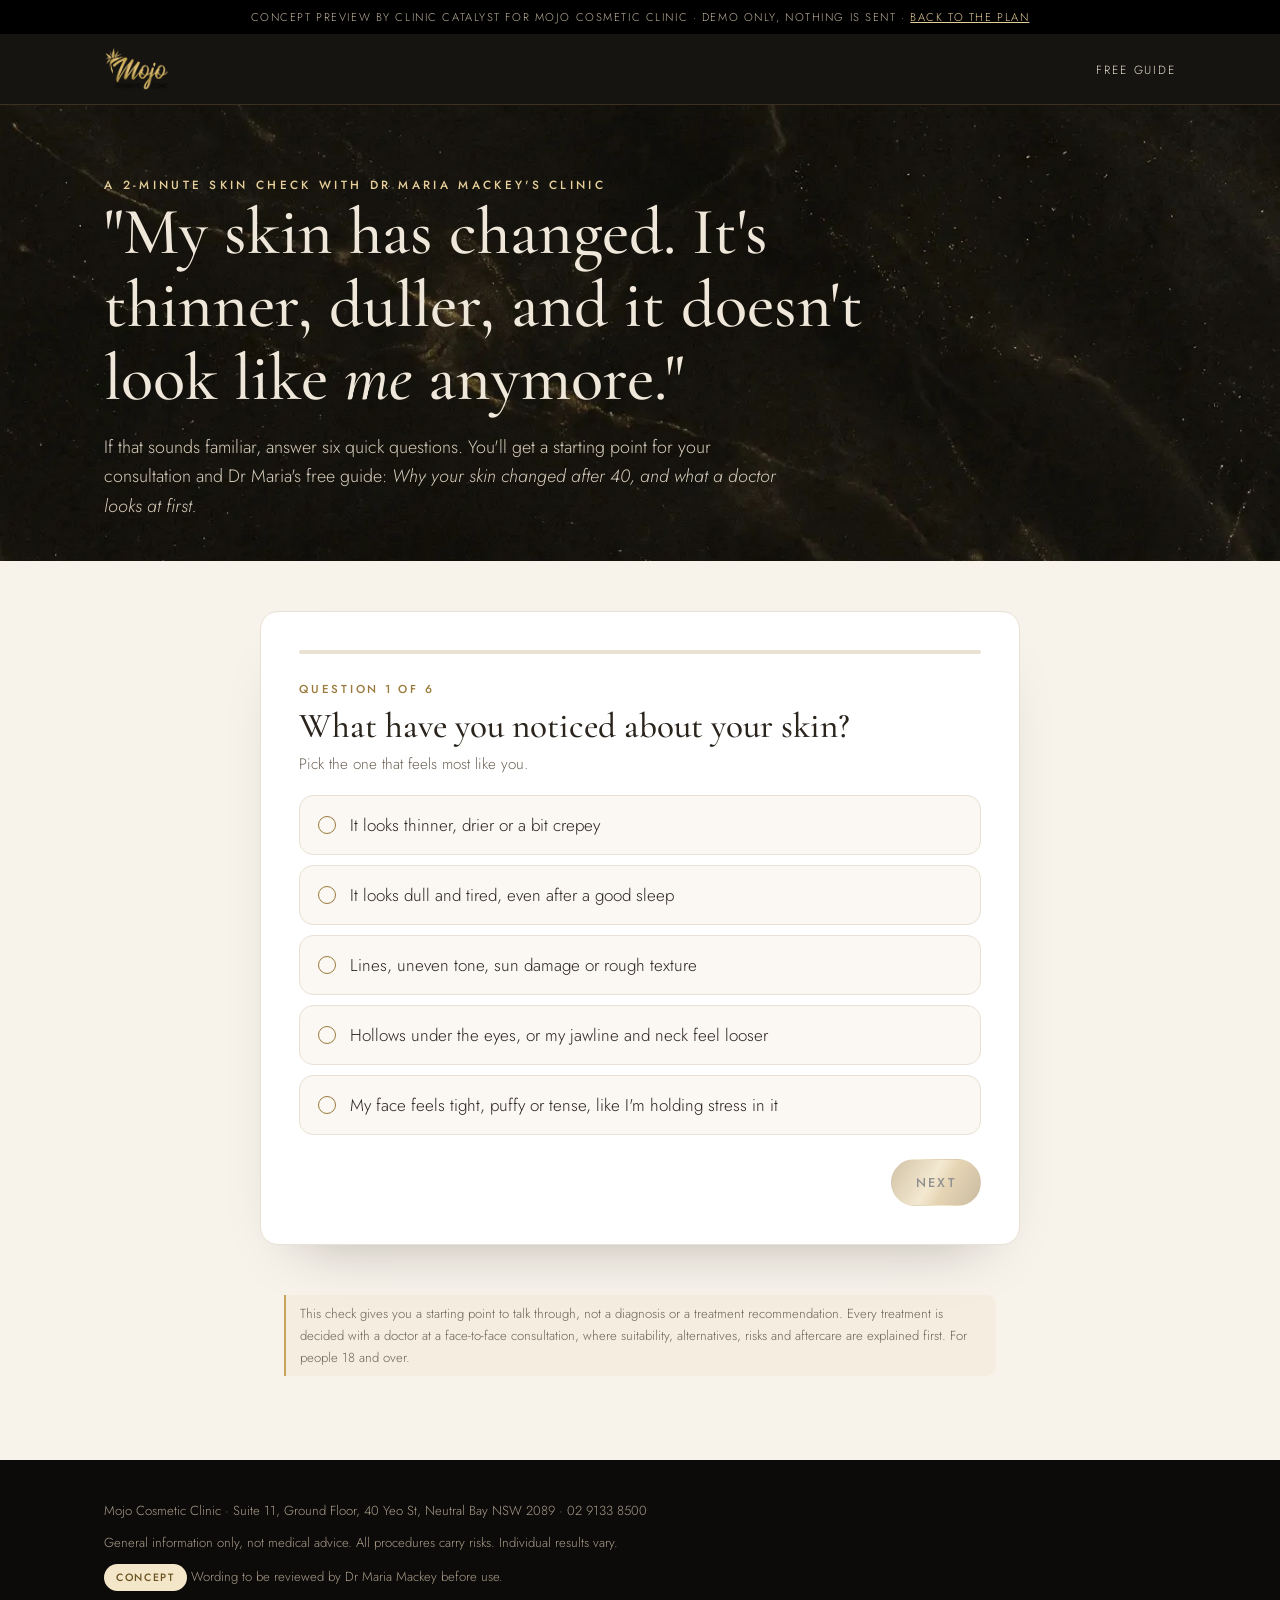
<file: quiz.html>
<!DOCTYPE html>
<html lang="en-AU">
<head>
<meta charset="utf-8">
<meta name="viewport" content="width=device-width, initial-scale=1">
<meta name="robots" content="noindex,nofollow">
<title>Has your skin changed? | Mojo Cosmetic Clinic</title>
<link rel="preconnect" href="https://fonts.googleapis.com">
<link rel="preconnect" href="https://fonts.gstatic.com" crossorigin>
<link href="https://fonts.googleapis.com/css2?family=Cormorant+Garamond:ital,wght@0,400;0,500;0,600;1,400;1,500&family=Jost:wght@300;400;500;600&display=swap" rel="stylesheet">
<link rel="stylesheet" href="assets/funnel.css">
<style>
.qhero{padding:70px 0 40px}
.qhero h1{max-width:820px}
.qbox{max-width:760px;margin:0 auto;background:#fff;border:1px solid var(--stone);border-radius:var(--r);padding:38px;box-shadow:0 30px 60px -40px rgba(13,11,9,.35)}
.bar{height:4px;background:var(--stone);border-radius:4px;overflow:hidden;margin-bottom:26px}
.bar i{display:block;height:100%;width:0;background:var(--gold-grad);transition:width .4s}
.step{display:none}
.step.on{display:block;animation:fade .45s}
@keyframes fade{from{opacity:0;transform:translateY(8px)}to{opacity:1;transform:none}}
.qnum{font-size:.72rem;letter-spacing:.24em;text-transform:uppercase;color:var(--gold-dk);font-weight:500}
.step h2{font-size:clamp(1.6rem,3vw,2.2rem);margin:8px 0 6px}
.step .hint{color:var(--muted);font-size:.95rem;margin-bottom:18px}
.opts{display:grid;gap:10px}
.opt{display:flex;gap:14px;align-items:center;text-align:left;width:100%;background:var(--paper);border:1px solid var(--stone);border-radius:14px;padding:15px 18px;font:inherit;color:var(--text);cursor:pointer;transition:.2s}
.opt:hover{border-color:var(--gold)}
.opt.sel{border-color:var(--gold-dk);background:#fbf3e3}
.opt .dot{flex:0 0 18px;height:18px;border-radius:50%;border:1px solid var(--gold-dk)}
.opt.sel .dot{background:var(--gold-grad)}
.nav{display:flex;justify-content:space-between;gap:12px;margin-top:24px}
.nav .btn{padding:13px 24px}
.back{background:none;border:0;color:var(--muted);font:inherit;cursor:pointer;text-decoration:underline}
.fields{display:grid;gap:12px;margin-top:6px}
.fields label{font-size:.85rem;color:var(--muted)}
.fields input[type=text],.fields input[type=email],.fields input[type=tel]{width:100%;font:inherit;padding:14px 16px;border:1px solid var(--stone);border-radius:12px;background:var(--paper)}
.check{display:flex;gap:10px;align-items:flex-start;font-size:.9rem;color:var(--text)}
.check input{margin-top:5px;accent-color:#9a7a3c}
.err{color:#9b2c1f;font-size:.85rem;min-height:1.2em}
.demo{font-size:.75rem;color:var(--muted);margin-top:10px}
.why{margin-top:50px}
@media (max-width:520px){.qbox{padding:24px 18px}.nav{flex-direction:column-reverse;align-items:stretch}.back{padding:8px}}
</style>
</head>
<body>
<div class="concept">Concept preview by Clinic Catalyst for Mojo Cosmetic Clinic · demo only, nothing is sent · <a href="index.html">back to the plan</a></div>
<header class="top"><div class="wrap"><img src="assets/mojo-logo.webp" alt="Mojo Cosmetic Clinic"><a class="small" href="guide.html">Free guide</a></div></header>

<section class="dark qhero">
  <div class="wrap">
    <div class="eyebrow">A 2-minute skin check with Dr Maria Mackey's clinic</div>
    <h1>"My skin has changed. It's thinner, duller, and it doesn't look like <em>me</em> anymore."</h1>
    <p class="lead" style="margin-top:18px">If that sounds familiar, answer six quick questions. You'll get a starting point for your consultation and Dr Maria's free guide: <em>Why your skin changed after 40, and what a doctor looks at first.</em></p>
  </div>
</section>

<section class="cream" style="padding-top:50px">
  <div class="wrap">
    <div class="qbox" id="quiz">
      <div class="bar"><i id="bar"></i></div>

      <div class="step on" data-q="concern">
        <div class="qnum">Question 1 of 6</div>
        <h2>What have you noticed about your skin?</h2>
        <p class="hint">Pick the one that feels most like you.</p>
        <div class="opts">
          <button class="opt" data-v="thin"><span class="dot"></span>It looks thinner, drier or a bit crepey</button>
          <button class="opt" data-v="dull"><span class="dot"></span>It looks dull and tired, even after a good sleep</button>
          <button class="opt" data-v="texture"><span class="dot"></span>Lines, uneven tone, sun damage or rough texture</button>
          <button class="opt" data-v="laxity"><span class="dot"></span>Hollows under the eyes, or my jawline and neck feel looser</button>
          <button class="opt" data-v="tension"><span class="dot"></span>My face feels tight, puffy or tense, like I'm holding stress in it</button>
        </div>
      </div>

      <div class="step" data-q="when">
        <div class="qnum">Question 2 of 6</div>
        <h2>When did you start noticing it?</h2>
        <div class="opts">
          <button class="opt" data-v="recent"><span class="dot"></span>In the last year or so</button>
          <button class="opt" data-v="gradual"><span class="dot"></span>Slowly, over a few years</button>
          <button class="opt" data-v="hormonal"><span class="dot"></span>Around the time my cycle changed, or perimenopause started</button>
          <button class="opt" data-v="unsure"><span class="dot"></span>I'm honestly not sure</button>
        </div>
      </div>

      <div class="step" data-q="tried">
        <div class="qnum">Question 3 of 6</div>
        <h2>What have you tried so far?</h2>
        <div class="opts">
          <button class="opt" data-v="skincare"><span class="dot"></span>Better skincare at home</button>
          <button class="opt" data-v="facials"><span class="dot"></span>Facials or salon treatments</button>
          <button class="opt" data-v="clinic"><span class="dot"></span>Clinic treatments, like peels, needling or injectables</button>
          <button class="opt" data-v="nothing"><span class="dot"></span>Nothing yet, I'm just starting to look</button>
        </div>
      </div>

      <div class="step" data-q="matters">
        <div class="qnum">Question 4 of 6</div>
        <h2>What matters most to you?</h2>
        <div class="opts">
          <button class="opt" data-v="natural"><span class="dot"></span>I don't want to look done. I want to look like myself.</button>
          <button class="opt" data-v="downtime"><span class="dot"></span>Little or no time away from work and life</button>
          <button class="opt" data-v="why"><span class="dot"></span>Understanding <em>why</em> my skin has changed</button>
          <button class="opt" data-v="plan"><span class="dot"></span>A clear plan I can follow over time</button>
        </div>
      </div>

      <div class="step" data-q="within">
        <div class="qnum">Question 5 of 6</div>
        <h2>Would you like the inside story too?</h2>
        <p class="hint">Dr Maria also practises integrative medicine. Hormones, gut health and nutrition can all show up in your skin.</p>
        <div class="opts">
          <button class="opt" data-v="yes"><span class="dot"></span>Yes, I'd like to look at what's happening inside as well</button>
          <button class="opt" data-v="maybe"><span class="dot"></span>Maybe, I'd like to hear more first</button>
          <button class="opt" data-v="skin"><span class="dot"></span>Just my skin for now</button>
        </div>
      </div>

      <div class="step" data-q="details">
        <div class="qnum">Last step</div>
        <h2>Where should we send your guide?</h2>
        <p class="hint">You'll get your starting point straight away, plus the guide and Dr Maria's short video.</p>
        <div class="fields">
          <div><label for="fn">First name</label><input id="fn" type="text" autocomplete="given-name"></div>
          <div><label for="em">Email</label><input id="em" type="email" autocomplete="email"></div>
          <div><label for="mb">Mobile</label><input id="mb" type="tel" autocomplete="tel" placeholder="04xx xxx xxx"></div>
          <label class="check"><input type="checkbox" id="age"> I'm 18 or over</label>
          <label class="check"><input type="checkbox" id="ok"> Send me the guide and the occasional email or text from Mojo. I can unsubscribe any time.</label>
          <div class="err" id="err"></div>
        </div>
        <p class="demo">Demo: in the live version this saves you into Mojo's Go High Level and starts your follow-up. Here, nothing is sent.</p>
      </div>

      <div class="nav">
        <button class="back" id="back" style="visibility:hidden">Back</button>
        <button class="btn btn-gold" id="next">Next</button>
      </div>
    </div>

    <div class="wrap narrow why">
      <p class="note">This check gives you a starting point to talk through, not a diagnosis or a treatment recommendation. Every treatment is decided with a doctor at a face-to-face consultation, where suitability, alternatives, risks and aftercare are explained first. For people 18 and over.</p>
    </div>
  </div>
</section>

<footer><div class="wrap">
  <p>Mojo Cosmetic Clinic · Suite 11, Ground Floor, 40 Yeo St, Neutral Bay NSW 2089 · 02 9133 8500</p>
  <p>General information only, not medical advice. All procedures carry risks. Individual results vary.</p>
  <p><span class="review-flag">Concept</span> Wording to be reviewed by Dr Maria Mackey before use.</p>
</div></footer>

<script>
(function(){
  var steps=[].slice.call(document.querySelectorAll('.step')), i=0, ans={};
  var next=document.getElementById('next'), back=document.getElementById('back'), bar=document.getElementById('bar');
  function show(){
    steps.forEach(function(s,k){s.classList.toggle('on',k===i)});
    bar.style.width=((i)/(steps.length-1)*100)+'%';
    back.style.visibility=i?'visible':'hidden';
    next.textContent=i===steps.length-1?'Get my starting point':'Next';
    var q=steps[i].dataset.q; next.disabled=false;
    if(q!=='details' && !ans[q]) next.style.opacity=.45; else next.style.opacity=1;
    document.getElementById('quiz').scrollIntoView({behavior:'smooth',block:'start'});
  }
  document.querySelectorAll('.step .opt').forEach(function(b){
    b.addEventListener('click',function(){
      var st=b.closest('.step'); st.querySelectorAll('.opt').forEach(function(o){o.classList.remove('sel')});
      b.classList.add('sel'); ans[st.dataset.q]=b.dataset.v; next.style.opacity=1;
      setTimeout(function(){ if(i<steps.length-1){i++;show();} },260);
    });
  });
  back.addEventListener('click',function(){ if(i>0){i--;show();} });
  next.addEventListener('click',function(){
    var q=steps[i].dataset.q;
    if(q!=='details'){ if(ans[q]){i++;show();} return; }
    var fn=document.getElementById('fn').value.trim(), em=document.getElementById('em').value.trim(), err=document.getElementById('err');
    if(!fn||!/^\S+@\S+\.\S+$/.test(em)){err.textContent='Please add your first name and a valid email.';return;}
    if(!document.getElementById('age').checked){err.textContent='This guide is for people 18 and over.';return;}
    if(!document.getElementById('ok').checked){err.textContent='Please tick the box so we can send your guide.';return;}
    // Starting point: hormones/within first, then doctor-led, then buccal, then skin quality
    var start='skin';
    if(ans.within==='yes'||ans.when==='hormonal') start='within';
    else if(ans.concern==='laxity') start='doctor';
    else if(ans.concern==='tension') start='tension';
    location.href='guide.html?start='+start+'&concern='+encodeURIComponent(ans.concern)+'&name='+encodeURIComponent(fn);
  });
  show();
})();
</script>
</body>
</html>
</file>
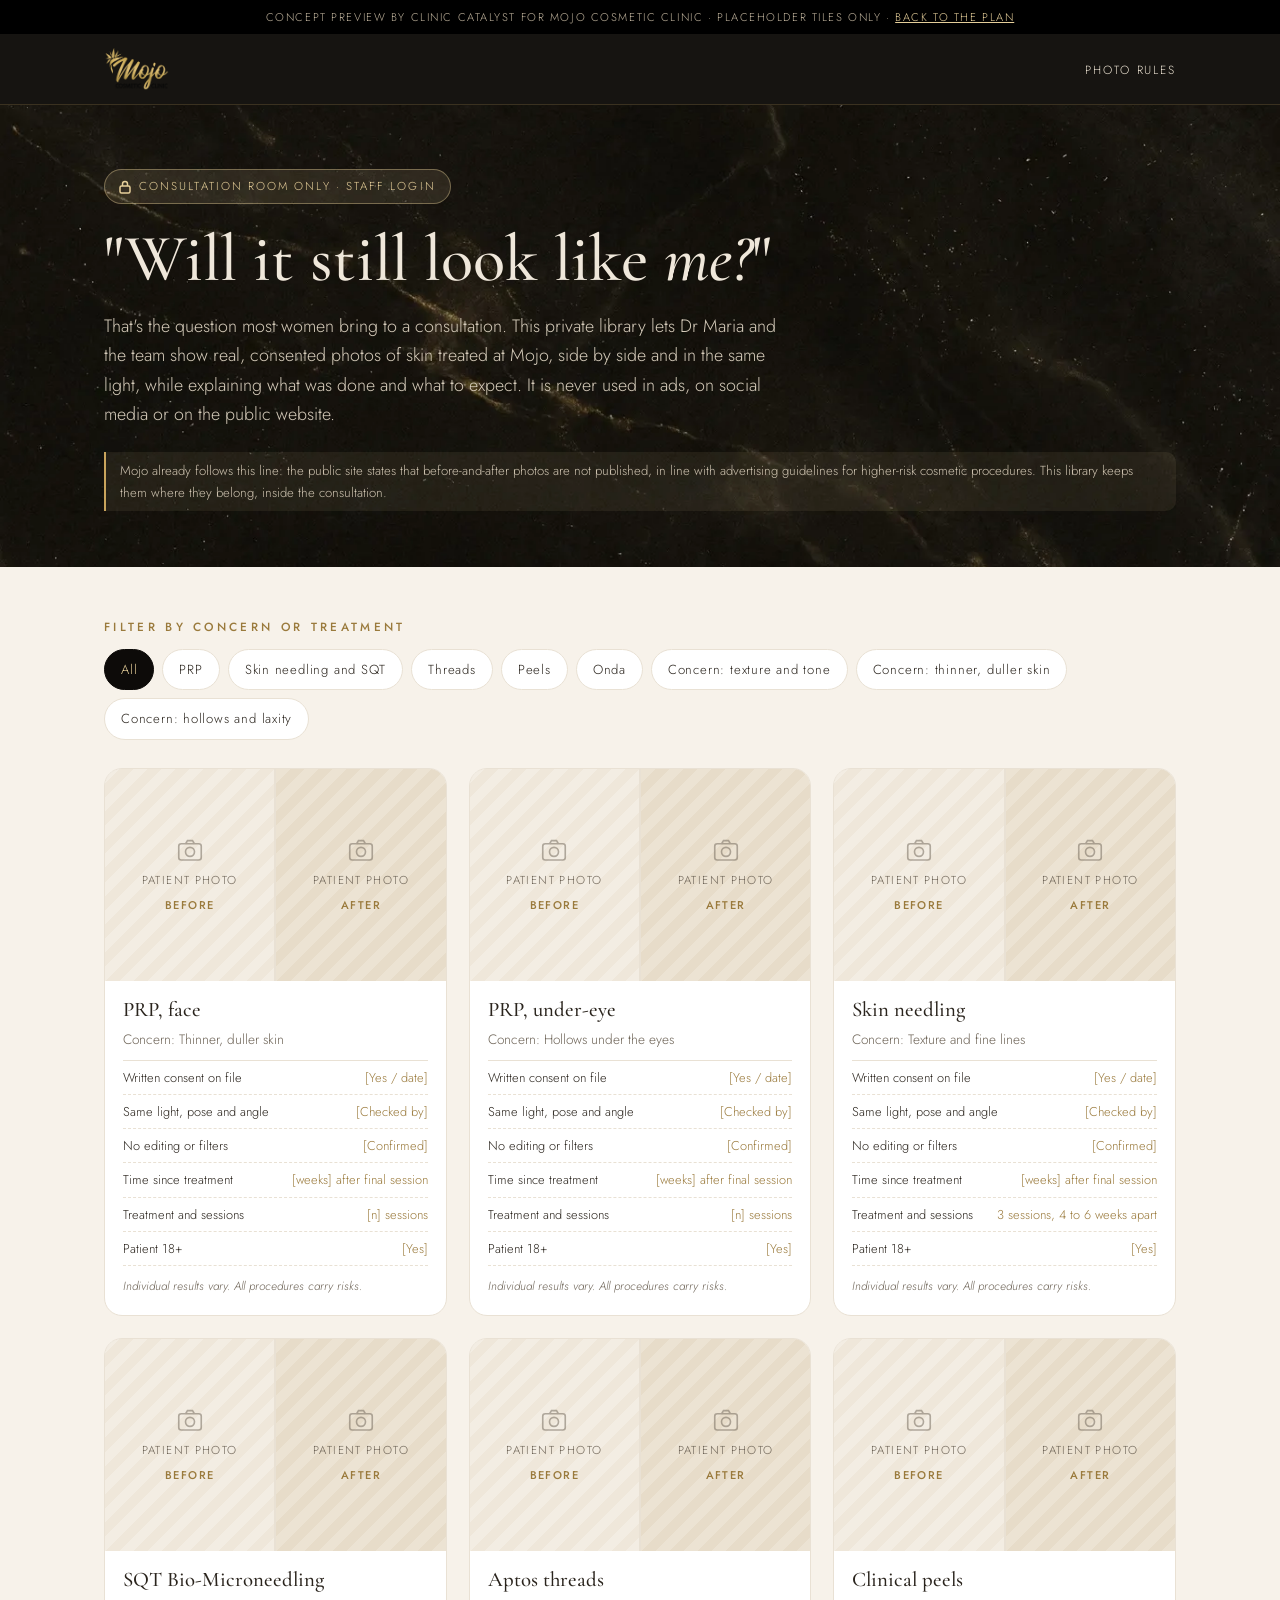
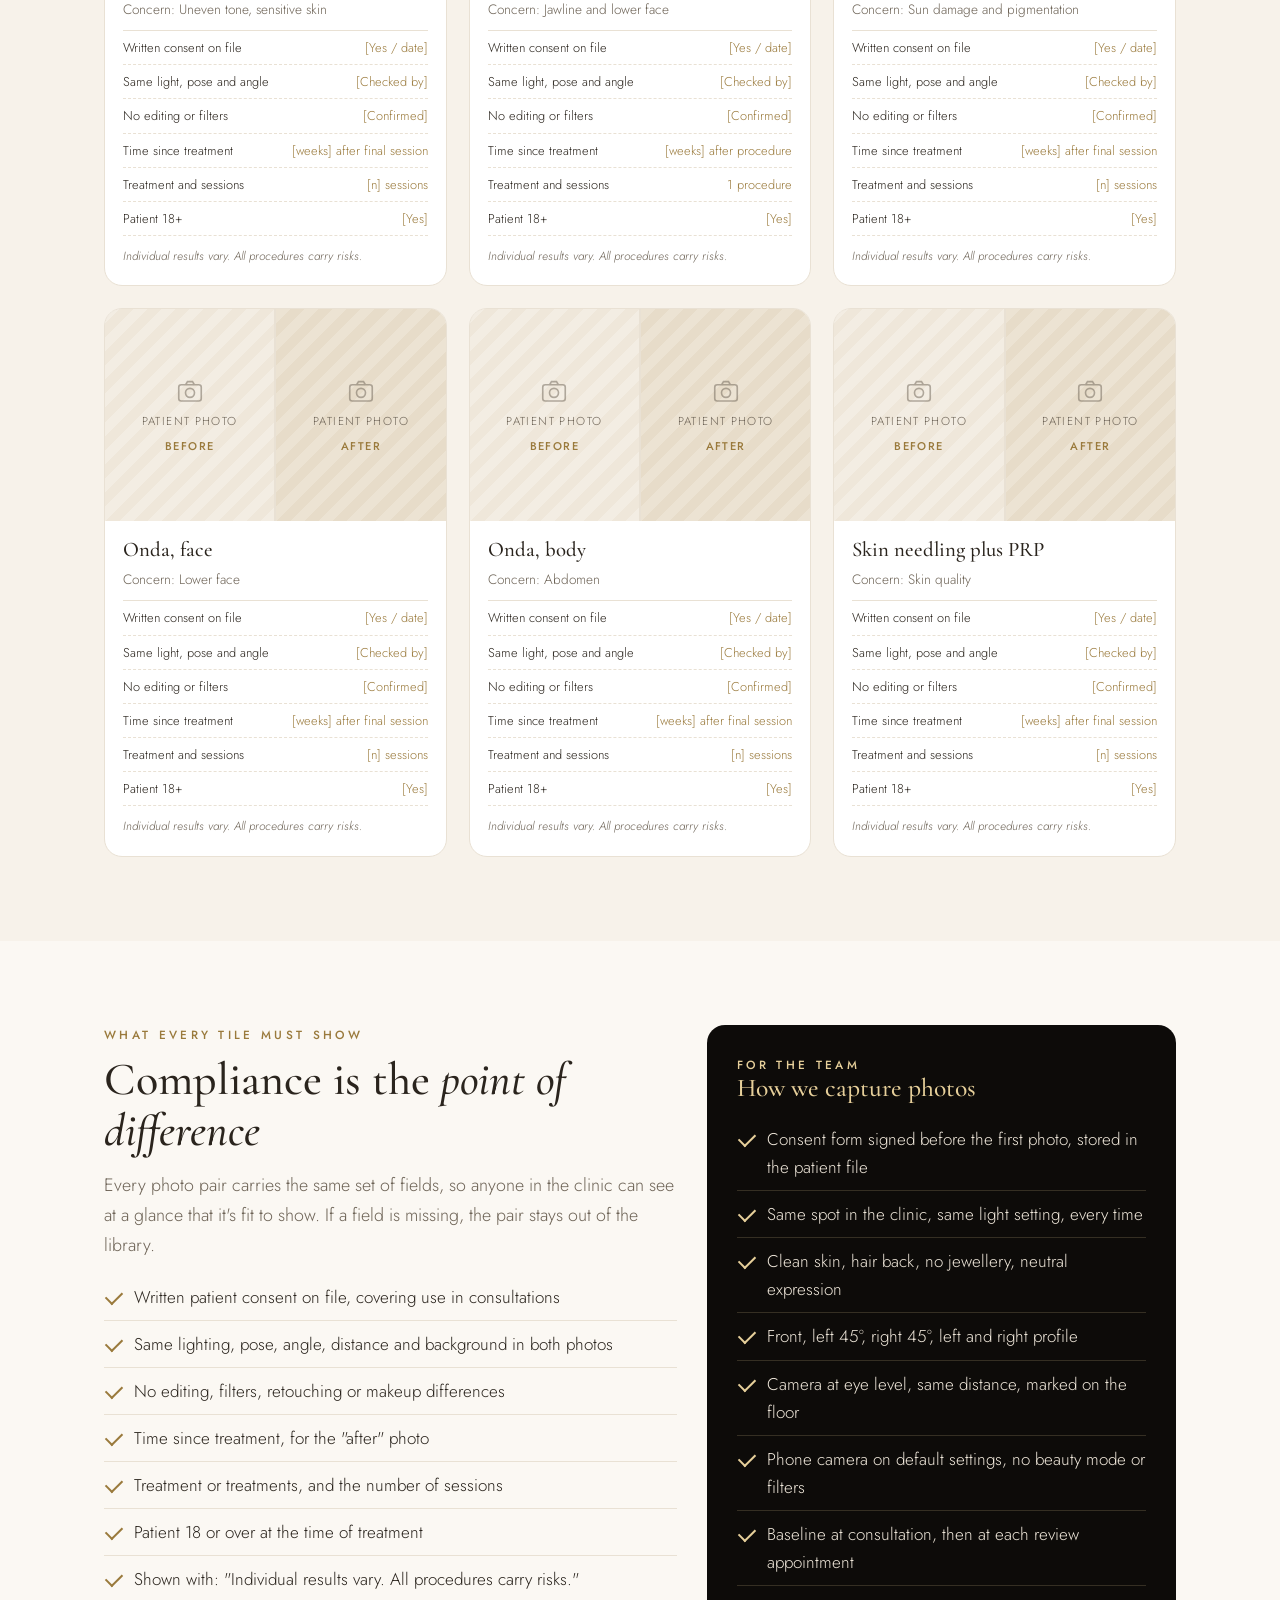
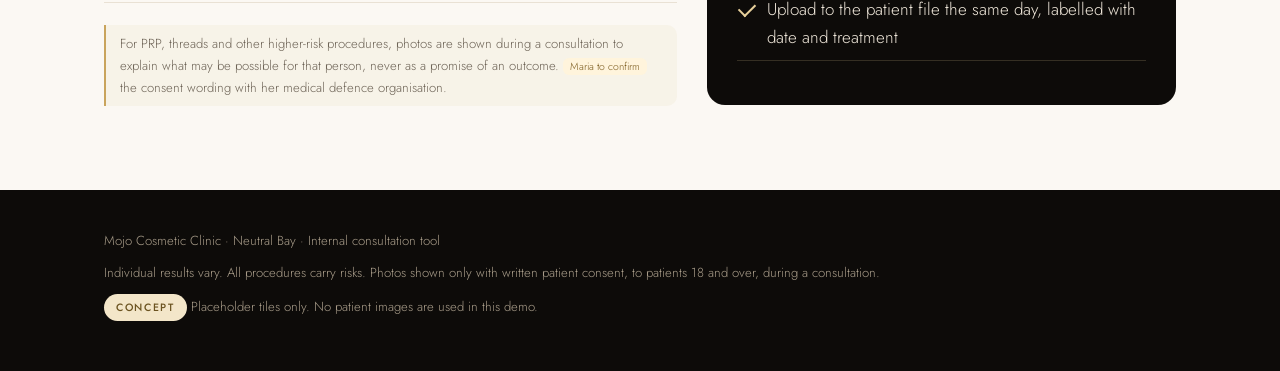
<file: results.html>
<!DOCTYPE html>
<html lang="en-AU">
<head>
<meta charset="utf-8">
<meta name="viewport" content="width=device-width, initial-scale=1">
<meta name="robots" content="noindex,nofollow">
<title>Consultation photo library | Mojo Cosmetic Clinic</title>
<link rel="preconnect" href="https://fonts.googleapis.com">
<link rel="preconnect" href="https://fonts.gstatic.com" crossorigin>
<link href="https://fonts.googleapis.com/css2?family=Cormorant+Garamond:ital,wght@0,400;0,500;0,600;1,400;1,500&family=Jost:wght@300;400;500;600&display=swap" rel="stylesheet">
<link rel="stylesheet" href="assets/funnel.css">
<style>
.lock{display:inline-flex;align-items:center;gap:8px;font-size:.72rem;letter-spacing:.18em;text-transform:uppercase;background:rgba(230,207,154,.12);border:1px solid rgba(230,207,154,.4);color:var(--gold-lt);padding:7px 14px;border-radius:30px;margin-bottom:18px}
.filters{display:flex;flex-wrap:wrap;gap:8px;margin:0 0 28px}
.chip{font:inherit;font-size:.82rem;letter-spacing:.06em;border:1px solid var(--stone);background:#fff;color:var(--text);padding:9px 16px;border-radius:30px;cursor:pointer;transition:.2s}
.chip:hover{border-color:var(--gold)}
.chip.on{background:var(--ink);color:var(--gold-lt);border-color:var(--ink)}
.lib{display:grid;grid-template-columns:repeat(3,1fr);gap:22px}
.tile{background:#fff;border:1px solid var(--stone);border-radius:var(--r);overflow:hidden;display:flex;flex-direction:column}
.pair{display:grid;grid-template-columns:1fr 1fr;gap:2px;background:var(--stone)}
.ph{aspect-ratio:4/5;display:flex;flex-direction:column;align-items:center;justify-content:center;text-align:center;gap:6px;padding:10px;font-size:.72rem;letter-spacing:.12em;text-transform:uppercase;color:var(--muted);background:repeating-linear-gradient(135deg,#f3ede3 0 10px,#efe7da 10px 20px)}
.ph.after{background:repeating-linear-gradient(135deg,#ece3d3 0 10px,#e7dcc9 10px 20px)}
.ph svg{width:30px;height:30px;opacity:.5}
.ph b{font-weight:500;color:var(--gold-dk);font-size:.7rem}
.meta{padding:18px 18px 20px;flex:1;display:flex;flex-direction:column}
.meta h3{font-size:1.3rem}
.meta .tx{font-size:.85rem;color:var(--muted);margin-bottom:10px}
.fields{list-style:none;font-size:.8rem;border-top:1px solid var(--stone);margin-top:auto}
.fields li{display:flex;justify-content:space-between;gap:10px;padding:6px 0;border-bottom:1px dashed var(--stone)}
.fields li span:last-child{color:var(--gold-dk);text-align:right}
.disc{font-size:.74rem;color:var(--muted);margin-top:10px;font-style:italic}
.hide{display:none}
.rules{display:grid;grid-template-columns:1.1fr .9fr;gap:30px;align-items:start}
.capture{background:var(--ink);color:#efe7da;border-radius:var(--r);padding:30px}
.capture h3{color:var(--gold-lt);font-size:1.6rem}
.capture .ticks li{border-color:rgba(230,207,154,.18)}
.capture .ticks li:before{border-color:var(--gold-lt)}
@media (max-width:980px){.lib{grid-template-columns:repeat(2,1fr)}.rules{grid-template-columns:1fr}}
@media (max-width:560px){.lib{grid-template-columns:1fr}}
</style>
</head>
<body>
<div class="concept">Concept preview by Clinic Catalyst for Mojo Cosmetic Clinic · placeholder tiles only · <a href="index.html">back to the plan</a></div>
<header class="top"><div class="wrap"><img src="assets/mojo-logo.webp" alt="Mojo Cosmetic Clinic"><a class="small" href="#capture">Photo rules</a></div></header>

<section class="dark" style="padding:64px 0 56px">
  <div class="wrap">
    <span class="lock"><svg width="12" height="14" viewBox="0 0 12 14" fill="none" stroke="currentColor" stroke-width="1.5"><rect x="1" y="6" width="10" height="7" rx="1.5"/><path d="M3.5 6V4a2.5 2.5 0 015 0v2"/></svg> Consultation room only · staff login</span>
    <h1>"Will it still look like <em>me?</em>"</h1>
    <p class="lead" style="margin-top:16px">That's the question most women bring to a consultation. This private library lets Dr Maria and the team show real, consented photos of skin treated at Mojo, side by side and in the same light, while explaining what was done and what to expect. It is never used in ads, on social media or on the public website.</p>
    <p class="note">Mojo already follows this line: the public site states that before-and-after photos are not published, in line with advertising guidelines for higher-risk cosmetic procedures. This library keeps them where they belong, inside the consultation.</p>
  </div>
</section>

<section class="cream" style="padding-top:50px">
  <div class="wrap">
    <div class="eyebrow">Filter by concern or treatment</div>
    <div class="filters" id="filters" style="margin-top:12px">
      <button class="chip on" data-f="all">All</button>
      <button class="chip" data-f="prp">PRP</button>
      <button class="chip" data-f="needling">Skin needling and SQT</button>
      <button class="chip" data-f="threads">Threads</button>
      <button class="chip" data-f="peels">Peels</button>
      <button class="chip" data-f="onda">Onda</button>
      <button class="chip" data-f="texture">Concern: texture and tone</button>
      <button class="chip" data-f="thin">Concern: thinner, duller skin</button>
      <button class="chip" data-f="laxity">Concern: hollows and laxity</button>
    </div>
    <div class="lib" id="lib"></div>
  </div>
</section>

<section id="capture">
  <div class="wrap rules">
    <div>
      <div class="eyebrow">What every tile must show</div>
      <h2>Compliance is the <em>point of difference</em></h2>
      <p class="lead">Every photo pair carries the same set of fields, so anyone in the clinic can see at a glance that it's fit to show. If a field is missing, the pair stays out of the library.</p>
      <ul class="ticks">
        <li>Written patient consent on file, covering use in consultations</li>
        <li>Same lighting, pose, angle, distance and background in both photos</li>
        <li>No editing, filters, retouching or makeup differences</li>
        <li>Time since treatment, for the "after" photo</li>
        <li>Treatment or treatments, and the number of sessions</li>
        <li>Patient 18 or over at the time of treatment</li>
        <li>Shown with: "Individual results vary. All procedures carry risks."</li>
      </ul>
      <p class="note">For PRP, threads and other higher-risk procedures, photos are shown during a consultation to explain what may be possible for that person, never as a promise of an outcome. <span class="confirm">Maria to confirm</span> the consent wording with her medical defence organisation.</p>
    </div>
    <div class="capture">
      <div class="eyebrow" style="color:var(--gold-lt)">For the team</div>
      <h3>How we capture photos</h3>
      <ul class="ticks">
        <li>Consent form signed before the first photo, stored in the patient file</li>
        <li>Same spot in the clinic, same light setting, every time</li>
        <li>Clean skin, hair back, no jewellery, neutral expression</li>
        <li>Front, left 45°, right 45°, left and right profile</li>
        <li>Camera at eye level, same distance, marked on the floor</li>
        <li>Phone camera on default settings, no beauty mode or filters</li>
        <li>Baseline at consultation, then at each review appointment</li>
        <li>Upload to the patient file the same day, labelled with date and treatment</li>
      </ul>
    </div>
  </div>
</section>

<footer><div class="wrap">
  <p>Mojo Cosmetic Clinic · Neutral Bay · Internal consultation tool</p>
  <p>Individual results vary. All procedures carry risks. Photos shown only with written patient consent, to patients 18 and over, during a consultation.</p>
  <p><span class="review-flag">Concept</span> Placeholder tiles only. No patient images are used in this demo.</p>
</div></footer>

<script>
(function(){
  var cam='<svg viewBox="0 0 24 24" fill="none" stroke="currentColor" stroke-width="1.3"><rect x="3" y="7" width="18" height="13" rx="2"/><circle cx="12" cy="13.5" r="3.6"/><path d="M8.5 7l1.5-2.5h4L15.5 7"/></svg>';
  var D=[
    {t:'PRP, face',f:'prp thin',c:'Thinner, duller skin',s:'[n] sessions',w:'[weeks] after final session'},
    {t:'PRP, under-eye',f:'prp laxity',c:'Hollows under the eyes',s:'[n] sessions',w:'[weeks] after final session'},
    {t:'Skin needling',f:'needling texture',c:'Texture and fine lines',s:'3 sessions, 4 to 6 weeks apart',w:'[weeks] after final session'},
    {t:'SQT Bio-Microneedling',f:'needling texture thin',c:'Uneven tone, sensitive skin',s:'[n] sessions',w:'[weeks] after final session'},
    {t:'Aptos threads',f:'threads laxity',c:'Jawline and lower face',s:'1 procedure',w:'[weeks] after procedure'},
    {t:'Clinical peels',f:'peels texture',c:'Sun damage and pigmentation',s:'[n] sessions',w:'[weeks] after final session'},
    {t:'Onda, face',f:'onda laxity',c:'Lower face',s:'[n] sessions',w:'[weeks] after final session'},
    {t:'Onda, body',f:'onda',c:'Abdomen',s:'[n] sessions',w:'[weeks] after final session'},
    {t:'Skin needling plus PRP',f:'needling prp thin',c:'Skin quality',s:'[n] sessions',w:'[weeks] after final session'}
  ];
  var h='';
  D.forEach(function(d){
    h+='<article class="tile" data-f="'+d.f+'"><div class="pair"><div class="ph">'+cam+'<span>Patient photo</span><b>Before</b></div><div class="ph after">'+cam+'<span>Patient photo</span><b>After</b></div></div>'+
    '<div class="meta"><h3>'+d.t+'</h3><div class="tx">Concern: '+d.c+'</div><ul class="fields">'+
    '<li><span>Written consent on file</span><span>[Yes / date]</span></li>'+
    '<li><span>Same light, pose and angle</span><span>[Checked by]</span></li>'+
    '<li><span>No editing or filters</span><span>[Confirmed]</span></li>'+
    '<li><span>Time since treatment</span><span>'+d.w+'</span></li>'+
    '<li><span>Treatment and sessions</span><span>'+d.s+'</span></li>'+
    '<li><span>Patient 18+</span><span>[Yes]</span></li></ul>'+
    '<div class="disc">Individual results vary. All procedures carry risks.</div></div></article>';
  });
  var lib=document.getElementById('lib'); lib.innerHTML=h;
  document.querySelectorAll('#filters .chip').forEach(function(c){
    c.addEventListener('click',function(){
      document.querySelectorAll('#filters .chip').forEach(function(x){x.classList.remove('on')}); c.classList.add('on');
      var f=c.dataset.f;
      lib.querySelectorAll('.tile').forEach(function(t){ t.classList.toggle('hide', f!=='all' && t.dataset.f.split(' ').indexOf(f)<0); });
    });
  });
})();
</script>
</body>
</html>
</file>
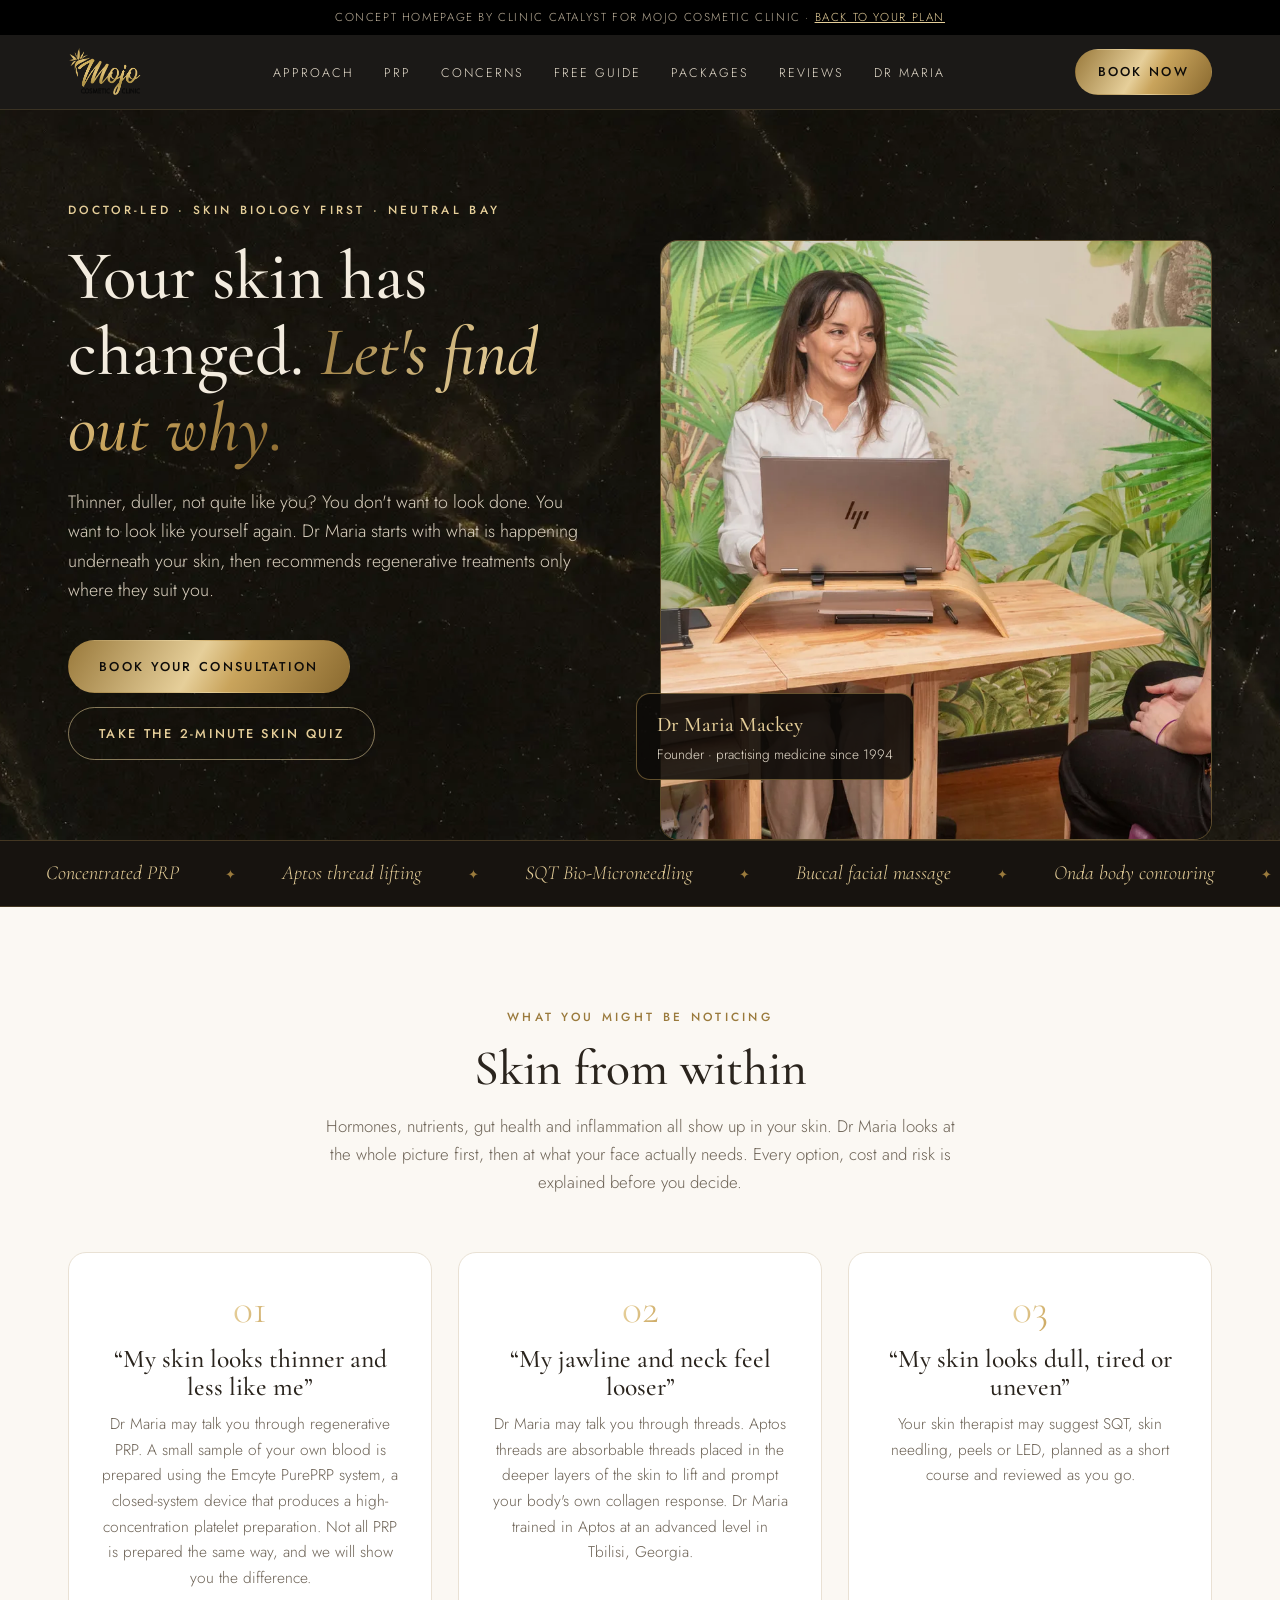
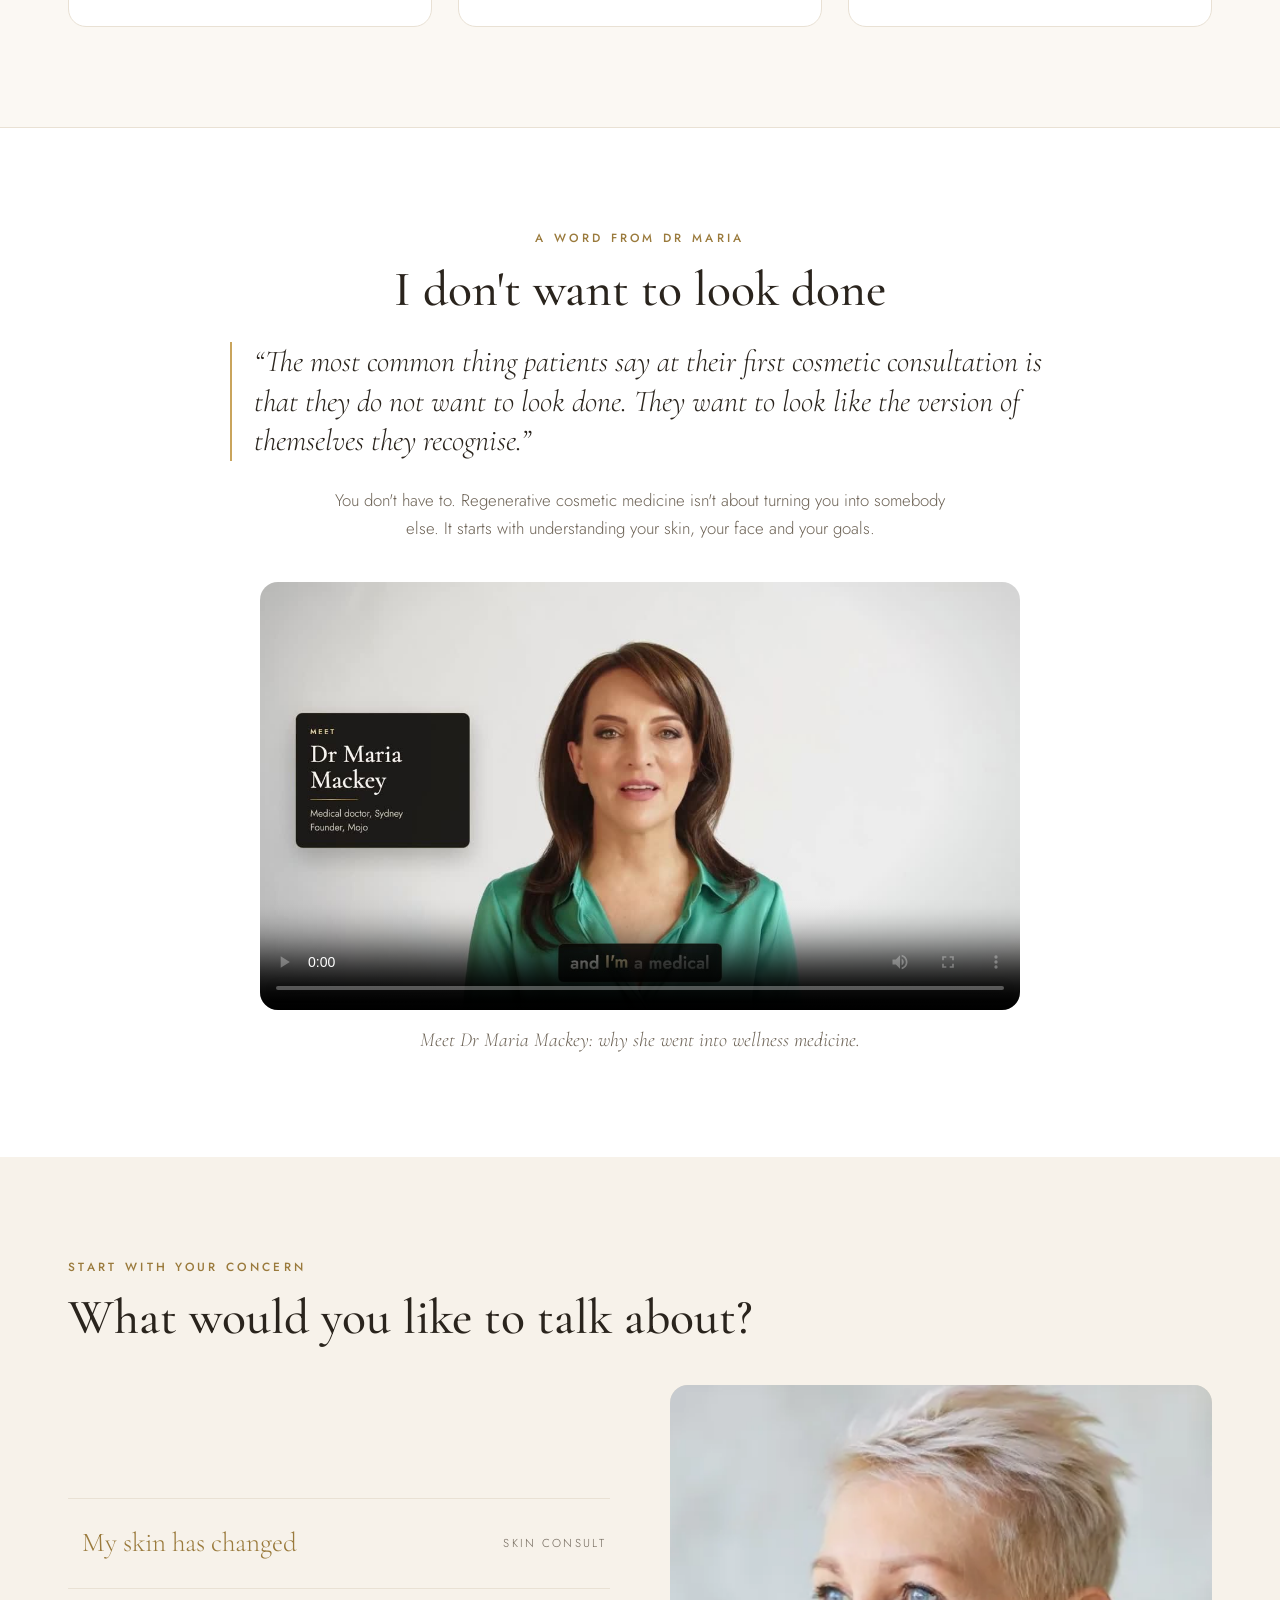
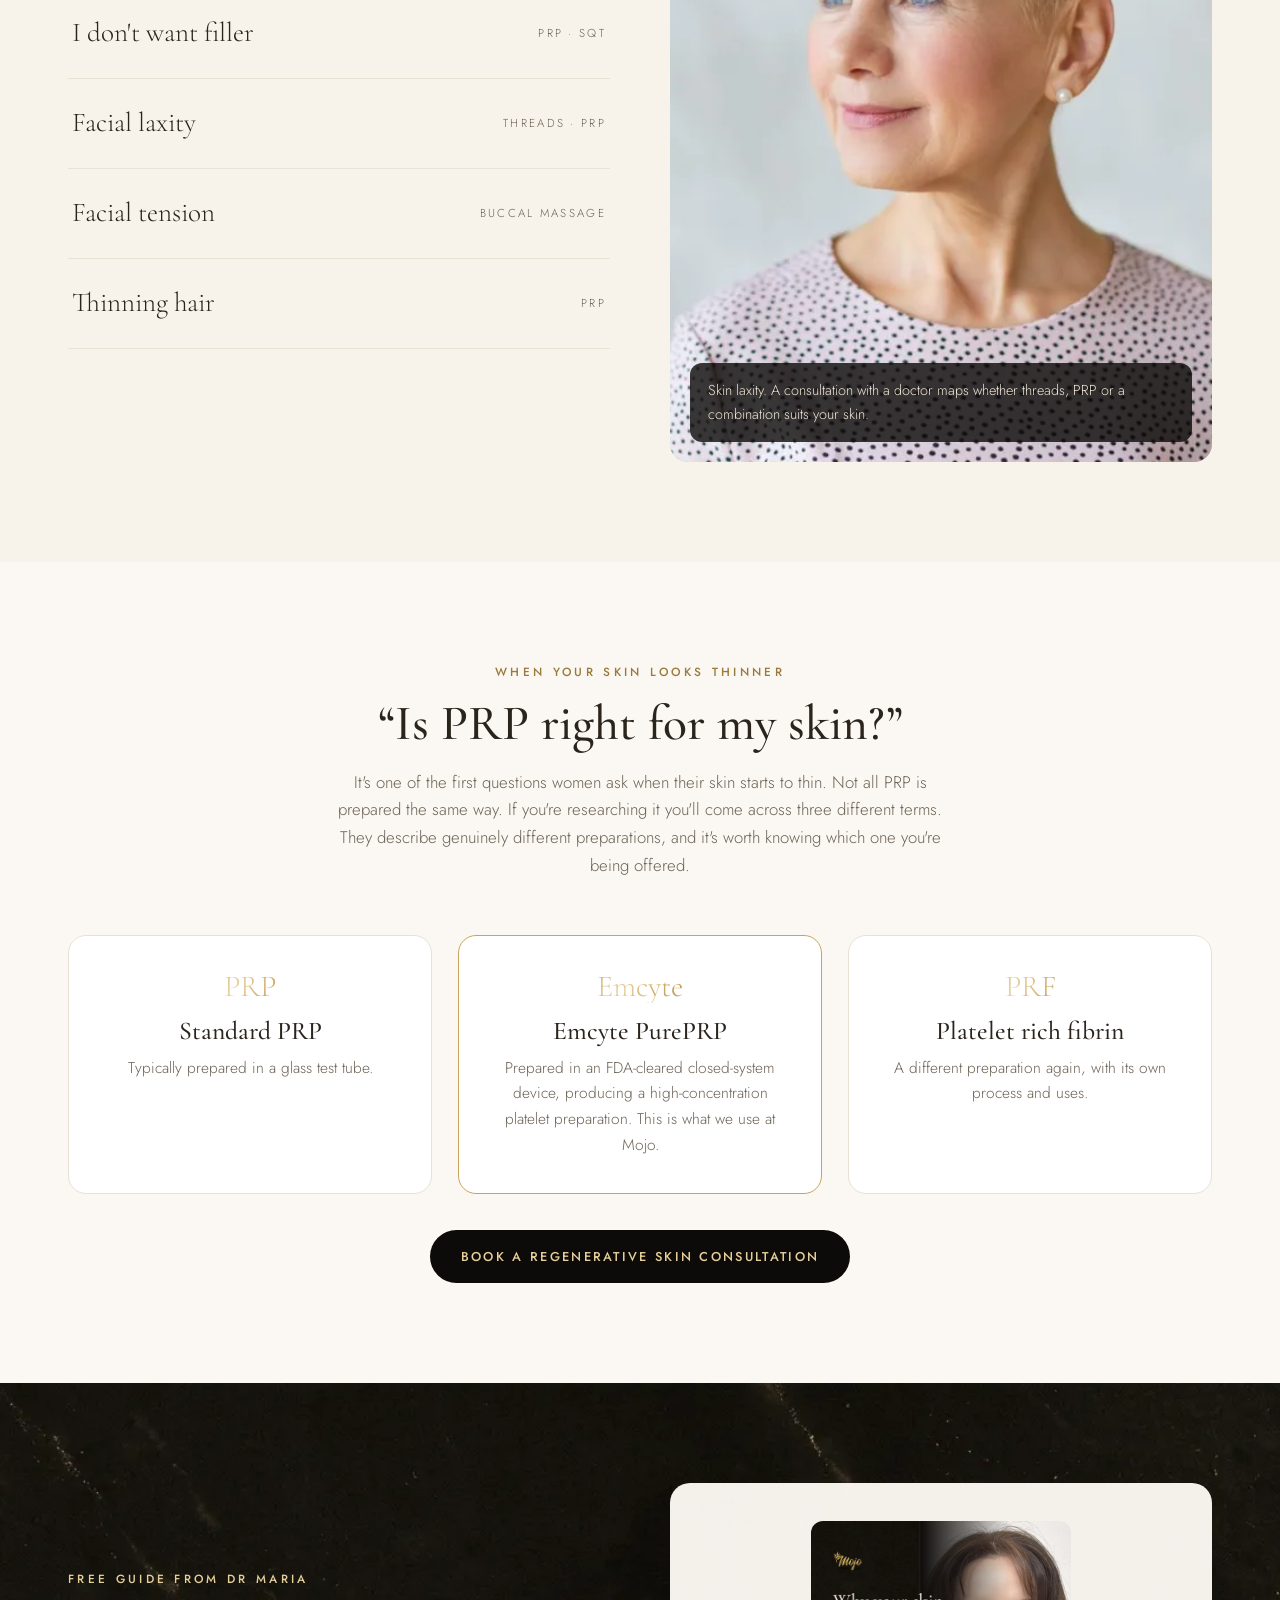
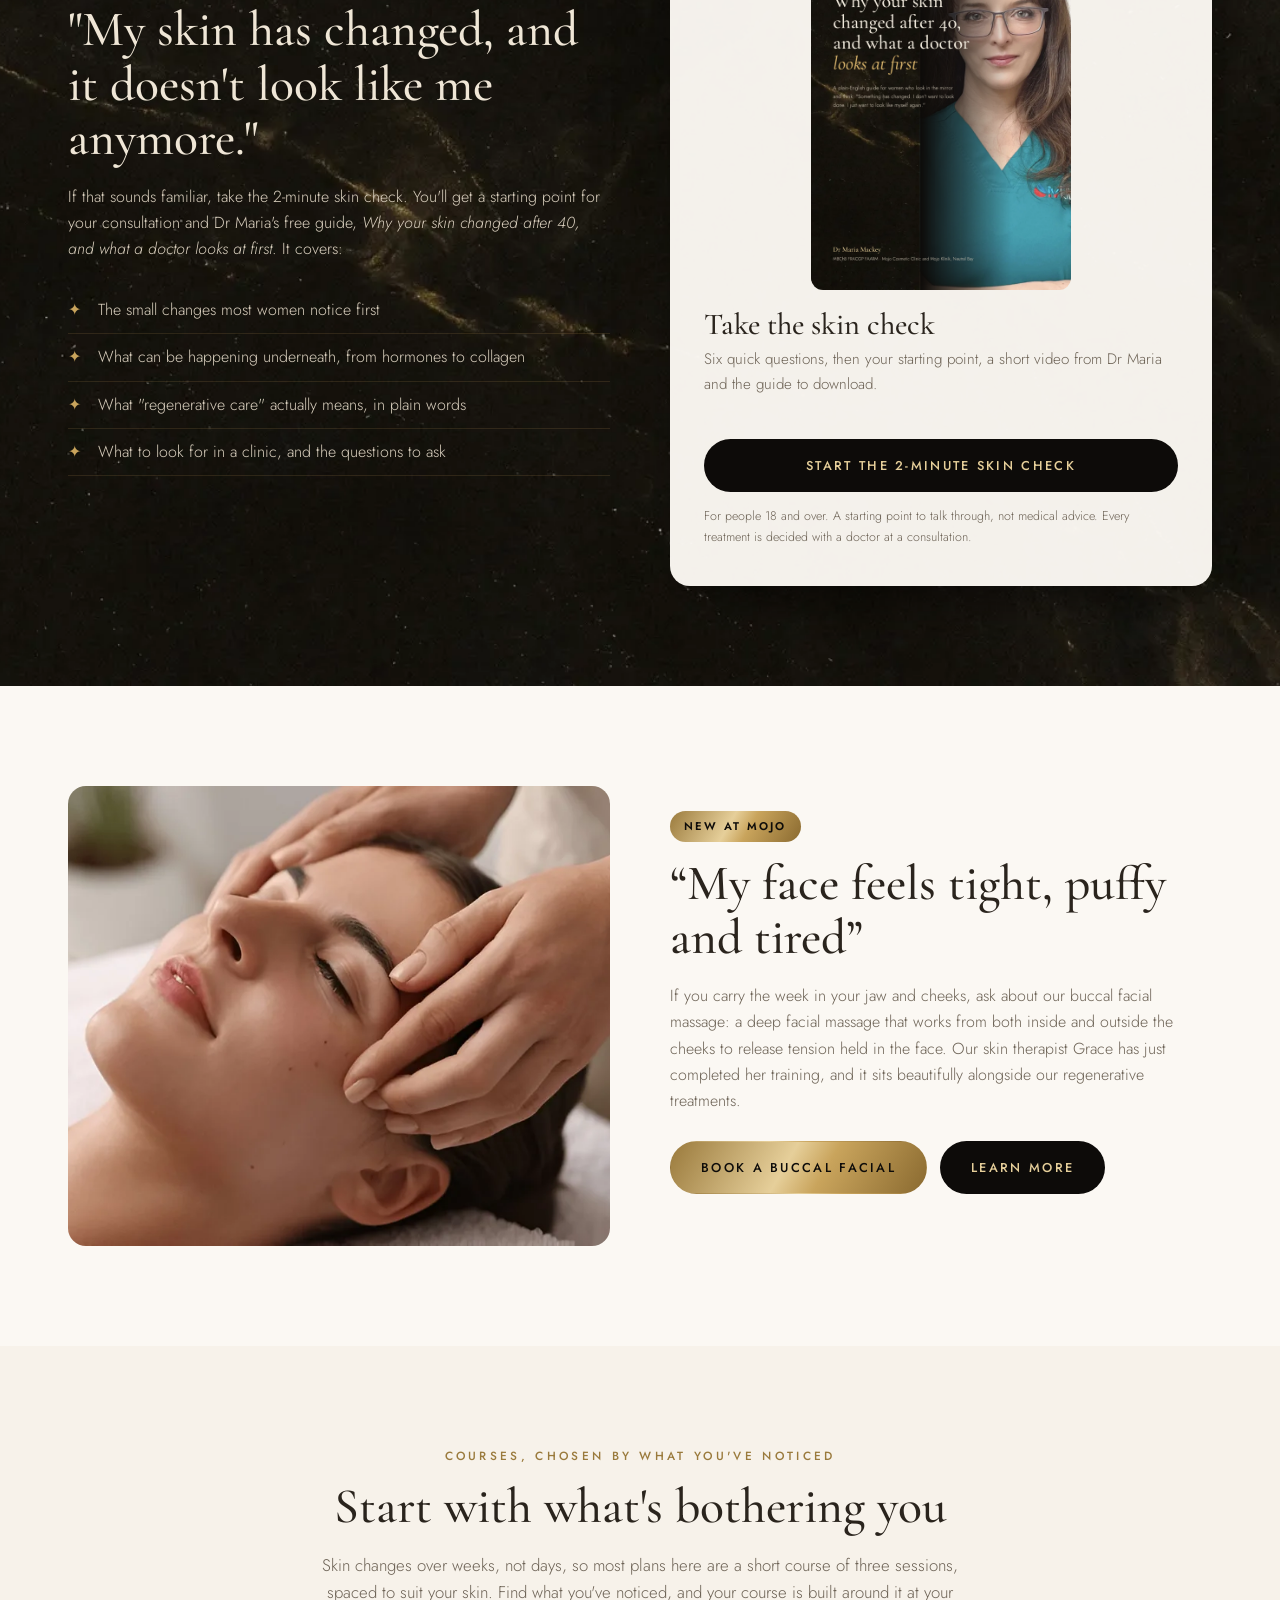
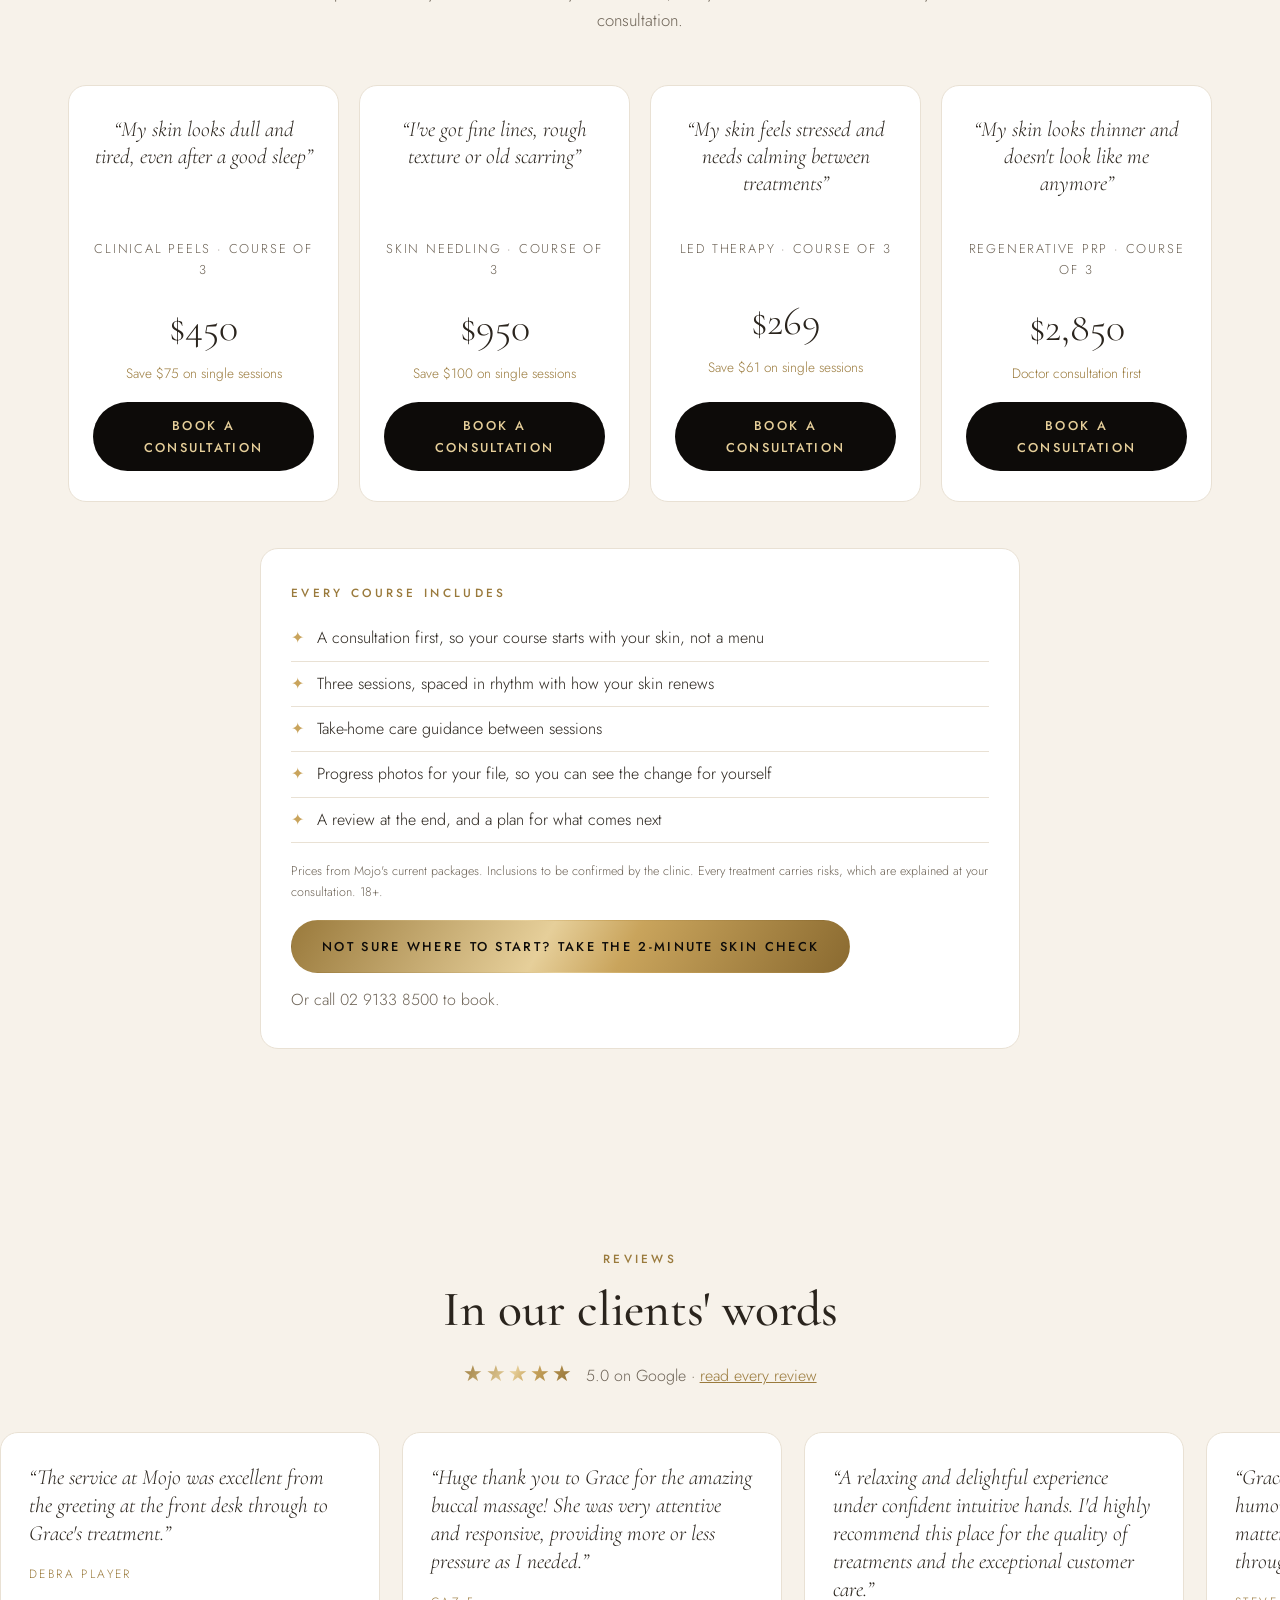
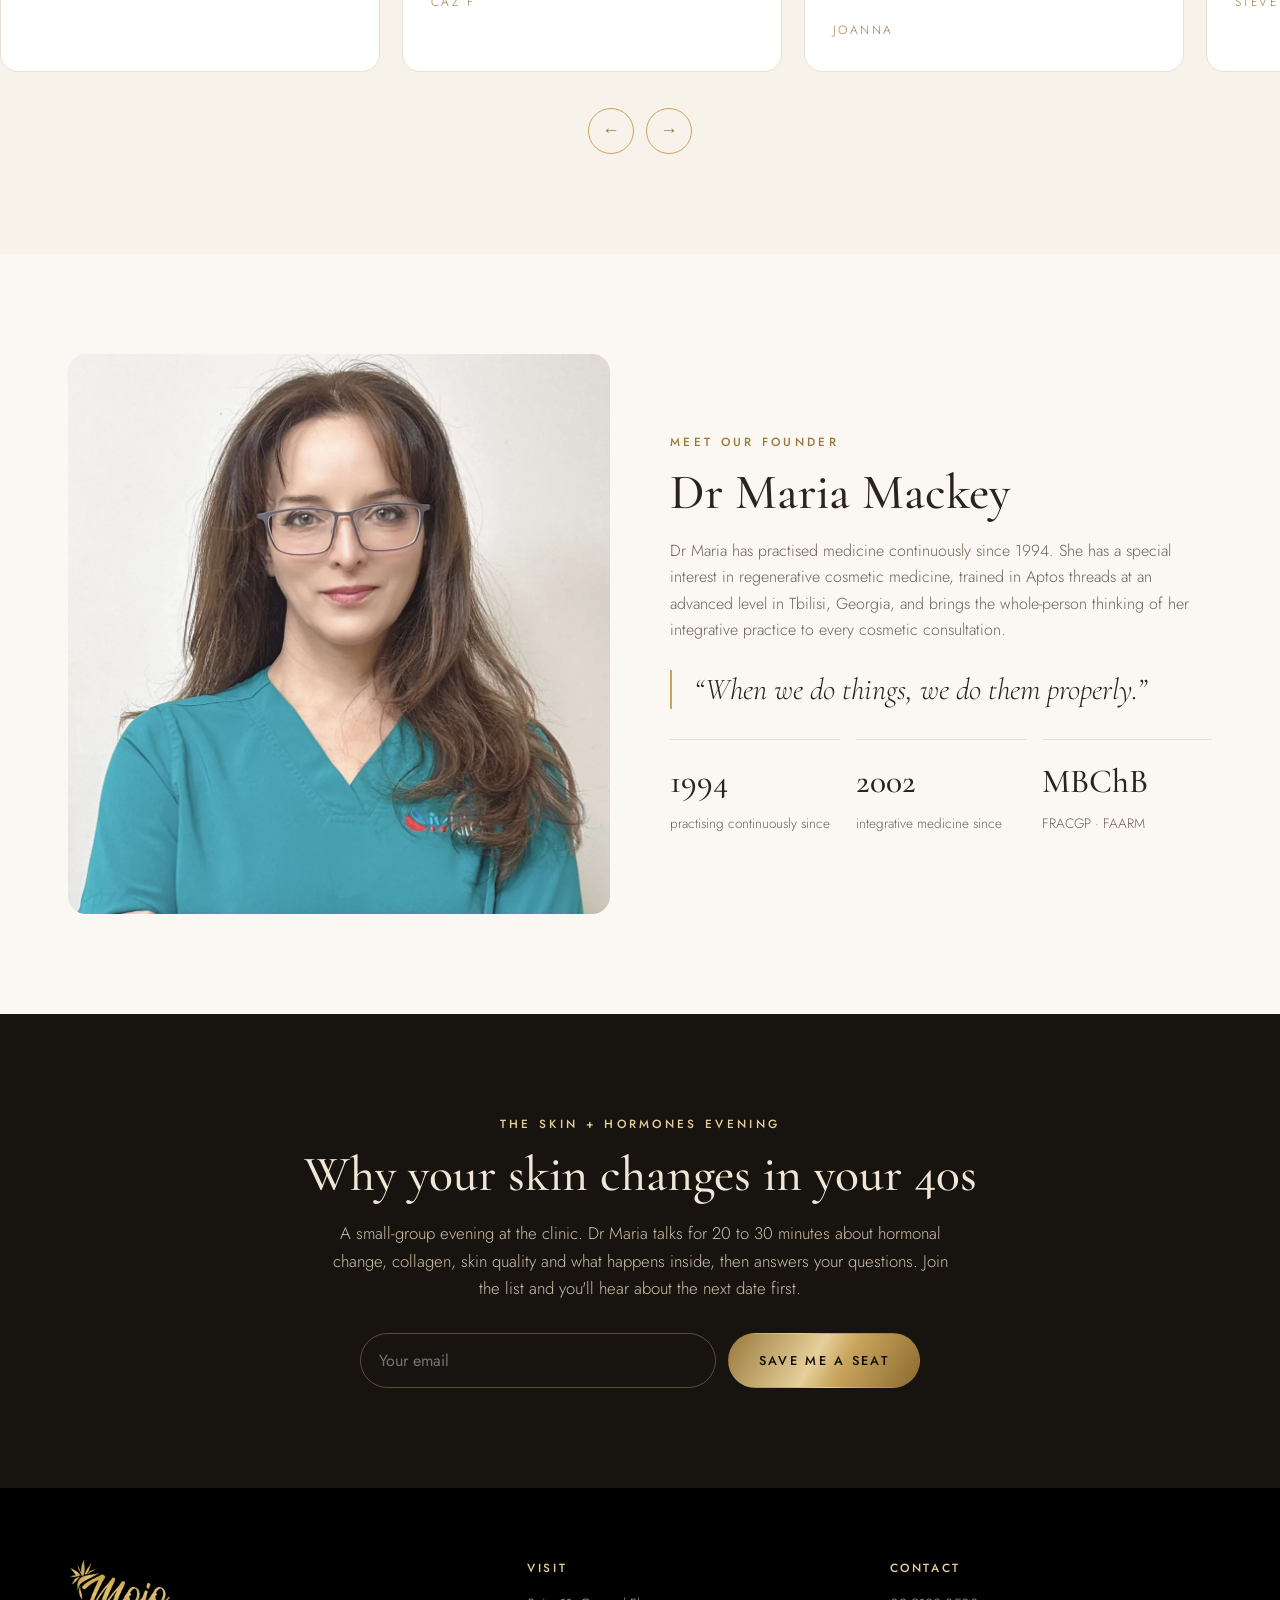
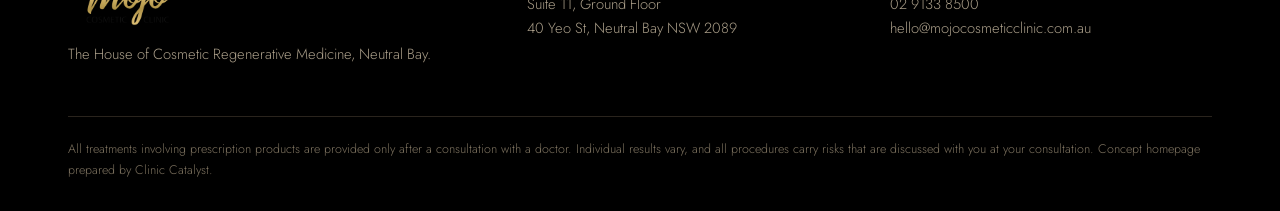
<file: website.html>
<!DOCTYPE html>
<html lang="en-AU">
<head>
<meta charset="utf-8">
<meta name="viewport" content="width=device-width, initial-scale=1">
<meta name="robots" content="noindex,nofollow">
<title>Mojo Cosmetic Clinic | Concept homepage</title>
<link rel="preconnect" href="https://fonts.googleapis.com">
<link rel="preconnect" href="https://fonts.gstatic.com" crossorigin>
<link href="https://fonts.googleapis.com/css2?family=Cormorant+Garamond:ital,wght@0,400;0,500;0,600;1,400;1,500&family=Jost:wght@300;400;500;600&display=swap" rel="stylesheet">
<style>
:root{
  --ink:#0d0b09; --ink2:#17130f; --cream:#f7f2ea; --paper:#fbf8f3; --stone:#e9e1d4;
  --gold:#c9a45c; --gold-lt:#e6cf9a; --gold-dk:#9a7a3c; --text:#2a241d; --muted:#6d6356;
  --gold-grad:linear-gradient(120deg,#9a7a3c 0%,#e6cf9a 45%,#c9a45c 60%,#8a6a30 100%);
}
*{box-sizing:border-box;margin:0;padding:0}
html{scroll-behavior:smooth}
body{font-family:'Jost',sans-serif;font-weight:300;color:var(--text);background:var(--paper);line-height:1.65;overflow-x:hidden}
img{max-width:100%;display:block}
a{color:inherit}
h1,h2,h3{font-family:'Cormorant Garamond',serif;font-weight:500;line-height:1.1}
.wrap{max-width:1200px;margin:0 auto;padding:0 28px}
.eyebrow{font-size:.74rem;letter-spacing:.28em;text-transform:uppercase;color:var(--gold-dk);font-weight:500}
.gold-text{background:var(--gold-grad);-webkit-background-clip:text;background-clip:text;color:transparent}
.btn{display:inline-flex;align-items:center;gap:.6em;padding:15px 30px;border-radius:40px;font-family:'Jost';font-size:.8rem;letter-spacing:.18em;text-transform:uppercase;font-weight:500;text-decoration:none;cursor:pointer;border:1px solid transparent;transition:.35s}
.btn-gold{background:var(--gold-grad);color:var(--ink)}
.btn-gold:hover{filter:brightness(1.08);transform:translateY(-2px)}
.btn-line{border-color:rgba(230,207,154,.55);color:var(--gold-lt)}
.btn-line:hover{background:rgba(230,207,154,.1)}
.btn-dark{background:var(--ink);color:var(--gold-lt)}

/* concept strip */
.concept{background:#000;color:#bfb29c;font-size:.72rem;letter-spacing:.14em;text-transform:uppercase;text-align:center;padding:8px 16px}
.concept a{color:var(--gold-lt)}

/* nav */
nav{position:sticky;top:0;z-index:50;background:rgba(13,11,9,.94);backdrop-filter:blur(8px);border-bottom:1px solid rgba(201,164,92,.18)}
nav .wrap{display:flex;align-items:center;justify-content:space-between;height:74px}
nav .logo img{height:50px;width:auto}
nav ul{display:flex;gap:30px;list-style:none}
nav ul a{color:#e8dfcf;text-decoration:none;font-size:.78rem;letter-spacing:.16em;text-transform:uppercase}
nav ul a:hover{color:var(--gold-lt)}
nav .btn{padding:11px 22px}
.burger{display:none;background:none;border:0;color:var(--gold-lt);font-size:1.6rem;cursor:pointer}

/* hero */
.hero{position:relative;background:var(--ink) url('assets/gold-texture.webp') center/cover;color:#f3ecdf;overflow:hidden}
.hero .wrap{display:grid;grid-template-columns:1fr 1fr;gap:40px;align-items:stretch;min-height:640px}
.hero-copy{padding:90px 0 80px;display:flex;flex-direction:column;justify-content:center}
.hero-copy .eyebrow{color:var(--gold-lt)}
.hero h1{font-size:clamp(2.6rem,5.4vw,4.6rem);margin:18px 0 22px}
.hero h1 em{font-style:italic}
.hero p.lead{font-size:1.12rem;max-width:520px;color:#d9cfbe}
.hero .ctas{display:flex;gap:14px;flex-wrap:wrap;margin-top:34px}
.hero-photo{position:relative;align-self:end}
.hero-photo img{width:100%;height:600px;object-fit:cover;object-position:32% center;border-radius:18px;border:1px solid rgba(201,164,92,.4)}
.hero-photo .tag{position:absolute;left:-24px;bottom:60px;background:rgba(13,11,9,.88);border:1px solid rgba(201,164,92,.45);padding:14px 20px;border-radius:14px;font-size:.85rem;color:#e8dfcf}
.hero-photo .tag b{display:block;font-family:'Cormorant Garamond';font-size:1.3rem;font-weight:500;color:var(--gold-lt)}
.reveal-in{opacity:0;transform:translateY(22px);animation:rin 1s forwards}
.d1{animation-delay:.1s}.d2{animation-delay:.3s}.d3{animation-delay:.5s}.d4{animation-delay:.7s}
@keyframes rin{to{opacity:1;transform:none}}

/* ticker */
.ticker{background:var(--ink2);border-top:1px solid rgba(201,164,92,.25);border-bottom:1px solid rgba(201,164,92,.25);overflow:hidden;white-space:nowrap;padding:16px 0}
.ticker .track{display:inline-flex;gap:46px;animation:tick 38s linear infinite;padding-left:46px}
.ticker span{font-family:'Cormorant Garamond';font-style:italic;font-size:1.25rem;color:var(--gold-lt)}
.ticker span:after{content:"\2726";font-style:normal;margin-left:46px;color:var(--gold-dk);font-size:.8rem}
@keyframes tick{to{transform:translateX(-50%)}}

section{padding:100px 0}
.center{text-align:center}
.sec-title{font-size:clamp(2rem,4vw,3.1rem);margin:14px 0 18px}
.sec-lead{max-width:640px;color:var(--muted);font-size:1.05rem}
.center .sec-lead{margin:0 auto}

/* approach */
.pillars{display:grid;grid-template-columns:repeat(3,1fr);gap:26px;margin-top:56px}
.pillar{background:#fff;border:1px solid var(--stone);border-radius:18px;padding:36px 30px;transition:.4s}
.pillar:hover{transform:translateY(-6px);box-shadow:0 20px 40px -24px rgba(60,40,10,.35)}
.pillar .num{font-family:'Cormorant Garamond';font-size:2.6rem;line-height:1}
.pillar h3{font-size:1.6rem;margin:14px 0 10px}
.pillar p{color:var(--muted);font-size:.97rem}

.done{background:#fff;border-top:1px solid var(--stone)}
.prp .num{font-size:1.9rem}
.prp .pillar p{min-height:0}

.vid video{width:100%;display:block;border-radius:18px;background:#e9e6e2;aspect-ratio:16/9;object-fit:cover}
.vid.arch video{aspect-ratio:4/5;object-position:center;border-radius:18px;height:560px}
.vcap{font-family:'Cormorant Garamond';font-style:italic;font-size:1.25rem;color:var(--muted);margin-top:14px}
.reviews{background:var(--cream);overflow:hidden}
.stars{font-size:1rem;color:var(--muted);margin-bottom:40px}
.stars span{font-size:1.4rem;letter-spacing:.1em;margin-right:6px}
.stars a{color:var(--gold-dk)}
.rv-track{display:flex;gap:22px;overflow-x:auto;scroll-snap-type:x mandatory;padding:0 max(28px,calc((100vw - 1200px)/2 + 28px)) 10px;scrollbar-width:none}
.rv-track::-webkit-scrollbar{display:none}
.rv{flex:0 0 min(380px,82vw);scroll-snap-align:start;background:#fff;border:1px solid var(--stone);border-radius:18px;padding:30px 28px}
.rv blockquote{border:0;padding:0;margin:0 0 18px;font-size:1.35rem}
.rv figcaption{font-size:.75rem;letter-spacing:.2em;text-transform:uppercase;color:var(--gold-dk)}
.rv-nav{display:flex;gap:12px;justify-content:center;margin-top:26px}
.rv-nav button{width:46px;height:46px;border-radius:50%;border:1px solid var(--gold);background:transparent;color:var(--gold-dk);font-size:1.1rem;cursor:pointer}
.rv-nav button:hover{background:var(--gold);color:#fff}
@media (max-width:900px){.vid.arch video{height:420px}}

/* concerns */
.concerns{background:var(--cream)}
.concern-grid{display:grid;grid-template-columns:1fr 1fr;gap:60px;align-items:center;margin-top:40px}
.concern-list{list-style:none;border-top:1px solid var(--stone)}
.concern-list li{border-bottom:1px solid var(--stone)}
.concern-list a{display:flex;justify-content:space-between;align-items:center;padding:22px 4px;text-decoration:none;font-family:'Cormorant Garamond';font-size:1.7rem;transition:.3s}
.concern-list a small{font-family:'Jost';font-size:.72rem;letter-spacing:.2em;text-transform:uppercase;color:var(--muted)}
.concern-list li.on a,.concern-list a:hover{color:var(--gold-dk);padding-left:14px}
.peek{position:relative;aspect-ratio:4/5;border-radius:18px;overflow:hidden;background:var(--stone)}
.peek img{position:absolute;inset:0;width:100%;height:100%;object-fit:cover;object-position:center top;opacity:0;transition:opacity .6s,transform 1.2s;transform:scale(1.05)}
.peek img.on{opacity:1;transform:scale(1)}
.peek .cap{position:absolute;left:20px;right:20px;bottom:20px;background:rgba(13,11,9,.8);color:#efe6d6;padding:16px 18px;border-radius:12px;font-size:.9rem}

/* guide */
.guide{background:var(--ink) url('assets/gold-texture.webp') center/cover;color:#efe6d6}
.guide .wrap{display:grid;grid-template-columns:1fr 1fr;gap:60px;align-items:center}
.guide .eyebrow{color:var(--gold-lt)}
.guide ul{list-style:none;margin:24px 0}
.guide li{padding:10px 0 10px 30px;position:relative;color:#d9cfbe;border-bottom:1px solid rgba(201,164,92,.15)}
.guide li:before{content:"\2726";position:absolute;left:0;color:var(--gold)}
.card-form{background:rgba(251,248,243,.97);color:var(--text);border-radius:20px;padding:38px 34px;box-shadow:0 30px 60px -30px rgba(0,0,0,.7)}
.card-form h3{font-size:1.9rem;margin-bottom:6px}
.card-form p{color:var(--muted);font-size:.95rem;margin-bottom:20px}
.card-form label{display:block;font-size:.72rem;letter-spacing:.18em;text-transform:uppercase;color:var(--muted);margin:14px 0 6px}
.card-form input{width:100%;padding:14px 16px;border:1px solid var(--stone);border-radius:10px;font-family:'Jost';font-size:1rem;background:#fff}
.card-form .btn{width:100%;justify-content:center;margin-top:22px}
.card-form .fine{font-size:.78rem;margin:14px 0 0}
.thanks{display:none}
.thanks ol{margin:16px 0 0 18px;color:var(--text)}
.thanks li{padding:6px 0}

/* buccal */
.split{display:grid;grid-template-columns:1fr 1fr;gap:60px;align-items:center}
.split img{border-radius:18px;height:460px;width:100%;object-fit:cover}
.badge{display:inline-block;background:var(--gold-grad);color:var(--ink);font-size:.7rem;letter-spacing:.2em;text-transform:uppercase;padding:6px 14px;border-radius:30px;font-weight:600}

/* packages */
.packages{background:var(--cream)}
.pk-grid{display:grid;grid-template-columns:repeat(4,1fr);gap:20px;margin-top:50px}
.pk{background:#fff;border:1px solid var(--stone);border-radius:18px;padding:30px 24px;text-align:center;display:flex;flex-direction:column}
.pk h3{font-size:1.45rem;margin-bottom:6px}
.pk .sess{min-height:2.8em;font-size:.8rem;letter-spacing:.14em;text-transform:uppercase;color:var(--muted)}
.pk .price{font-family:'Cormorant Garamond';font-size:2.5rem;margin:14px 0 2px}
.pk .save{font-size:.85rem;color:var(--gold-dk);margin-bottom:18px}
.pk .btn{margin-top:auto;justify-content:center;padding:12px 18px}
.pk .concern{font-family:'Cormorant Garamond';font-style:italic;font-size:1.35rem;line-height:1.25;color:var(--text);margin-bottom:14px;min-height:5em}
.pk-stack{max-width:760px;margin:46px auto 0;background:#fff;border:1px solid var(--stone);border-radius:18px;padding:34px 30px;text-align:left}
.pk-stack ul{list-style:none;margin:14px 0 18px}
.pk-stack li{padding:9px 0 9px 26px;border-bottom:1px solid var(--stone);position:relative}
.pk-stack li:before{content:"\2726";position:absolute;left:0;color:var(--gold)}
.pk-stack .fine{font-size:.78rem;color:var(--muted);margin-bottom:18px}
.pk-stack .btn{white-space:normal;text-align:center}

/* doctor */
.doctor .split img{height:560px;object-position:center top;border-radius:18px}
blockquote{font-family:'Cormorant Garamond';font-style:italic;font-size:1.9rem;line-height:1.3;margin:26px 0;padding-left:22px;border-left:2px solid var(--gold)}
.facts{display:grid;grid-template-columns:repeat(3,1fr);gap:16px;margin-top:30px}
.fact{border-top:1px solid var(--stone);padding-top:14px}
.fact b{display:block;font-family:'Cormorant Garamond';font-size:2.1rem;font-weight:500}
.fact span{font-size:.85rem;color:var(--muted)}

/* evenings */
.evenings{background:var(--ink2);color:#efe6d6}
.evenings .eyebrow{color:var(--gold-lt)}
.ev-form{display:flex;gap:12px;max-width:560px;margin:30px auto 0;flex-wrap:wrap;justify-content:center}
.ev-form input{flex:1 1 240px;padding:15px 18px;border-radius:40px;border:1px solid rgba(201,164,92,.4);background:transparent;color:#fff;font-family:'Jost';font-size:1rem}
.ev-done{display:none;margin-top:24px;color:var(--gold-lt)}

/* room */
.room img{width:min(100%,520px);height:auto;margin:0 auto;border-radius:18px;border:1px solid rgba(201,164,92,.4)}

footer{background:#000;color:#a99d88;padding:70px 0 30px;font-size:.92rem}
footer .cols{display:grid;grid-template-columns:1.3fr 1fr 1fr;gap:40px}
footer img{height:70px;width:auto;margin-bottom:14px}
footer h4{font-family:'Jost';font-size:.74rem;letter-spacing:.22em;text-transform:uppercase;color:var(--gold-lt);font-weight:500;margin-bottom:14px}
footer a{text-decoration:none}
footer .legal{border-top:1px solid #2a241d;margin-top:50px;padding-top:22px;font-size:.78rem;color:#7d725f}

.reveal{opacity:0;transform:translateY(30px);transition:1s cubic-bezier(.2,.7,.2,1)}
.reveal.in{opacity:1;transform:none}

@media (max-width:900px){
  nav ul{display:none}
  nav ul.open{display:flex;flex-direction:column;position:absolute;top:74px;left:0;right:0;background:var(--ink);padding:24px 28px;gap:18px}
  .burger{display:block}
  nav .btn{display:none}
  .hero .wrap,.concern-grid,.guide .wrap,.split{grid-template-columns:1fr}
  .hero .wrap{min-height:0}
  .hero-copy{padding:60px 0 20px}
  .hero-photo img{height:440px}
  .hero-photo .tag{left:12px;bottom:24px}
  .pillars{grid-template-columns:1fr}
  .pk-grid{grid-template-columns:1fr 1fr}
  .peek{max-height:460px}
  .split img,.doctor .split img{height:400px}
  .room img{height:auto;width:min(100%,340px)}
  footer .cols{grid-template-columns:1fr}
  section{padding:70px 0}
}
@media (max-width:520px){
  .wrap{padding:0 18px}
  .pk-grid{grid-template-columns:1fr}
  .facts{grid-template-columns:1fr 1fr}
  .concern-list a{font-size:1.4rem}
  blockquote{font-size:1.5rem}
  .card-form{padding:28px 22px}
}
</style>
</head>
<body>

<div class="concept">Concept homepage by Clinic Catalyst for Mojo Cosmetic Clinic &middot; <a href="index.html">Back to your plan</a></div>

<nav>
  <div class="wrap">
    <a class="logo" href="#top"><img src="assets/mojo-logo.webp" alt="Mojo Cosmetic Clinic"></a>
    <ul id="menu">
      <li><a href="#approach">Approach</a></li>
      <li><a href="#prp">PRP</a></li>
      <li><a href="#concerns">Concerns</a></li>
      <li><a href="#guide">Free guide</a></li>
      <li><a href="#packages">Packages</a></li>
      <li><a href="#reviews">Reviews</a></li>
      <li><a href="#doctor">Dr Maria</a></li>
    </ul>
    <a class="btn btn-gold" href="https://www.fresha.com/book-now/mojo-cosmetic-clinic-iewphnsx/all-offer?share=true&pId=2636291" target="_blank" rel="noopener">Book now</a>
    <button class="burger" aria-label="Menu" onclick="document.getElementById('menu').classList.toggle('open')">&#9776;</button>
  </div>
</nav>

<header class="hero" id="top">
  <div class="wrap">
    <div class="hero-copy">
      <div class="eyebrow reveal-in d1">Doctor-led &middot; Skin biology first &middot; Neutral Bay</div>
      <h1 class="reveal-in d2">Your skin has changed. <em class="gold-text">Let's find out why.</em></h1>
      <p class="lead reveal-in d3">Thinner, duller, not quite like you? You don't want to look done. You want to look like yourself again. Dr Maria starts with what is happening underneath your skin, then recommends regenerative treatments only where they suit you.</p>
      <div class="ctas reveal-in d4">
        <a class="btn btn-gold" href="https://www.fresha.com/book-now/mojo-cosmetic-clinic-iewphnsx/all-offer?share=true&pId=2636291" target="_blank" rel="noopener">Book your consultation</a>
        <a class="btn btn-line" href="quiz.html">Take the 2-minute skin quiz</a>
      </div>
    </div>
    <div class="hero-photo reveal-in d3">
      <img src="assets/clinic-room.webp" alt="Dr Maria Mackey in consultation with a client at Mojo Cosmetic Clinic, Neutral Bay">
      <div class="tag"><b>Dr Maria Mackey</b>Founder &middot; practising medicine since 1994</div>
    </div>
  </div>
</header>

<div class="ticker" aria-hidden="true"><div class="track">
  <span>Concentrated PRP</span><span>Aptos thread lifting</span><span>SQT Bio-Microneedling</span><span>Buccal facial massage</span><span>Onda body contouring</span><span>LED therapy</span><span>Skin needling</span><span>Clinical peels</span>
  <span>Concentrated PRP</span><span>Aptos thread lifting</span><span>SQT Bio-Microneedling</span><span>Buccal facial massage</span><span>Onda body contouring</span><span>LED therapy</span><span>Skin needling</span><span>Clinical peels</span>
</div></div>

<section id="approach">
  <div class="wrap center">
    <div class="eyebrow reveal">What you might be noticing</div>
    <h2 class="sec-title reveal">Skin from within</h2>
    <p class="sec-lead reveal">Hormones, nutrients, gut health and inflammation all show up in your skin. Dr Maria looks at the whole picture first, then at what your face actually needs. Every option, cost and risk is explained before you decide.</p>
    <div class="pillars">
      <div class="pillar reveal"><div class="num gold-text">01</div><h3>&ldquo;My skin looks thinner and less like me&rdquo;</h3><p>Dr Maria may talk you through regenerative PRP. A small sample of your own blood is prepared using the Emcyte PurePRP system, a closed-system device that produces a high-concentration platelet preparation. Not all PRP is prepared the same way, and we will show you the difference.</p></div>
      <div class="pillar reveal"><div class="num gold-text">02</div><h3>&ldquo;My jawline and neck feel looser&rdquo;</h3><p>Dr Maria may talk you through threads. Aptos threads are absorbable threads placed in the deeper layers of the skin to lift and prompt your body's own collagen response. Dr Maria trained in Aptos at an advanced level in Tbilisi, Georgia.</p></div>
      <div class="pillar reveal"><div class="num gold-text">03</div><h3>&ldquo;My skin looks dull, tired or uneven&rdquo;</h3><p>Your skin therapist may suggest SQT, skin needling, peels or LED, planned as a short course and reviewed as you go.</p></div>
    </div>
  </div>
</section>

<section class="done" id="done">
  <div class="wrap center">
    <div class="eyebrow reveal">A word from Dr Maria</div>
    <h2 class="sec-title reveal">I don't want to look done</h2>
    <blockquote class="reveal" style="max-width:820px;margin:26px auto;text-align:left">&ldquo;The most common thing patients say at their first cosmetic consultation is that they do not want to look done. They want to look like the version of themselves they recognise.&rdquo;</blockquote>
    <p class="sec-lead reveal">You don't have to. Regenerative cosmetic medicine isn't about turning you into somebody else. It starts with understanding your skin, your face and your goals.</p>
    <div class="vid reveal" style="max-width:760px;margin:40px auto 0">
      <video controls playsinline preload="metadata" poster="assets/maria-intro-edit-poster.jpg"><source src="assets/maria-intro-edit.mp4" type="video/mp4"></video>
      <p class="vcap">Meet Dr Maria Mackey: why she went into wellness medicine.</p>
    </div>
  </div>
</section>

<section class="concerns" id="concerns">
  <div class="wrap">
    <div class="eyebrow reveal">Start with your concern</div>
    <h2 class="sec-title reveal">What would you like to talk about?</h2>
    <div class="concern-grid">
      <ul class="concern-list" id="clist">
        <li class="on" data-img="0" data-cap="“My skin suddenly looks thinner, duller and different.” A regenerative skin consultation starts with why."><a href="#prp">My skin has changed <small>Skin consult</small></a></li>
        <li data-img="1" data-cap="“I don't necessarily want filler. What else can I do?” Dr Maria talks you through the regenerative options."><a href="#prp">I don't want filler <small>PRP &middot; SQT</small></a></li>
        <li data-img="0" data-cap="Facial laxity. A consultation with a doctor maps whether threads, PRP or a combination suits your skin."><a href="#guide">Facial laxity <small>Threads &middot; PRP</small></a></li>
        <li data-img="2" data-cap="Tension and puffiness in the face. Our new buccal facial massage works from inside and outside the cheeks."><a href="#buccal">Facial tension <small>Buccal massage</small></a></li>
        <li data-img="3" data-cap="Thinning hair. Emcyte PRP for the scalp is discussed at a consultation with a doctor."><a href="#prp">Thinning hair <small>PRP</small></a></li>
      </ul>
      <div class="peek reveal">
        <img class="on" src="assets/concern-laxity.webp" alt="">
        <img src="assets/concern-glow.webp" alt="">
        <img src="assets/concern-facial.webp" alt="">
        <img src="assets/concern-iv.webp" alt="">
        <div class="cap" id="cap">Skin laxity. A consultation with a doctor maps whether threads, PRP or a combination suits your skin.</div>
      </div>
    </div>
  </div>
</section>

<section class="prp" id="prp">
  <div class="wrap center">
    <div class="eyebrow reveal">When your skin looks thinner</div>
    <h2 class="sec-title reveal">&ldquo;Is PRP right for my skin?&rdquo;</h2>
    <p class="sec-lead reveal">It's one of the first questions women ask when their skin starts to thin. Not all PRP is prepared the same way. If you're researching it you'll come across three different terms. They describe genuinely different preparations, and it's worth knowing which one you're being offered.</p>
    <div class="pillars">
      <div class="pillar reveal"><div class="num gold-text">PRP</div><h3>Standard PRP</h3><p>Typically prepared in a glass test tube.</p></div>
      <div class="pillar reveal" style="border-color:var(--gold)"><div class="num gold-text">Emcyte</div><h3>Emcyte PurePRP</h3><p>Prepared in an FDA-cleared closed-system device, producing a high-concentration platelet preparation. This is what we use at Mojo.</p></div>
      <div class="pillar reveal"><div class="num gold-text">PRF</div><h3>Platelet rich fibrin</h3><p>A different preparation again, with its own process and uses.</p></div>
    </div>
    <p class="reveal" style="margin-top:36px"><a class="btn btn-dark" href="https://www.fresha.com/book-now/mojo-cosmetic-clinic-iewphnsx/all-offer?share=true&pId=2636291" target="_blank" rel="noopener">Book a regenerative skin consultation</a></p>
  </div>
</section>

<section class="guide" id="guide">
  <div class="wrap">
    <div>
      <div class="eyebrow reveal">Free guide from Dr Maria</div>
      <h2 class="sec-title reveal">"My skin has changed, and it doesn't look like me anymore."</h2>
      <p class="reveal" style="color:#d9cfbe">If that sounds familiar, take the 2-minute skin check. You'll get a starting point for your consultation and Dr Maria's free guide, <em>Why your skin changed after 40, and what a doctor looks at first</em>. It covers:</p>
      <ul class="reveal">
        <li>The small changes most women notice first</li>
        <li>What can be happening underneath, from hormones to collagen</li>
        <li>What "regenerative care" actually means, in plain words</li>
        <li>What to look for in a clinic, and the questions to ask</li>
      </ul>
    </div>
    <div class="card-form reveal">
      <img src="assets/guide-cover.png" alt="Cover of Dr Maria Mackey's free guide: Why your skin changed after 40, and what a doctor looks at first" style="width:100%;max-width:260px;margin:0 auto 18px;border-radius:12px;display:block">
      <h3>Take the skin check</h3>
      <p>Six quick questions, then your starting point, a short video from Dr Maria and the guide to download.</p>
      <a class="btn btn-dark" href="quiz.html" style="width:100%;justify-content:center">Start the 2-minute skin check</a>
      <p class="fine">For people 18 and over. A starting point to talk through, not medical advice. Every treatment is decided with a doctor at a consultation.</p>
    </div>
  </div>
</section>

<section id="buccal">
  <div class="wrap split">
    <img class="reveal" src="assets/concern-facial.webp" alt="Facial massage treatment">
    <div>
      <span class="badge reveal">New at Mojo</span>
      <h2 class="sec-title reveal">&ldquo;My face feels tight, puffy and tired&rdquo;</h2>
      <p class="reveal" style="color:var(--muted)">If you carry the week in your jaw and cheeks, ask about our buccal facial massage: a deep facial massage that works from both inside and outside the cheeks to release tension held in the face. Our skin therapist Grace has just completed her training, and it sits beautifully alongside our regenerative treatments.</p>
      <p class="reveal" style="margin:26px 0"><a class="btn btn-gold" href="https://www.fresha.com/book-now/mojo-cosmetic-clinic-iewphnsx/all-offer?share=true&pId=2636291" target="_blank" rel="noopener">Book a buccal facial</a> <a class="btn btn-dark" href="buccal.html" style="margin-left:8px">Learn more</a></p>
    </div>
  </div>
</section>

<section class="packages" id="packages">
  <div class="wrap center">
    <div class="eyebrow reveal">Courses, chosen by what you've noticed</div>
    <h2 class="sec-title reveal">Start with what's bothering you</h2>
    <p class="sec-lead reveal">Skin changes over weeks, not days, so most plans here are a short course of three sessions, spaced to suit your skin. Find what you've noticed, and your course is built around it at your consultation.</p>
    <div class="pk-grid">
      <div class="pk reveal"><div class="concern">&ldquo;My skin looks dull and tired, even after a good sleep&rdquo;</div><div class="sess">Clinical peels &middot; course of 3</div><div class="price">$450</div><div class="save">Save $75 on single sessions</div><a class="btn btn-dark" href="https://www.fresha.com/book-now/mojo-cosmetic-clinic-iewphnsx/all-offer?share=true&amp;pId=2636291" target="_blank" rel="noopener">Book a consultation</a></div>
      <div class="pk reveal"><div class="concern">&ldquo;I've got fine lines, rough texture or old scarring&rdquo;</div><div class="sess">Skin needling &middot; course of 3</div><div class="price">$950</div><div class="save">Save $100 on single sessions</div><a class="btn btn-dark" href="https://www.fresha.com/book-now/mojo-cosmetic-clinic-iewphnsx/all-offer?share=true&amp;pId=2636291" target="_blank" rel="noopener">Book a consultation</a></div>
      <div class="pk reveal"><div class="concern">&ldquo;My skin feels stressed and needs calming between treatments&rdquo;</div><div class="sess">LED therapy &middot; course of 3</div><div class="price">$269</div><div class="save">Save $61 on single sessions</div><a class="btn btn-dark" href="https://www.fresha.com/book-now/mojo-cosmetic-clinic-iewphnsx/all-offer?share=true&amp;pId=2636291" target="_blank" rel="noopener">Book a consultation</a></div>
      <div class="pk reveal"><div class="concern">&ldquo;My skin looks thinner and doesn't look like me anymore&rdquo;</div><div class="sess">Regenerative PRP &middot; course of 3</div><div class="price">$2,850</div><div class="save">Doctor consultation first</div><a class="btn btn-dark" href="https://www.fresha.com/book-now/mojo-cosmetic-clinic-iewphnsx/all-offer?share=true&amp;pId=2636291" target="_blank" rel="noopener">Book a consultation</a></div>
    </div>
    <div class="pk-stack reveal">
      <div class="eyebrow">Every course includes</div>
      <ul>
        <li>A consultation first, so your course starts with your skin, not a menu</li>
        <li>Three sessions, spaced in rhythm with how your skin renews</li>
        <li>Take-home care guidance between sessions</li>
        <li>Progress photos for your file, so you can see the change for yourself</li>
        <li>A review at the end, and a plan for what comes next</li>
      </ul>
      <p class="fine">Prices from Mojo's current packages. Inclusions to be confirmed by the clinic. Every treatment carries risks, which are explained at your consultation. 18+.</p>
      <a class="btn btn-gold" href="quiz.html">Not sure where to start? Take the 2-minute skin check</a>
      <p style="margin-top:14px;color:var(--muted)">Or call 02 9133 8500 to book.</p>
    </div>
  </div>
</section>

<section class="reviews" id="reviews">
  <div class="wrap center">
    <div class="eyebrow reveal">Reviews</div>
    <h2 class="sec-title reveal">In our clients' words</h2>
    <div class="stars reveal"><span class="gold-text">&#9733;&#9733;&#9733;&#9733;&#9733;</span> 5.0 on Google &middot; <a href="https://www.google.com/maps/search/?api=1&query=Mojo%20Cosmetic%20Clinic&query_place_id=ChIJhWj_7g2vEmsRCBUsDreKfso" target="_blank" rel="noopener">read every review</a></div>
  </div>
  <div class="rv-track reveal" id="rv">
    <figure class="rv"><blockquote>&ldquo;The service at Mojo was excellent from the greeting at the front desk through to Grace's treatment.&rdquo;</blockquote><figcaption>Debra Player</figcaption></figure>
    <figure class="rv"><blockquote>&ldquo;Huge thank you to Grace for the amazing buccal massage! She was very attentive and responsive, providing more or less pressure as I needed.&rdquo;</blockquote><figcaption>Caz F</figcaption></figure>
    <figure class="rv"><blockquote>&ldquo;A relaxing and delightful experience under confident intuitive hands. I'd highly recommend this place for the quality of treatments and the exceptional customer care.&rdquo;</blockquote><figcaption>Joanna</figcaption></figure>
    <figure class="rv"><blockquote>&ldquo;Grace was fantastic with a fun sense of humour and a serious side when it mattered. She made me feel comfortable throughout the 2 hour treatment.&rdquo;</blockquote><figcaption>Steve Mcaree</figcaption></figure>
    <figure class="rv"><blockquote>&ldquo;I had a lovely experience with the wonderful Grace. She is warm and welcoming.&rdquo;</blockquote><figcaption>Kristina Holmes</figcaption></figure>
    <figure class="rv"><blockquote>&ldquo;Amazing customer service and the staff are incredible!! Will definitely be going again!&rdquo;</blockquote><figcaption>Livia Player</figcaption></figure>
  </div>
  <div class="rv-nav"><button aria-label="Previous review" onclick="rvGo(-1)">&#8592;</button><button aria-label="Next review" onclick="rvGo(1)">&#8594;</button></div>
</section>

<section class="doctor" id="doctor">
  <div class="wrap split">
    <img class="reveal" src="assets/dr-maria.webp" alt="Dr Maria Mackey, founder of Mojo Cosmetic Clinic">
    <div>
      <div class="eyebrow reveal">Meet our founder</div>
      <h2 class="sec-title reveal">Dr Maria Mackey</h2>
      <p class="reveal" style="color:var(--muted)">Dr Maria has practised medicine continuously since 1994. She has a special interest in regenerative cosmetic medicine, trained in Aptos threads at an advanced level in Tbilisi, Georgia, and brings the whole-person thinking of her integrative practice to every cosmetic consultation.</p>
      <blockquote class="reveal">&ldquo;When we do things, we do them properly.&rdquo;</blockquote>
      <div class="facts">
        <div class="fact reveal"><b>1994</b><span>practising continuously since</span></div>
        <div class="fact reveal"><b>2002</b><span>integrative medicine since</span></div>
        <div class="fact reveal"><b>MBChB</b><span>FRACGP &middot; FAARM</span></div>
      </div>
    </div>
  </div>
</section>

<section class="evenings center" id="evenings">
  <div class="wrap">
    <div class="eyebrow reveal">The Skin + Hormones Evening</div>
    <h2 class="sec-title reveal">Why your skin changes in your 40s</h2>
    <p class="sec-lead reveal" style="color:#cdbfa8">A small-group evening at the clinic. Dr Maria talks for 20 to 30 minutes about hormonal change, collagen, skin quality and what happens inside, then answers your questions. Join the list and you'll hear about the next date first.</p>
    <form class="ev-form" onsubmit="document.querySelector('.ev-done').style.display='block';this.style.display='none';return false">
      <input type="email" placeholder="Your email" required aria-label="Email">
      <button class="btn btn-gold" type="submit">Save me a seat</button>
    </form>
    <p class="ev-done">You're on the list. In the live version, reminders go out automatically at four weeks, one week and on the day.</p>
  </div>
</section>


<footer>
  <div class="wrap">
    <div class="cols">
      <div><img src="assets/mojo-logo.webp" alt="Mojo Cosmetic Clinic"><p>The House of Cosmetic Regenerative Medicine, Neutral Bay.</p></div>
      <div><h4>Visit</h4><p>Suite 11, Ground Floor<br>40 Yeo St, Neutral Bay NSW 2089</p></div>
      <div><h4>Contact</h4><p><a href="tel:+61291338500">02 9133 8500</a><br><a href="mailto:hello@mojocosmeticclinic.com.au">hello@mojocosmeticclinic.com.au</a></p></div>
    </div>
    <div class="legal">All treatments involving prescription products are provided only after a consultation with a doctor. Individual results vary, and all procedures carry risks that are discussed with you at your consultation. Concept homepage prepared by Clinic Catalyst.</div>
  </div>
</footer>

<script>
// scroll reveal
const io=new IntersectionObserver(es=>es.forEach(e=>{if(e.isIntersecting){e.target.classList.add('in');io.unobserve(e.target)}}),{threshold:.12});
document.querySelectorAll('.reveal').forEach(el=>io.observe(el));
// concern hover
const imgs=document.querySelectorAll('.peek img'),cap=document.getElementById('cap');
document.querySelectorAll('#clist li').forEach(li=>{
  const go=()=>{document.querySelectorAll('#clist li').forEach(x=>x.classList.remove('on'));li.classList.add('on');
    imgs.forEach((im,i)=>im.classList.toggle('on',i==li.dataset.img));cap.textContent=li.dataset.cap};
  li.addEventListener('mouseenter',go);li.addEventListener('focusin',go);
});
// reviews carousel
const rv=document.getElementById('rv');
function rvGo(d){const c=rv.querySelector('.rv');rv.scrollBy({left:d*(c.offsetWidth+22),behavior:'smooth'})}
let rvT=setInterval(()=>{if(rv.scrollLeft+rv.clientWidth>=rv.scrollWidth-5)rv.scrollTo({left:0,behavior:'smooth'});else rvGo(1)},5000);
rv.addEventListener('pointerdown',()=>clearInterval(rvT));
// guide form
function guideDone(e){e.preventDefault();document.getElementById('gform').style.display='none';document.getElementById('gthanks').style.display='block';return false}
// close mobile menu on click
document.querySelectorAll('#menu a').forEach(a=>a.addEventListener('click',()=>document.getElementById('menu').classList.remove('open')));
</script>
</body>
</html>
</file>
<file: assets/funnel.css>
/* Mojo Cosmetic Clinic - funnel pages (quiz, guide, results library, buccal, nurture). Concept by Clinic Catalyst. */
:root{
  --ink:#0d0b09; --ink2:#17130f; --cream:#f7f2ea; --paper:#fbf8f3; --stone:#e9e1d4;
  --gold:#c9a45c; --gold-lt:#e6cf9a; --gold-dk:#9a7a3c; --text:#2a241d; --muted:#6d6356;
  --gold-grad:linear-gradient(120deg,#9a7a3c 0%,#e6cf9a 45%,#c9a45c 60%,#8a6a30 100%);
  --r:18px;
}
*{box-sizing:border-box;margin:0;padding:0}
html{scroll-behavior:smooth}
body{font-family:'Jost',sans-serif;font-weight:300;color:var(--text);background:var(--paper);line-height:1.65;overflow-x:hidden;font-size:17px}
img,video{max-width:100%;display:block}
a{color:inherit}
h1,h2,h3{font-family:'Cormorant Garamond',serif;font-weight:500;line-height:1.1}
h1{font-size:clamp(2.3rem,5.2vw,4.2rem)}
h2{font-size:clamp(1.9rem,3.6vw,2.9rem);margin:10px 0 16px}
h3{font-size:1.45rem;margin-bottom:6px}
h1 em,h2 em{font-style:italic}
b,strong{font-weight:500}
.wrap{max-width:1120px;margin:0 auto;padding:0 24px}
.narrow{max-width:760px}
section{padding:84px 0}
.eyebrow{font-size:.74rem;letter-spacing:.28em;text-transform:uppercase;color:var(--gold-dk);font-weight:500}
.dark .eyebrow{color:var(--gold-lt)}
.gold-text{background:var(--gold-grad);-webkit-background-clip:text;background-clip:text;color:transparent}
.lead{font-size:1.12rem;color:var(--muted);max-width:680px}
.dark{background:var(--ink) url('gold-texture.webp') center/cover;color:#efe7da}
.dark .lead{color:#d6ccbb}
.cream{background:var(--cream)}
.btn{display:inline-flex;align-items:center;justify-content:center;gap:.6em;padding:15px 30px;border-radius:40px;font-family:'Jost';font-size:.8rem;letter-spacing:.18em;text-transform:uppercase;font-weight:500;text-decoration:none;cursor:pointer;border:1px solid transparent;transition:.3s;text-align:center}
.btn-gold{background:var(--gold-grad);color:var(--ink)}
.btn-gold:hover{filter:brightness(1.08);transform:translateY(-2px)}
.btn-line{border-color:rgba(201,164,92,.6);color:var(--gold-dk);background:transparent}
.dark .btn-line{color:var(--gold-lt);border-color:rgba(230,207,154,.55)}
.btn-line:hover{background:rgba(201,164,92,.1)}
.btn-dark{background:var(--ink);color:var(--gold-lt)}
.btns{display:flex;gap:12px;flex-wrap:wrap;margin-top:28px}

/* top bar + concept strip */
.concept{background:#000;color:#bfb29c;font-size:.7rem;letter-spacing:.14em;text-transform:uppercase;text-align:center;padding:8px 16px}
.concept a{color:var(--gold-lt)}
.top{background:rgba(13,11,9,.96);border-bottom:1px solid rgba(201,164,92,.2)}
.top .wrap{display:flex;align-items:center;justify-content:space-between;height:70px;gap:16px}
.top img{height:44px;width:auto}
.top a.small{color:#e8dfcf;font-size:.74rem;letter-spacing:.16em;text-transform:uppercase;text-decoration:none}

/* cards */
.card{background:#fff;border:1px solid var(--stone);border-radius:var(--r);padding:28px}
.grid2{display:grid;grid-template-columns:repeat(2,1fr);gap:22px}
.grid3{display:grid;grid-template-columns:repeat(3,1fr);gap:22px}
.media{border-radius:var(--r);overflow:hidden;border:1px solid rgba(201,164,92,.35);background:#e9e6e2}
.media video,.media img{width:100%;aspect-ratio:16/9;object-fit:cover}
.note{font-size:.82rem;color:var(--muted);border-left:2px solid var(--gold);padding:8px 14px;margin-top:22px;background:rgba(201,164,92,.07);border-radius:0 10px 10px 0}
.dark .note{color:#cfc4b1;background:rgba(230,207,154,.08)}
.review-flag{display:inline-block;font-size:.66rem;letter-spacing:.16em;text-transform:uppercase;background:#f3e6c9;color:#6b5320;padding:5px 12px;border-radius:20px;font-weight:500}
.ticks{list-style:none;margin:14px 0}
.ticks li{padding:9px 0 9px 30px;position:relative;border-bottom:1px solid var(--stone)}
.ticks li:before{content:"";position:absolute;left:2px;top:17px;width:14px;height:8px;border-left:2px solid var(--gold-dk);border-bottom:2px solid var(--gold-dk);transform:rotate(-45deg)}
.dark .ticks li{border-color:rgba(230,207,154,.18)}
.dark .ticks li:before{border-color:var(--gold-lt)}
.confirm{background:#fff4dc;color:#7a5a1c;font-size:.8em;padding:1px 7px;border-radius:6px;white-space:nowrap}

/* value stack */
.stack{background:#fff;border:1px solid rgba(201,164,92,.45);border-radius:var(--r);overflow:hidden}
.stack-head{background:var(--ink);color:#efe7da;padding:24px 28px}
.stack-head .eyebrow{color:var(--gold-lt)}
.stack-head h3{font-size:1.7rem;margin-top:6px}
.stack-body{padding:8px 28px 26px}
.stack-row{display:flex;justify-content:space-between;gap:16px;padding:14px 0;border-bottom:1px solid var(--stone)}
.stack-row span:last-child{color:var(--gold-dk);white-space:nowrap;font-weight:400}
.stack-total{display:flex;justify-content:space-between;align-items:flex-end;gap:16px;padding:18px 0 4px;flex-wrap:wrap}
.price{font-family:'Cormorant Garamond';font-size:2.4rem;line-height:1}
.was{color:var(--muted);text-decoration:line-through;font-size:1rem;margin-right:8px}

/* footer */
footer{background:var(--ink);color:#a99d8a;font-size:.82rem;padding:40px 0}
footer p{max-width:820px;margin-bottom:10px}
footer a{color:var(--gold-lt)}

@media (max-width:860px){
  .grid2,.grid3{grid-template-columns:1fr}
  section{padding:60px 0}
  body{font-size:16px}
}
@media (max-width:520px){
  .wrap{padding:0 16px}
  .btn{width:100%}
  .top img{height:36px}
  .stack-head,.stack-body{padding-left:18px;padding-right:18px}
  .card{padding:22px}
}
</file>
